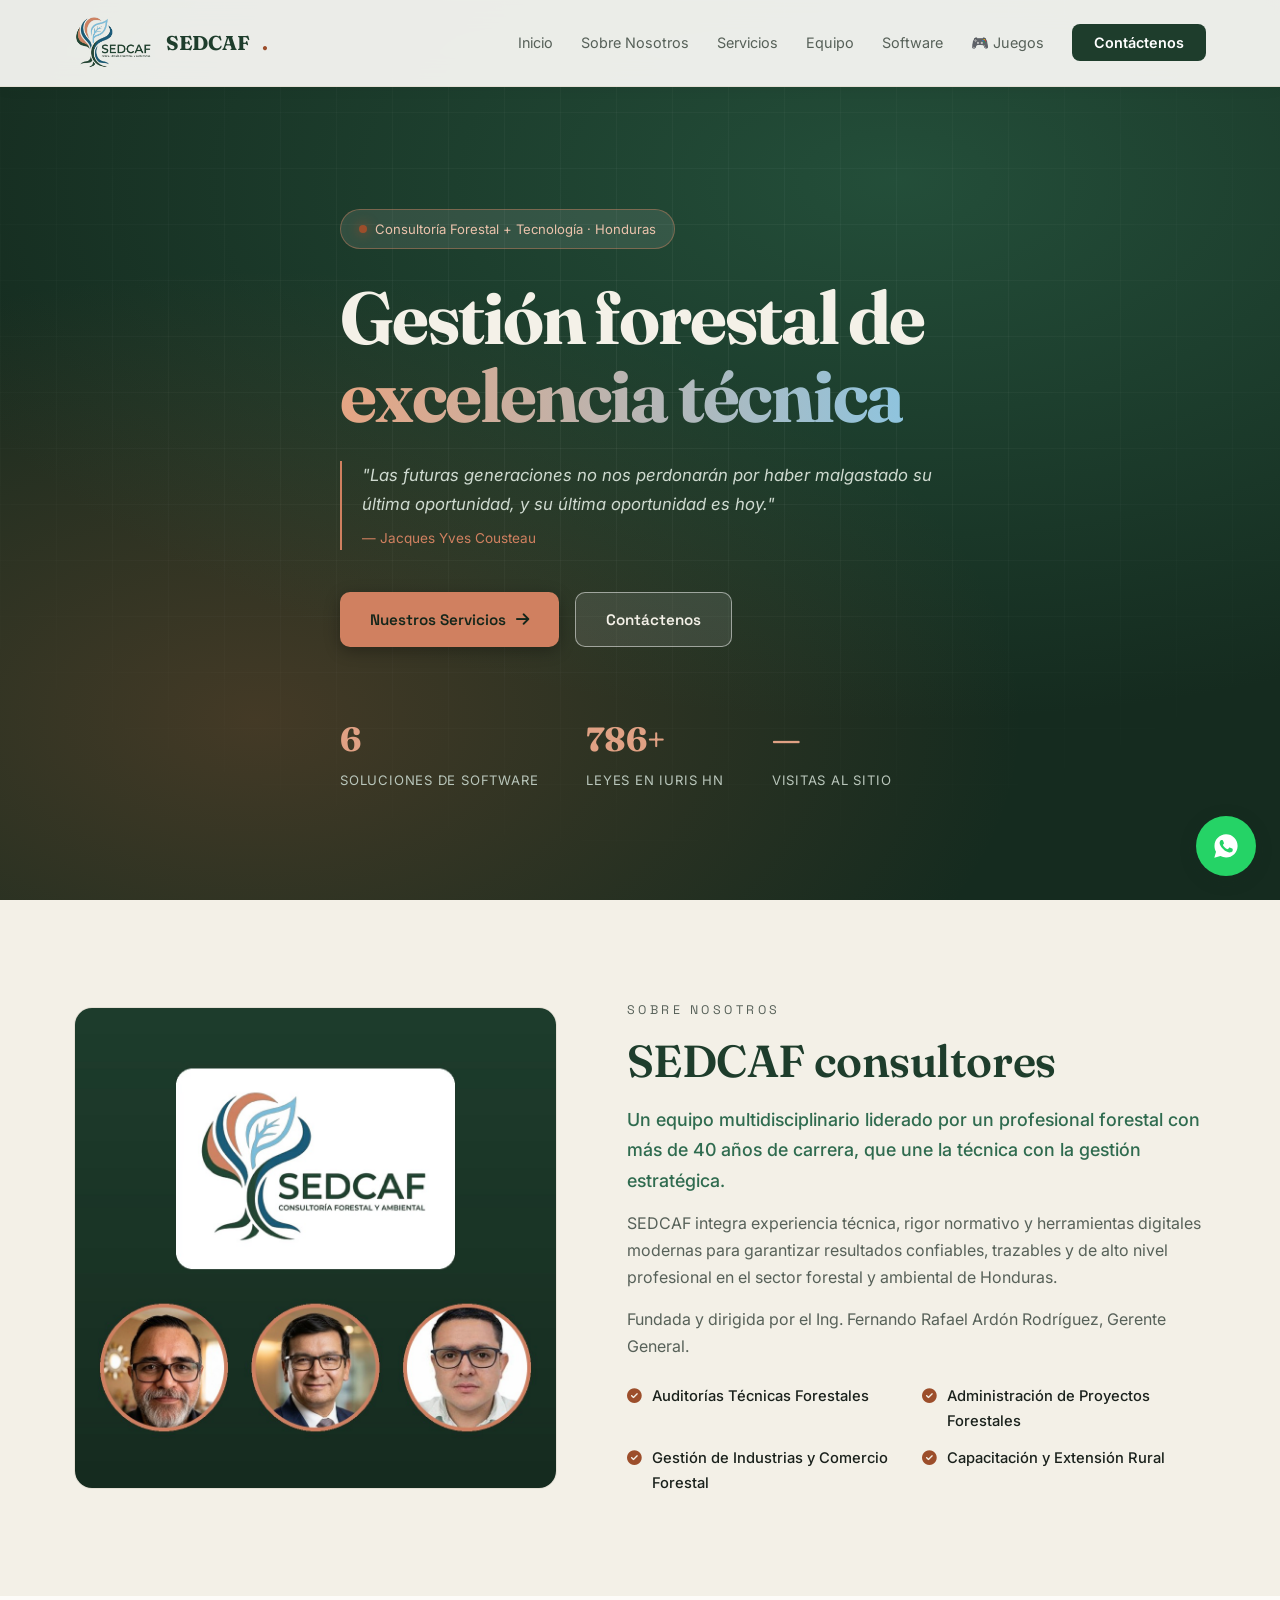
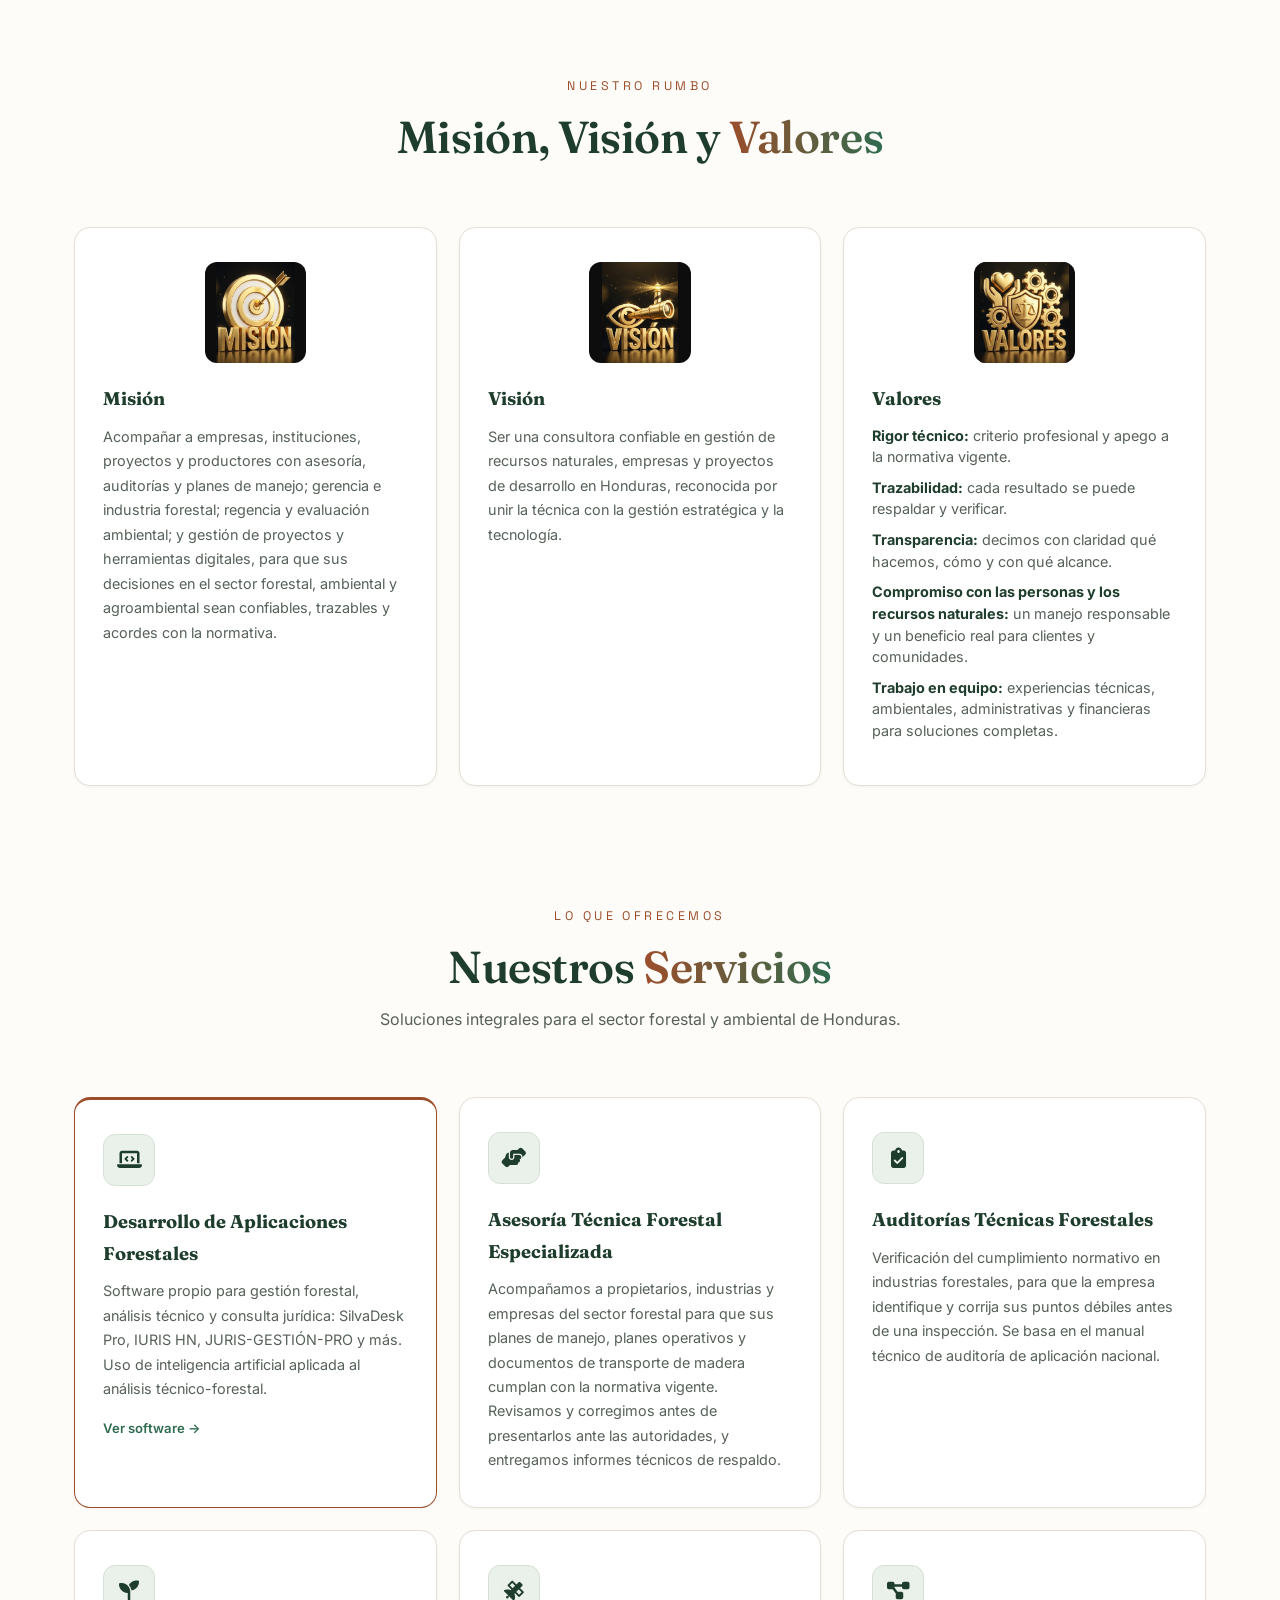
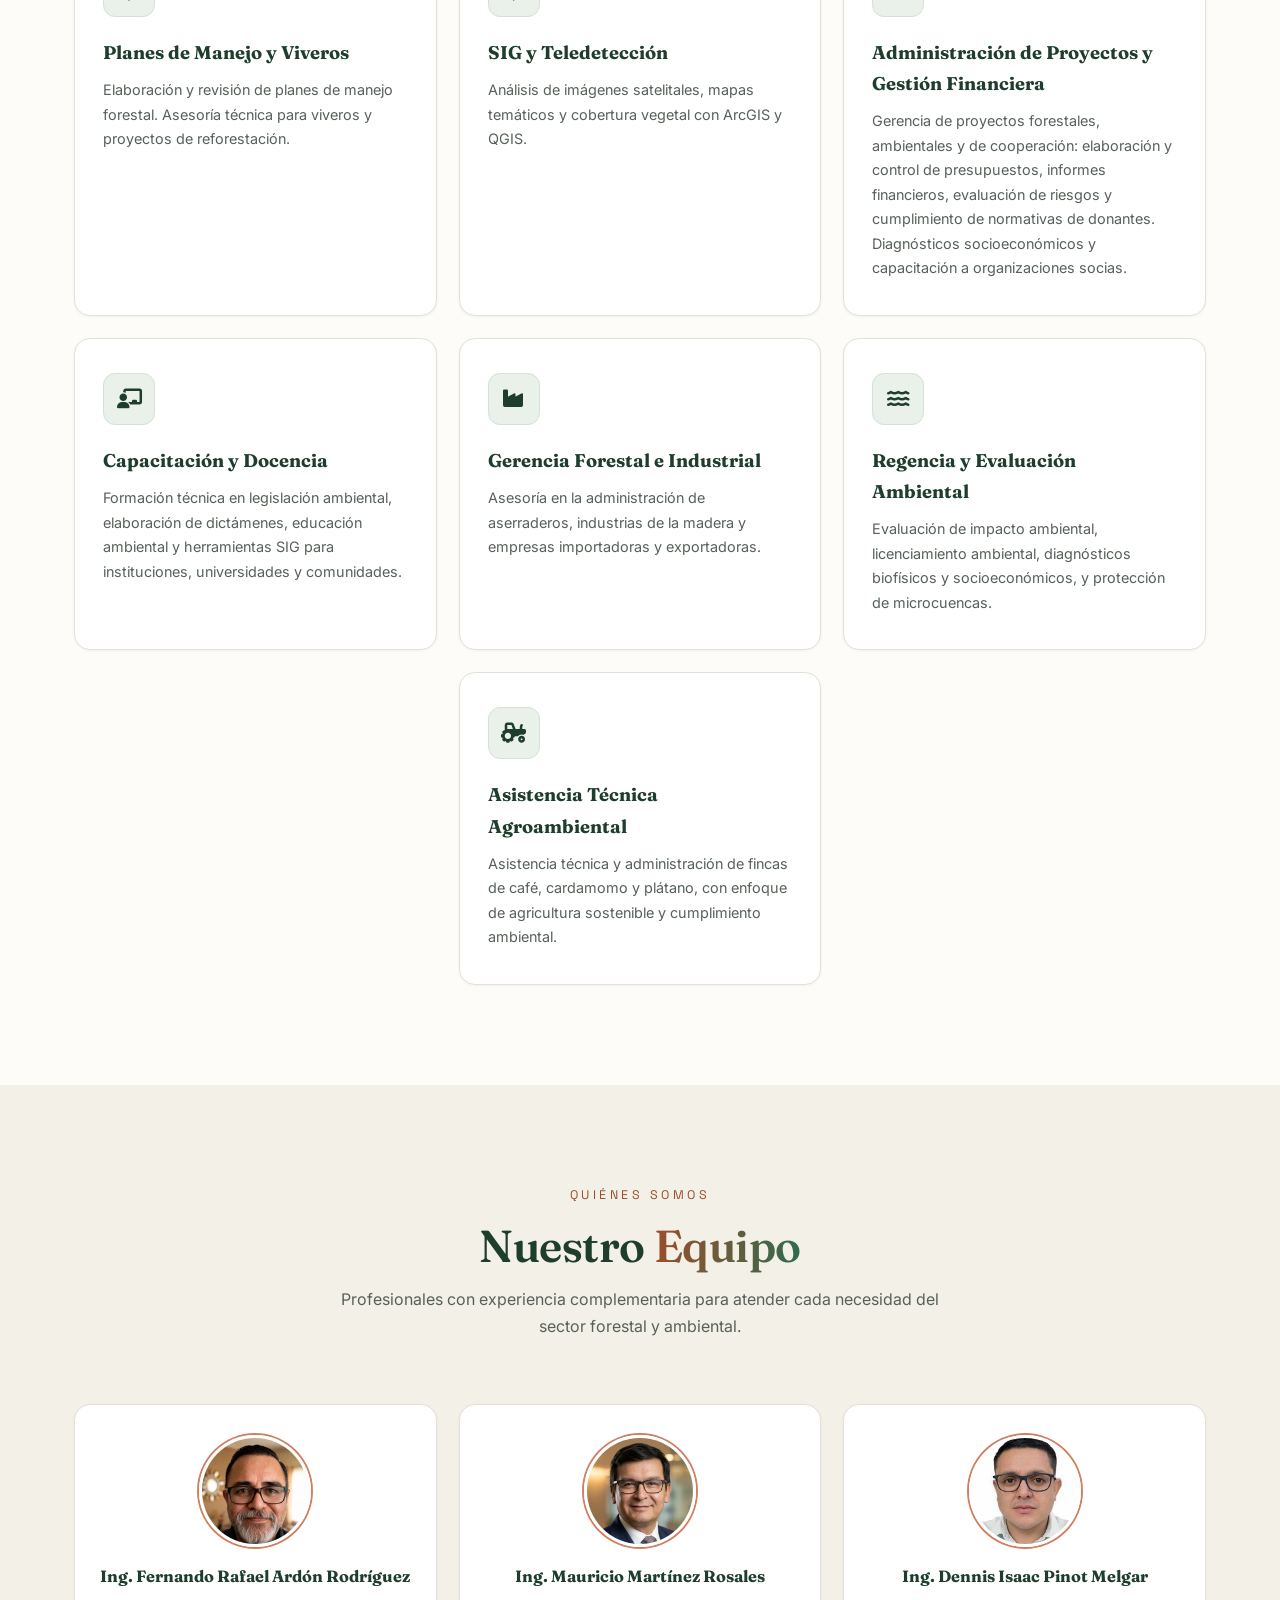
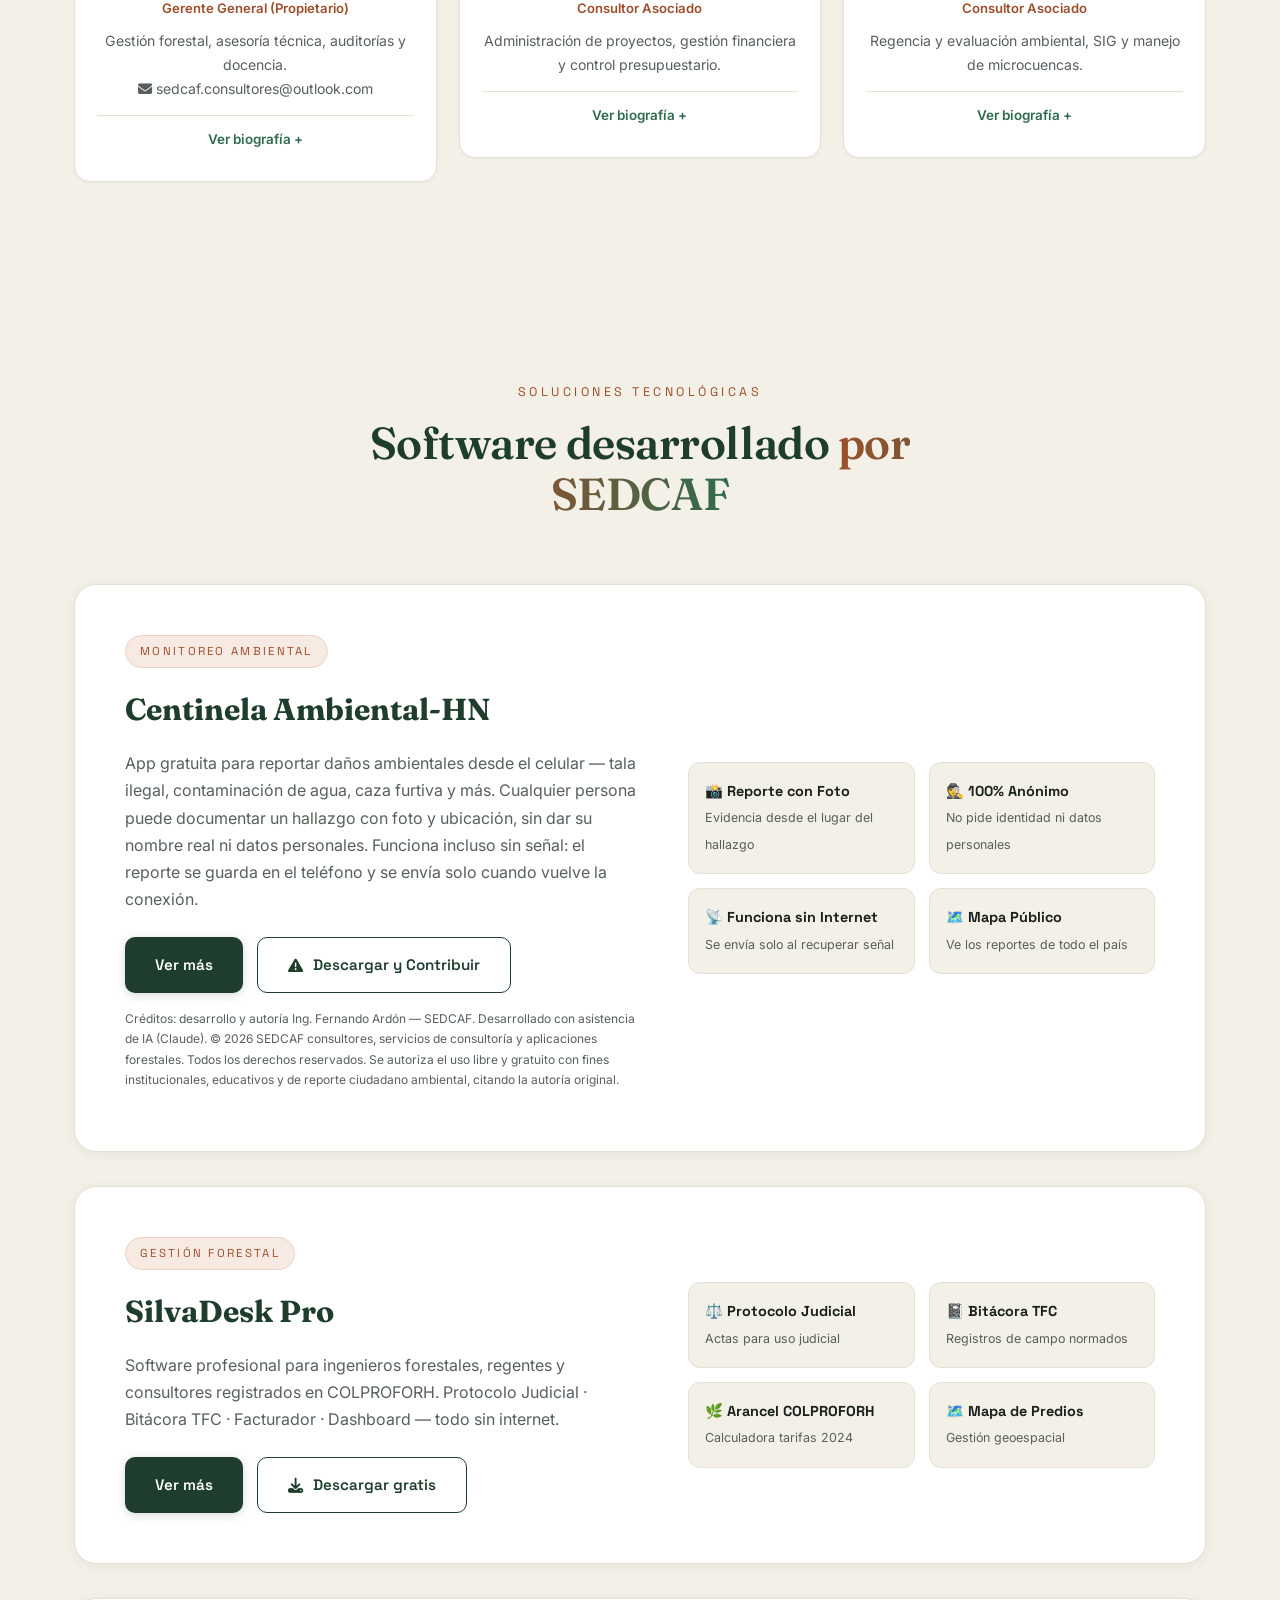
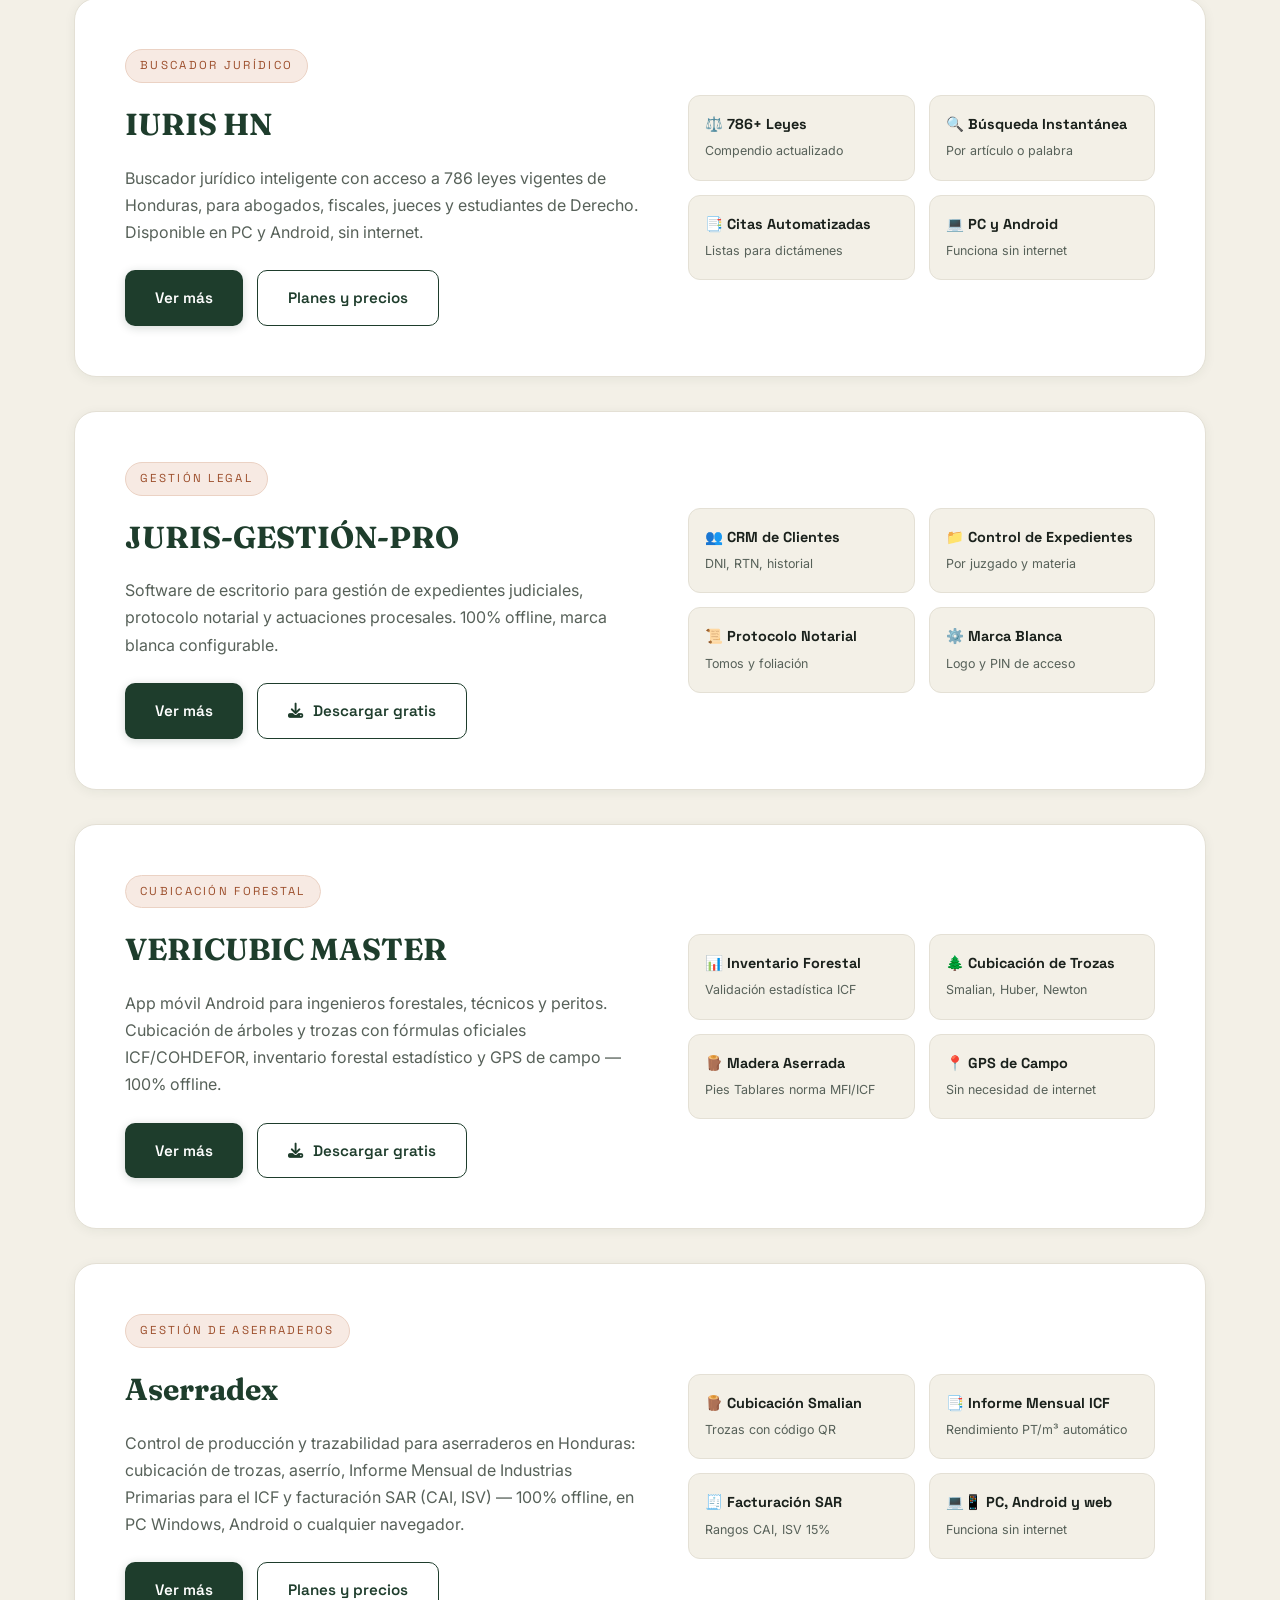
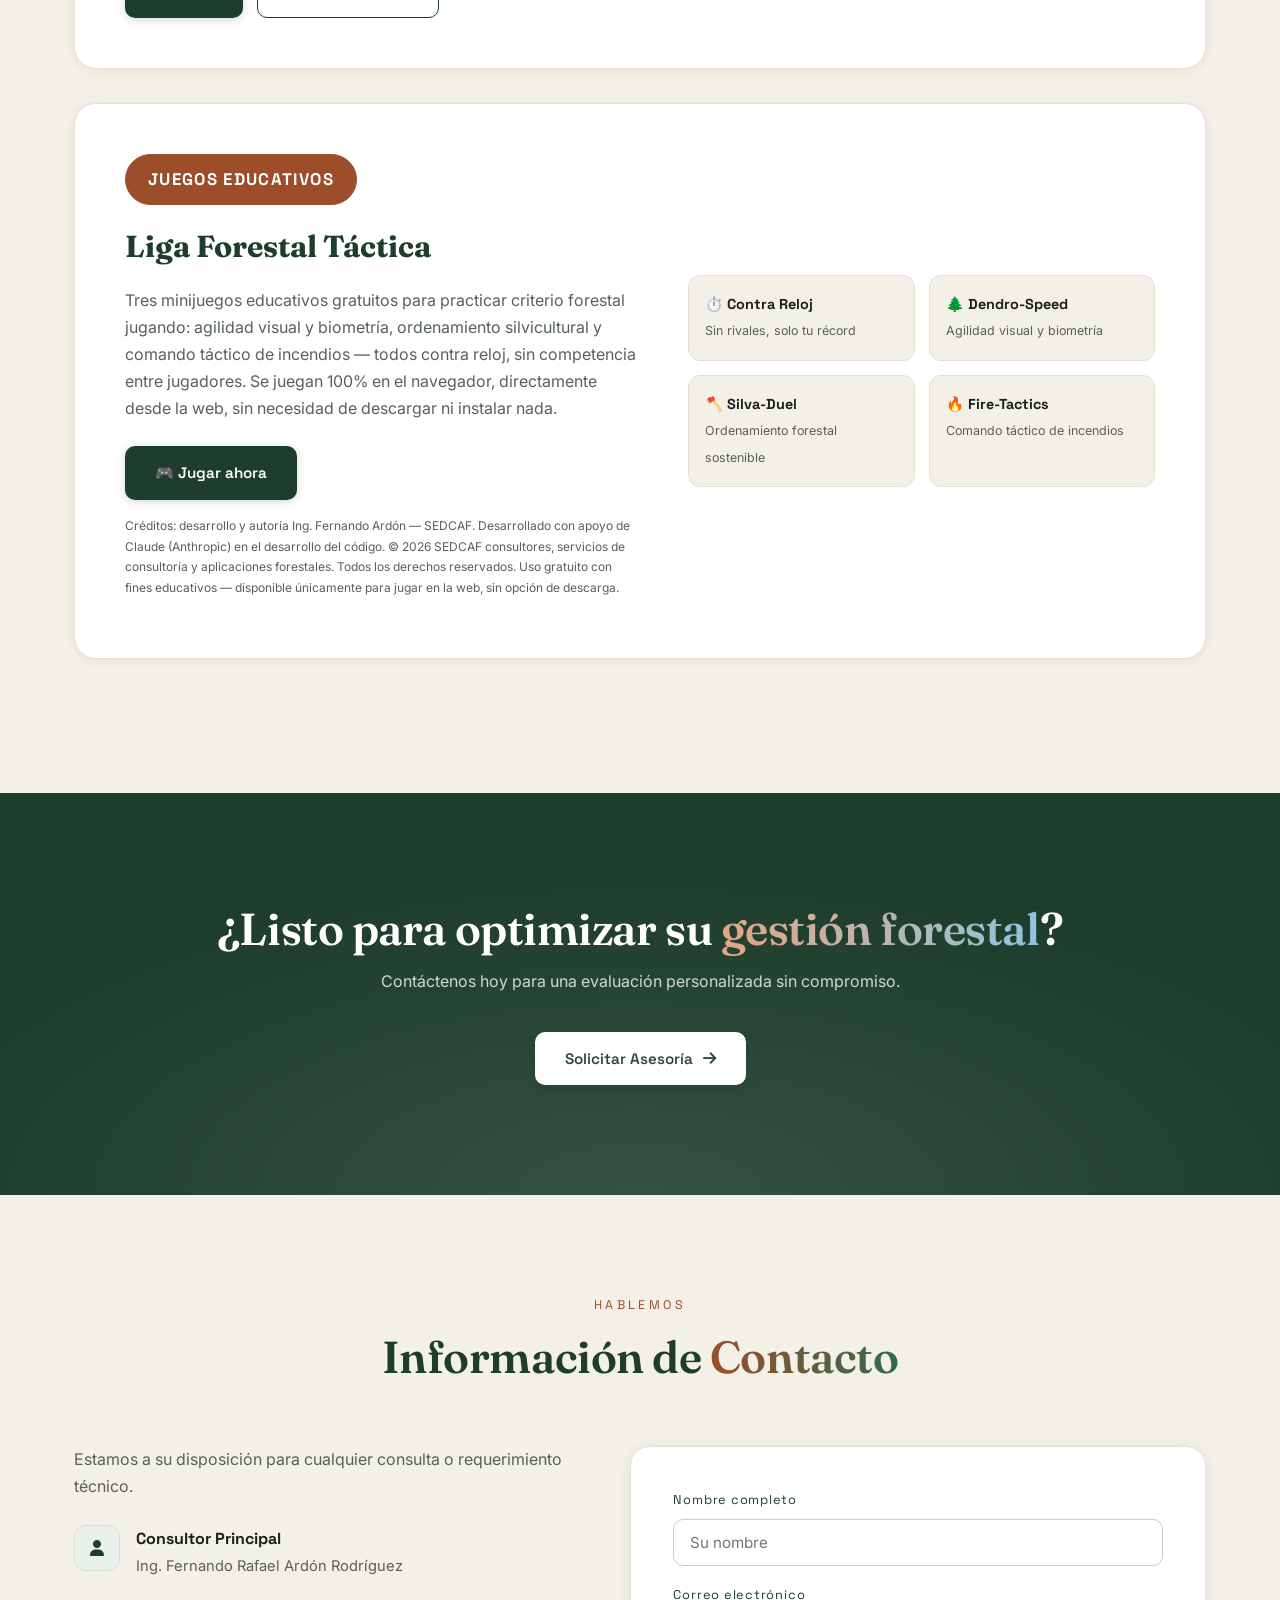
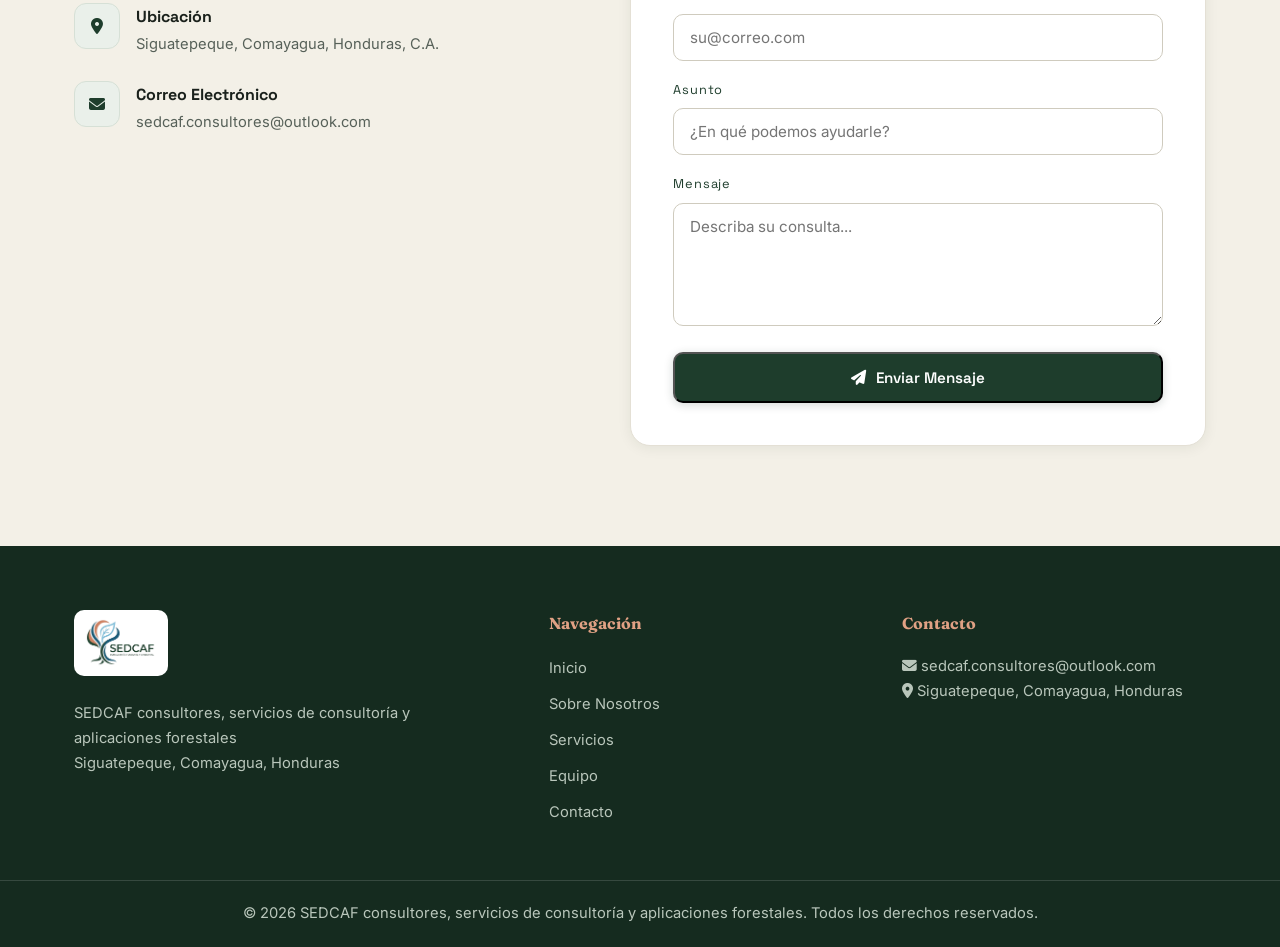
<file: index.html>
<!DOCTYPE html>
<html lang="es">
<head>
<meta charset="UTF-8">
<meta name="viewport" content="width=device-width, initial-scale=1.0">
<title>SEDCAF | Consultoría Forestal</title>
<meta name="description" content="SEDCAF consultores, servicios de consultoría y aplicaciones forestales. Experiencia en gestión forestal, auditorías y proyectos en Honduras.">
<link href="https://fonts.googleapis.com/css2?family=Fraunces:opsz,wght@9..144,400;9..144,600;9..144,700&family=Space+Grotesk:wght@500;600;700&family=Inter:wght@300;400;500;600&display=swap" rel="stylesheet">
<link rel="stylesheet" href="https://cdnjs.cloudflare.com/ajax/libs/font-awesome/6.4.0/css/all.min.css">

<!-- Google Analytics 4 -->
<script async src="https://www.googletagmanager.com/gtag/js?id=G-8VBDD5XT9V"></script>
<script>
  window.dataLayer = window.dataLayer || [];
  function gtag(){dataLayer.push(arguments);}
  gtag('js', new Date());
  gtag('config', 'G-8VBDD5XT9V');
</script>

<style>
:root{
  --bg:#FDFCF9; --bg-2:#F3F0E7; --panel:#FFFFFF; --borde:#E4E0D5;
  --verde:#1E3D2C; --verde-hondo:#152B1F; --verde-medio:#2F6B4F;
  --lima:#9C4E2B; --lima-suave:#D08060; --esmeralda:#1C5875;
  --texto:#1A211C; --gris:#576159;
  --display:'Space Grotesk',sans-serif; --serif:'Fraunces',Georgia,serif; --body:'Inter',sans-serif;
}
*{margin:0;padding:0;box-sizing:border-box}
html{scroll-behavior:smooth}
section[id]{scroll-margin-top:70px}
body{font-family:var(--body);background:var(--bg);color:var(--texto);line-height:1.7}
.container{max-width:1180px;margin:0 auto;padding:0 24px}
a{text-decoration:none;color:inherit}
.section{padding:100px 0}
h2{font-family:var(--serif);font-size:clamp(2rem,4vw,2.8rem);line-height:1.15;letter-spacing:-.01em;color:var(--verde);font-weight:600}
.hero h2,.cta h2,footer h2{color:inherit}
.grad-text{background:linear-gradient(90deg,var(--lima),var(--verde-medio));-webkit-background-clip:text;background-clip:text;color:transparent}
.hero .grad-text{background:linear-gradient(90deg,#E5A583,#8FC4DE);-webkit-background-clip:text;background-clip:text;color:transparent}
.section-label{font-family:var(--display);font-size:.78rem;letter-spacing:.28em;text-transform:uppercase;color:var(--lima);margin-bottom:14px}
.hero .section-label,footer .section-label{color:#E0A184}
.btn{display:inline-flex;align-items:center;gap:10px;padding:14px 30px;border-radius:10px;font-weight:600;font-size:.95rem;transition:.3s;font-family:var(--display)}
.btn-lima{background:var(--verde);color:#FFFFFF;box-shadow:0 2px 10px rgba(21,43,31,.18)}
.hero .btn-lima{background:var(--lima-suave);color:#14251A;box-shadow:0 4px 16px rgba(0,0,0,.3)}
.hero .btn-lima:hover{background:#E0956F}
.btn-lima:hover{background:var(--verde-medio);transform:translateY(-2px)}
.btn-claro{background:#FFFFFF;color:var(--verde);box-shadow:0 2px 12px rgba(0,0,0,.14)}
.btn-claro:hover{background:#F3F0E7;transform:translateY(-2px)}
.btn-ghost{border:1px solid var(--verde);color:var(--verde);background:transparent}
.hero .btn-ghost,.cta .btn-ghost{border-color:rgba(255,255,255,.5);color:#F4F1E8;background:rgba(255,255,255,.10)}
.btn-ghost:hover{background:var(--verde);color:#FFFFFF}
.hero .btn-ghost:hover,.cta .btn-ghost:hover{border-color:#fff;color:#fff;background:rgba(255,255,255,.2)}

/* NAV */
.navbar{position:fixed;top:0;width:100%;z-index:50;background:rgba(253,252,249,.92);backdrop-filter:blur(14px);border-bottom:1px solid var(--borde);box-shadow:0 1px 14px rgba(21,43,31,.06)}
.nav-inner{display:flex;align-items:center;justify-content:space-between;height:86px}
.logo{display:flex;align-items:center;gap:12px;font-family:var(--serif);font-weight:700;font-size:1.25rem}
.logo img{height:56px;width:auto;transition:.3s}
.logo:hover img{transform:scale(1.04)}
.logo{color:var(--verde)}
.logo .dot{color:var(--lima)}
.nav-links{display:flex;gap:28px;list-style:none;align-items:center}
.nav-links a{font-size:.9rem;color:var(--gris);transition:.3s}
.nav-links a:hover{color:var(--lima-suave)}
.nav-cta{background:var(--verde);color:#FFFFFF!important;padding:10px 22px;border-radius:8px;font-weight:600;transition:.3s}
.nav-cta:hover{background:var(--verde-medio)}

/* HERO */
.hero{min-height:100vh;display:flex;align-items:center;position:relative;overflow:hidden;
 background:radial-gradient(ellipse 80% 60% at 70% 20%,rgba(47,107,79,.55),transparent),
            radial-gradient(ellipse 60% 50% at 20% 80%,rgba(176,92,54,.30),transparent),var(--verde-hondo)}
.hero::before{content:"";position:absolute;inset:0;
 background-image:linear-gradient(rgba(255,255,255,.055) 1px,transparent 1px),linear-gradient(90deg,rgba(255,255,255,.055) 1px,transparent 1px);
 background-size:56px 56px;mask-image:radial-gradient(ellipse 70% 60% at 50% 40%,black,transparent)}
.hero-content{position:relative;color:#F4F1E8;max-width:820px;padding-top:100px}
.pill{display:inline-flex;align-items:center;gap:8px;background:rgba(255,255,255,.10);border:1px solid rgba(208,128,96,.45);border-radius:999px;padding:8px 18px;font-size:.82rem;color:#EBC3AC;margin-bottom:30px}
.pill .dot{width:8px;height:8px;border-radius:50%;background:var(--lima);box-shadow:0 0 12px var(--lima)}
.hero h1{font-family:var(--serif);font-size:clamp(2.8rem,6.5vw,4.6rem);line-height:1.06;letter-spacing:-.03em;margin-bottom:26px}
.hero-quote{color:#CFDAD0;max-width:600px;font-size:1.05rem;font-style:italic;border-left:2px solid var(--lima-suave);padding-left:20px;margin-bottom:42px}
.hero-quote cite{display:block;font-style:normal;color:var(--lima-suave);font-size:.85rem;margin-top:8px}
.hero-buttons{display:flex;gap:16px;flex-wrap:wrap}
.stats{display:flex;gap:48px;margin-top:64px;flex-wrap:wrap}
.stat b{font-family:var(--serif);font-size:2.1rem;color:#E0A184}
.stat span{display:block;font-size:.82rem;color:#B9C6BB;letter-spacing:.06em;text-transform:uppercase}

/* ABOUT */
.about{background:var(--bg-2)}
.about-grid{display:grid;grid-template-columns:1fr 1.2fr;gap:70px;align-items:center}
.about-photo-wrap{position:relative}
.about-photo{width:100%;aspect-ratio:1/1;object-fit:cover;object-position:50% 35%;display:block;border-radius:18px;border:1px solid var(--borde)}
.glow-frame{position:absolute;inset:-14px;border:1px solid var(--borde);border-radius:24px;background:var(--bg-2);z-index:-1}
.exp-chip{position:absolute;bottom:-20px;right:-14px;background:var(--verde);border:1px solid var(--verde-hondo);box-shadow:0 8px 24px rgba(21,43,31,.22);border-radius:14px;padding:16px 22px;text-align:center}
.exp-chip b{font-family:var(--serif);font-size:1.8rem;color:#E0A184;display:block;line-height:1.1}
.exp-chip span{font-size:.7rem;letter-spacing:.12em;text-transform:uppercase;color:#C3D0C4}
.about-text .lead{color:var(--verde-medio);font-size:1.12rem;font-weight:500;margin:18px 0 14px}
.about-text p{color:var(--gris);margin-bottom:14px}
.feature-list{list-style:none;margin-top:24px;display:grid;grid-template-columns:1fr 1fr;gap:12px}
.feature-list li{display:flex;gap:10px;font-size:.92rem;font-weight:500}
.feature-list i{color:var(--lima);margin-top:5px}

/* SERVICES */
.section-header{text-align:center;max-width:640px;margin:0 auto 64px}
.section-header .sub{color:var(--gris);margin-top:14px}
.services-grid{display:grid;grid-template-columns:repeat(3,1fr);gap:22px}
.svc{background:var(--panel);border:1px solid var(--borde);border-radius:16px;padding:34px 28px;transition:.35s;position:relative;overflow:hidden;box-shadow:0 1px 3px rgba(21,43,31,.05)}
.svc:last-child:nth-child(3n+1){grid-column:2}
a.svc{display:block;color:inherit;text-decoration:none}
.svc-destacada{border-color:var(--lima);border-top:3px solid var(--lima)}
.svc-destacada .icon{background:#F7EAE3;border-color:#EBD2C4;color:var(--lima)}
.svc::before{content:"";position:absolute;top:0;left:0;width:100%;height:2px;background:linear-gradient(90deg,var(--lima),transparent);opacity:0;transition:.35s}
.svc:hover{transform:translateY(-6px);border-color:var(--verde-medio);box-shadow:0 14px 34px rgba(21,43,31,.13)}
.svc:hover::before{opacity:1}
.svc .icon{width:52px;height:52px;border-radius:12px;background:#EAF0EA;border:1px solid #D6E0D6;color:var(--verde);display:flex;align-items:center;justify-content:center;font-size:1.25rem;margin-bottom:20px}
.svc h3{color:var(--verde);font-family:var(--serif);font-size:1.15rem;margin-bottom:10px}
.svc p{font-size:.9rem;color:var(--gris)}
.mvv{padding:80px 0 20px}
.mvv-grid{display:grid;grid-template-columns:repeat(3,1fr);gap:22px}
.mvv .svc:hover{transform:none}
.mvv-img{display:block;width:33.33%;min-width:96px;aspect-ratio:1/1;object-fit:contain;background:#0d0d0d;border-radius:12px;margin:0 auto 20px}
.mvv-list{list-style:none;padding:0;margin:0}
.mvv-list li{font-size:.9rem;color:var(--gris);margin-bottom:9px;line-height:1.5}
.mvv-list b{color:var(--verde)}
.svc .more{display:inline-block;margin-top:16px;font-size:.82rem;color:var(--verde-medio);font-weight:600}

/* PRODUCTS */
.products{background:var(--bg-2)}
.product-card{background:var(--panel);border:1px solid var(--borde);box-shadow:0 2px 12px rgba(21,43,31,.06);border-radius:22px;padding:50px;display:grid;grid-template-columns:1.1fr 1fr;gap:50px;align-items:center;margin-bottom:34px}
.product-card .tag{display:inline-block;background:#F7EAE3;border:1px solid #EBD2C4;color:var(--lima);font-size:.72rem;letter-spacing:.2em;text-transform:uppercase;padding:6px 14px;border-radius:999px;margin-bottom:16px;font-family:var(--display)}
.product-card .tag-lg{font-size:1.05rem;font-weight:800;letter-spacing:.08em;padding:10px 22px;background:var(--lima);color:#FFFFFF;border-color:var(--lima)}
.product-card h3{color:var(--verde);font-family:var(--serif);font-size:1.9rem;margin-bottom:14px}
.product-card p{color:var(--gris);margin-bottom:10px}
.product-actions{display:flex;gap:14px;margin-top:24px;flex-wrap:wrap}
.grid-chips{display:grid;grid-template-columns:1fr 1fr;gap:14px}
.gchip{background:var(--bg-2);border:1px solid var(--borde);border-radius:12px;padding:16px}
.gchip b{display:block;font-size:.9rem;font-family:var(--display)}
.gchip span{font-size:.78rem;color:var(--gris)}

/* CTA */
.cta{text-align:center;padding:110px 24px;position:relative;overflow:hidden;background:var(--verde);color:#F4F1E8}
.cta h2{color:#FFFFFF}
.cta .grad-text{background:linear-gradient(90deg,#E5A583,#8FC4DE);-webkit-background-clip:text;background-clip:text;color:transparent}
.cta::before{content:"";position:absolute;inset:0;background:radial-gradient(ellipse 60% 80% at 50% 100%,rgba(255,255,255,.10),transparent)}
.cta h2{margin-bottom:14px;position:relative}
.cta p{color:#CFDAD0;margin-bottom:36px;position:relative}

/* CONTACT */
.contact-wrap{display:grid;grid-template-columns:1fr 1.15fr;gap:56px}
.info-item{display:flex;gap:16px;margin-top:24px}
.info-icon{width:46px;height:46px;border-radius:12px;background:#EAF0EA;border:1px solid #D6E0D6;color:var(--verde);display:flex;align-items:center;justify-content:center;flex-shrink:0}
.info-item strong{display:block;font-family:var(--display)}
.info-item span{color:var(--gris);font-size:.92rem}
.form{background:var(--panel);border:1px solid var(--borde);box-shadow:0 2px 14px rgba(21,43,31,.07);border-radius:20px;padding:42px}
.fg{margin-bottom:18px}
.fg label{display:block;font-size:.8rem;color:var(--verde);margin-bottom:8px;font-family:var(--display);letter-spacing:.06em}
.fg input,.fg textarea{width:100%;padding:13px 16px;background:#FFFFFF;border:1px solid #CFCBBE;border-radius:10px;color:var(--texto);font-family:var(--body);font-size:.95rem}
.fg input:focus,.fg textarea:focus{outline:none;border-color:var(--verde-medio);box-shadow:0 0 0 3px rgba(47,107,79,.14)}

/* FOOTER */
footer{padding:64px 0 0;background:var(--verde-hondo);color:#C3D0C4}
.footer-grid{display:grid;grid-template-columns:1.4fr 1fr 1fr;gap:50px;padding-bottom:46px}
footer h4{font-family:var(--serif);color:#E0A184;margin-bottom:16px}
footer ul{list-style:none}
footer li{margin-bottom:9px}
footer p,footer a{color:#B9C6BB;font-size:.92rem}
footer a:hover{color:#E0A184}
.footer-logo{height:66px;width:auto;background:#FFFFFF;border-radius:10px;padding:8px 11px;margin-bottom:16px}
.footer-bottom{border-top:1px solid rgba(255,255,255,.14);padding:20px 0;text-align:center;font-size:.82rem;color:#9BAA9D}
.team{background:var(--bg-2)}
.team-grid{display:grid;grid-template-columns:repeat(auto-fit,minmax(240px,1fr));gap:22px;align-items:start}
.member{background:var(--panel);border:1px solid var(--borde);border-radius:16px;padding:30px 22px;text-align:center;box-shadow:0 1px 3px rgba(21,43,31,.05)}
.member .avatar{width:112px;height:112px;border-radius:50%;overflow:hidden;border:3px solid #fff;box-shadow:0 0 0 2px var(--lima-suave);margin:0 auto 16px}
.member .avatar img{width:100%;height:100%;object-fit:cover;display:block}
.member h3{color:var(--verde);font-family:var(--serif);font-size:1.02rem;margin-bottom:6px}
.member .role{color:var(--lima);font-weight:600;font-size:.82rem;margin-bottom:10px}
.member p{font-size:.88rem;color:var(--gris)}
.bio{margin-top:14px;border-top:1px solid var(--borde);padding-top:12px;text-align:left}
.bio summary{cursor:pointer;color:var(--verde-medio);font-weight:600;font-size:.84rem;text-align:center;list-style:none}
.bio summary::-webkit-details-marker{display:none}
.bio summary::after{content:" +"}
.bio[open] summary::after{content:" −"}
.bio p{margin-top:12px;font-size:.86rem;line-height:1.6}
@media(max-width:1000px){.team-grid{grid-template-columns:repeat(2,1fr)}}
@media(max-width:600px){.team-grid{grid-template-columns:1fr}}
@media(max-width:900px){
 .about-photo{aspect-ratio:1/1;object-position:50% 32%}
 .nav-inner{height:72px}
 .logo img{height:46px}
 .logo{font-size:1.1rem;gap:9px}
 .about-grid,.product-card,.contact-wrap{grid-template-columns:1fr}
 .services-grid,.mvv-grid{grid-template-columns:1fr}
 .svc:last-child:nth-child(3n+1){grid-column:auto}
 .footer-grid{grid-template-columns:1fr}
 .nav-links{display:none}
}

/* BOTON FLOTANTE WHATSAPP */
.wa-float-btn{position:fixed;bottom:24px;right:24px;width:60px;height:60px;background:#25D366;border-radius:50%;display:flex;align-items:center;justify-content:center;box-shadow:0 4px 16px rgba(21,43,31,.28);z-index:9999;text-decoration:none;transition:transform .2s ease,box-shadow .2s ease}
.wa-float-btn:hover{transform:scale(1.08);box-shadow:0 6px 24px rgba(37,211,102,.5)}
@media(max-width:600px){.footer-bottom{padding-bottom:84px}}
@media(max-width:600px){.wa-float-btn{width:52px;height:52px;bottom:16px;right:16px}.wa-float-btn svg{width:24px;height:24px}}
</style>
</head>
<body>

<nav class="navbar">
 <div class="container nav-inner">
  <a href="#" class="logo"><img src="assets/img/logo_sedcaf.png" alt="SEDCAF">SEDCAF<span class="dot">.</span></a>
  <ul class="nav-links">
   <li><a href="#inicio">Inicio</a></li>
   <li><a href="#about">Sobre Nosotros</a></li>
   <li><a href="#servicios">Servicios</a></li><li><a href="#equipo">Equipo</a></li>
   <li><a href="#productos">Software</a></li>
   <li><a href="juegos-forestales/">🎮 Juegos</a></li>
   <li><a href="#contacto" class="nav-cta">Contáctenos</a></li>
  </ul>
 </div>
</nav>

<header id="inicio" class="hero">
 <div class="container hero-content">
  <span class="pill"><span class="dot"></span> Consultoría Forestal + Tecnología · Honduras</span>
  <h1>Gestión forestal de<br><span class="grad-text">excelencia técnica</span></h1>
  <blockquote class="hero-quote">
   "Las futuras generaciones no nos perdonarán por haber malgastado su última oportunidad, y su última oportunidad es hoy."
   <cite>— Jacques Yves Cousteau</cite>
  </blockquote>
  <div class="hero-buttons">
   <a href="#servicios" class="btn btn-lima">Nuestros Servicios <i class="fa-solid fa-arrow-right"></i></a>
   <a href="#contacto" class="btn btn-ghost">Contáctenos</a>
  </div>
  <div class="stats">
   <div class="stat"><b>6</b><span>Soluciones de software</span></div>
   <div class="stat"><b>786+</b><span>Leyes en IURIS HN</span></div>
   <div class="stat"><b id="counter-visitas">—</b><span>Visitas al sitio</span></div>
  </div>
 </div>
</header>

<section id="about" class="section about">
 <div class="container about-grid">
  <div class="about-photo-wrap">
   <div class="glow-frame"></div>
   <img src="assets/img/equipo_sedcaf.jpg" alt="Equipo de SEDCAF consultores" class="about-photo">
  </div>
  <div class="about-text">
   <p class="section-label">Sobre Nosotros</p>
   <h2>SEDCAF consultores</h2>
   <p class="lead">Un equipo multidisciplinario liderado por un profesional forestal con más de 40 años de carrera, que une la técnica con la gestión estratégica.</p>
   <p>SEDCAF integra experiencia técnica, rigor normativo y herramientas digitales modernas para garantizar resultados confiables, trazables y de alto nivel profesional en el sector forestal y ambiental de Honduras.</p>
   <p>Fundada y dirigida por el Ing. Fernando Rafael Ardón Rodríguez, Gerente General.</p>
   <ul class="feature-list">
    <li><i class="fa-solid fa-circle-check"></i> Auditorías Técnicas Forestales</li>
    <li><i class="fa-solid fa-circle-check"></i> Administración de Proyectos Forestales</li>
    <li><i class="fa-solid fa-circle-check"></i> Gestión de Industrias y Comercio Forestal</li>
    <li><i class="fa-solid fa-circle-check"></i> Capacitación y Extensión Rural</li>
   </ul>
  </div>
 </div>
</section>

<section id="mision" class="section mvv">
 <div class="container">
  <div class="section-header">
   <p class="section-label">Nuestro Rumbo</p>
   <h2>Misión, Visión y <span class="grad-text">Valores</span></h2>
  </div>
  <div class="mvv-grid">
   <div class="svc"><img src="assets/img/mision.png" alt="Misión" class="mvv-img" loading="lazy"><h3>Misión</h3><p>Acompañar a empresas, instituciones, proyectos y productores con asesoría, auditorías y planes de manejo; gerencia e industria forestal; regencia y evaluación ambiental; y gestión de proyectos y herramientas digitales, para que sus decisiones en el sector forestal, ambiental y agroambiental sean confiables, trazables y acordes con la normativa.</p></div>
   <div class="svc"><img src="assets/img/vision.png" alt="Visión" class="mvv-img" loading="lazy"><h3>Visión</h3><p>Ser una consultora confiable en gestión de recursos naturales, empresas y proyectos de desarrollo en Honduras, reconocida por unir la técnica con la gestión estratégica y la tecnología.</p></div>
   <div class="svc"><img src="assets/img/valores.png" alt="Valores" class="mvv-img" loading="lazy"><h3>Valores</h3>
    <ul class="mvv-list">
     <li><b>Rigor técnico:</b> criterio profesional y apego a la normativa vigente.</li>
     <li><b>Trazabilidad:</b> cada resultado se puede respaldar y verificar.</li>
     <li><b>Transparencia:</b> decimos con claridad qué hacemos, cómo y con qué alcance.</li>
     <li><b>Compromiso con las personas y los recursos naturales:</b> un manejo responsable y un beneficio real para clientes y comunidades.</li>
     <li><b>Trabajo en equipo:</b> experiencias técnicas, ambientales, administrativas y financieras para soluciones completas.</li>
    </ul></div>
  </div>
 </div>
</section>

<section id="servicios" class="section">
 <div class="container">
  <div class="section-header">
   <p class="section-label">Lo Que Ofrecemos</p>
   <h2>Nuestros <span class="grad-text">Servicios</span></h2>
   <p class="sub">Soluciones integrales para el sector forestal y ambiental de Honduras.</p>
  </div>
  <div class="services-grid">
   <a href="#productos" class="svc svc-destacada"><div class="icon"><i class="fa-solid fa-laptop-code"></i></div><h3>Desarrollo de Aplicaciones Forestales</h3><p>Software propio para gestión forestal, análisis técnico y consulta jurídica: SilvaDesk Pro, IURIS HN, JURIS-GESTIÓN-PRO y más. Uso de inteligencia artificial aplicada al análisis técnico-forestal.</p><span class="more">Ver software →</span></a>
   <div class="svc"><div class="icon"><i class="fa-solid fa-handshake-angle"></i></div><h3>Asesoría Técnica Forestal Especializada</h3><p>Acompañamos a propietarios, industrias y empresas del sector forestal para que sus planes de manejo, planes operativos y documentos de transporte de madera cumplan con la normativa vigente. Revisamos y corregimos antes de presentarlos ante las autoridades, y entregamos informes técnicos de respaldo.</p></div>
   <div class="svc"><div class="icon"><i class="fa-solid fa-clipboard-check"></i></div><h3>Auditorías Técnicas Forestales</h3><p>Verificación del cumplimiento normativo en industrias forestales, para que la empresa identifique y corrija sus puntos débiles antes de una inspección. Se basa en el manual técnico de auditoría de aplicación nacional.</p></div>
   <div class="svc"><div class="icon"><i class="fa-solid fa-seedling"></i></div><h3>Planes de Manejo y Viveros</h3><p>Elaboración y revisión de planes de manejo forestal. Asesoría técnica para viveros y proyectos de reforestación.</p></div>
   <div class="svc"><div class="icon"><i class="fa-solid fa-satellite"></i></div><h3>SIG y Teledetección</h3><p>Análisis de imágenes satelitales, mapas temáticos y cobertura vegetal con ArcGIS y QGIS.</p></div>
   <div class="svc"><div class="icon"><i class="fa-solid fa-diagram-project"></i></div><h3>Administración de Proyectos y Gestión Financiera</h3><p>Gerencia de proyectos forestales, ambientales y de cooperación: elaboración y control de presupuestos, informes financieros, evaluación de riesgos y cumplimiento de normativas de donantes. Diagnósticos socioeconómicos y capacitación a organizaciones socias.</p></div>
   <div class="svc"><div class="icon"><i class="fa-solid fa-chalkboard-user"></i></div><h3>Capacitación y Docencia</h3><p>Formación técnica en legislación ambiental, elaboración de dictámenes, educación ambiental y herramientas SIG para instituciones, universidades y comunidades.</p></div>
   <div class="svc"><div class="icon"><i class="fa-solid fa-industry"></i></div><h3>Gerencia Forestal e Industrial</h3><p>Asesoría en la administración de aserraderos, industrias de la madera y empresas importadoras y exportadoras.</p></div>
   <div class="svc"><div class="icon"><i class="fa-solid fa-water"></i></div><h3>Regencia y Evaluación Ambiental</h3><p>Evaluación de impacto ambiental, licenciamiento ambiental, diagnósticos biofísicos y socioeconómicos, y protección de microcuencas.</p></div>
   <div class="svc"><div class="icon"><i class="fa-solid fa-tractor"></i></div><h3>Asistencia Técnica Agroambiental</h3><p>Asistencia técnica y administración de fincas de café, cardamomo y plátano, con enfoque de agricultura sostenible y cumplimiento ambiental.</p></div>
  </div>
 </div>
</section>

<section id="equipo" class="section team">
 <div class="container">
  <div class="section-header">
   <p class="section-label">Quiénes Somos</p>
   <h2>Nuestro <span class="grad-text">Equipo</span></h2>
   <p class="sub">Profesionales con experiencia complementaria para atender cada necesidad del sector forestal y ambiental.</p>
  </div>
  <div class="team-grid">
   <div class="member"><div class="avatar"><img src="assets/img/equipo/fernando.jpg" alt="Ing. Fernando Rafael Ardón Rodríguez" loading="lazy"></div><h3>Ing. Fernando Rafael Ardón Rodríguez</h3><p class="role">Gerente General (Propietario)</p><p>Gestión forestal, asesoría técnica, auditorías y docencia.</p><p><i class="fa-solid fa-envelope"></i> sedcaf.consultores@outlook.com</p><details class="bio"><summary>Ver biografía</summary><p>Ingeniero Forestal con orientación en Industrias Forestales y Dasónomo, con más de 40 años de trayectoria en el sector forestal de Honduras como consultor, gerente, asesor técnico, instructor y administrador. Realizó auditorías técnicas en industrias forestales para el ICF y elaboró un manual de auditoría de aplicación nacional. Hoy dirige SEDCAF, desarrolla aplicaciones forestales y comparte su experiencia en la docencia.</p></details></div>
   <div class="member"><div class="avatar"><img src="assets/img/equipo/mauricio.jpg" alt="Ing. Mauricio Martínez Rosales" loading="lazy"></div><h3>Ing. Mauricio Martínez Rosales</h3><p class="role">Consultor Asociado</p><p>Administración de proyectos, gestión financiera y control presupuestario.</p><details class="bio"><summary>Ver biografía</summary><p>Ingeniero en Computación con Maestría en Ingeniería Económica y Financiera, y más de 30 años de trayectoria en administración de proyectos, gestión financiera y control de proyectos en entornos internacionales y de cooperación. Tiene más de 15 años de trayectoria en el Instituto Nacional Demócrata (NDI), en Tegucigalpa, donde avanzó desde asistente de contabilidad hasta gerente y director administrativo y financiero, y fue Administrador de Subconvenios Sénior para la región de América Latina y el Caribe: revisó propuestas y presupuestos de organizaciones socias, evaluó riesgos, dio seguimiento a la ejecución presupuestaria y capacitó a socios locales en el cumplimiento de normativas de donantes. Desde octubre de 2025 es consultor en administración de subconvenios en el NDI. Antes dirigió oficinas de administración de proyectos en empresas de tecnología en México. En SEDCAF apoya la administración y el seguimiento de proyectos, el control de presupuestos y riesgos, y la documentación de metodologías y estándares.</p></details></div>
   <div class="member"><div class="avatar"><img src="assets/img/equipo/dennis.jpg" alt="Ing. Dennis Isaac Pinot Melgar" loading="lazy"></div><h3>Ing. Dennis Isaac Pinot Melgar</h3><p class="role">Consultor Asociado</p><p>Regencia y evaluación ambiental, SIG y manejo de microcuencas.</p><details class="bio"><summary>Ver biografía</summary><p>Ingeniero en Recursos Naturales y Ambiente, regente y evaluador ambiental y Prestador de Servicios Ambientales. Fue Perito Técnico de investigación en delitos ambientales en la Fiscalía Especial de Medio Ambiente (2023–2026). Ha elaborado estudios de impacto ambiental, diagnósticos biofísicos y socioeconómicos, declaratorias de microcuencas en Olancho y mapas de riesgo, con manejo avanzado de SIG. Cuenta con 12 años de experiencia en su área, incluida la administración y la asistencia técnica en fincas de café, cardamomo y plátano. Cursa la Licenciatura en Derecho.</p></details></div>
  </div>
 </div>
</section>

<section id="productos" class="section products">
 <div class="container">
  <div class="section-header">
   <p class="section-label">Soluciones Tecnológicas</p>
   <h2>Software desarrollado <span class="grad-text">por SEDCAF</span></h2>
  </div>

  <div class="product-card">
   <div>
    <span class="tag">Monitoreo Ambiental</span>
    <h3>Centinela Ambiental-HN</h3>
    <p>App gratuita para reportar daños ambientales desde el celular — tala ilegal, contaminación de agua, caza furtiva y más. Cualquier persona puede documentar un hallazgo con foto y ubicación, sin dar su nombre real ni datos personales. Funciona incluso sin señal: el reporte se guarda en el teléfono y se envía solo cuando vuelve la conexión.</p>
    <div class="product-actions">
     <a href="https://ferardon.github.io/sedcaf/centinela/" class="btn btn-lima">Ver más</a>
     <a href="https://ferardon.github.io/centinela-ambiental-hn/" class="btn btn-ghost" onclick="gtag('event','download_click',{product:'CentinelaAmbiental'})"><i class="fa-solid fa-triangle-exclamation"></i> Descargar y Contribuir</a>
    </div>
    <p style="font-size:.75rem; color:var(--gris); margin-top:16px;">Créditos: desarrollo y autoría Ing. Fernando Ardón — SEDCAF. Desarrollado con asistencia de IA (Claude). © 2026 SEDCAF consultores, servicios de consultoría y aplicaciones forestales. Todos los derechos reservados. Se autoriza el uso libre y gratuito con fines institucionales, educativos y de reporte ciudadano ambiental, citando la autoría original.</p>
   </div>
   <div class="grid-chips">
    <div class="gchip"><b>📸 Reporte con Foto</b><span>Evidencia desde el lugar del hallazgo</span></div>
    <div class="gchip"><b>🕵️ 100% Anónimo</b><span>No pide identidad ni datos personales</span></div>
    <div class="gchip"><b>📡 Funciona sin Internet</b><span>Se envía solo al recuperar señal</span></div>
    <div class="gchip"><b>🗺️ Mapa Público</b><span>Ve los reportes de todo el país</span></div>
   </div>
  </div>

  <div class="product-card">
   <div>
    <span class="tag">Gestión Forestal</span>
    <h3>SilvaDesk Pro</h3>
    <p>Software profesional para ingenieros forestales, regentes y consultores registrados en COLPROFORH. Protocolo Judicial · Bitácora TFC · Facturador · Dashboard — todo sin internet.</p>
    <div class="product-actions">
     <a href="https://ferardon.github.io/SilvaDeskPro/" class="btn btn-lima">Ver más</a>
     <a href="https://github.com/FerArdon/SilvaDeskPro/releases/latest" class="btn btn-ghost" onclick="gtag('event','download_click',{product:'SilvaDeskPro'})"><i class="fa-solid fa-download"></i> Descargar gratis</a>
    </div>
   </div>
   <div class="grid-chips">
    <div class="gchip"><b>⚖️ Protocolo Judicial</b><span>Actas para uso judicial</span></div>
    <div class="gchip"><b>📓 Bitácora TFC</b><span>Registros de campo normados</span></div>
    <div class="gchip"><b>🌿 Arancel COLPROFORH</b><span>Calculadora tarifas 2024</span></div>
    <div class="gchip"><b>🗺️ Mapa de Predios</b><span>Gestión geoespacial</span></div>
   </div>
  </div>

  <div class="product-card">
   <div>
    <span class="tag">Buscador Jurídico</span>
    <h3>IURIS HN</h3>
    <p>Buscador jurídico inteligente con acceso a 786 leyes vigentes de Honduras, para abogados, fiscales, jueces y estudiantes de Derecho. Disponible en PC y Android, sin internet.</p>
    <div class="product-actions">
     <a href="https://ferardon.github.io/sedcaf/iurishn/" class="btn btn-lima">Ver más</a>
     <a href="https://ferardon.github.io/sedcaf/iurishn/#precios" class="btn btn-ghost">Planes y precios</a>
    </div>
   </div>
   <div class="grid-chips">
    <div class="gchip"><b>⚖️ 786+ Leyes</b><span>Compendio actualizado</span></div>
    <div class="gchip"><b>🔍 Búsqueda Instantánea</b><span>Por artículo o palabra</span></div>
    <div class="gchip"><b>📑 Citas Automatizadas</b><span>Listas para dictámenes</span></div>
    <div class="gchip"><b>💻 PC y Android</b><span>Funciona sin internet</span></div>
   </div>
  </div>

  <div class="product-card">
   <div>
    <span class="tag">Gestión Legal</span>
    <h3>JURIS-GESTIÓN-PRO</h3>
    <p>Software de escritorio para gestión de expedientes judiciales, protocolo notarial y actuaciones procesales. 100% offline, marca blanca configurable.</p>
    <div class="product-actions">
     <a href="https://ferardon.github.io/JURIS-GESTION-PRO/" class="btn btn-lima">Ver más</a>
     <a href="https://github.com/FerArdon/JURIS-GESTION-PRO/releases/latest" class="btn btn-ghost" onclick="gtag('event','download_click',{product:'JURIS-GESTION-PRO'})"><i class="fa-solid fa-download"></i> Descargar gratis</a>
    </div>
   </div>
   <div class="grid-chips">
    <div class="gchip"><b>👥 CRM de Clientes</b><span>DNI, RTN, historial</span></div>
    <div class="gchip"><b>📁 Control de Expedientes</b><span>Por juzgado y materia</span></div>
    <div class="gchip"><b>📜 Protocolo Notarial</b><span>Tomos y foliación</span></div>
    <div class="gchip"><b>⚙️ Marca Blanca</b><span>Logo y PIN de acceso</span></div>
   </div>
  </div>

  <div class="product-card">
   <div>
    <span class="tag">Cubicación Forestal</span>
    <h3>VERICUBIC MASTER</h3>
    <p>App móvil Android para ingenieros forestales, técnicos y peritos. Cubicación de árboles y trozas con fórmulas oficiales ICF/COHDEFOR, inventario forestal estadístico y GPS de campo — 100% offline.</p>
    <div class="product-actions">
     <a href="https://ferardon.github.io/VericubicMaster/" class="btn btn-lima">Ver más</a>
     <a href="https://github.com/FerArdon/VericubicMaster/releases/latest" class="btn btn-ghost" onclick="gtag('event','download_click',{product:'VericubicMaster'})"><i class="fa-solid fa-download"></i> Descargar gratis</a>
    </div>
   </div>
   <div class="grid-chips">
    <div class="gchip"><b>📊 Inventario Forestal</b><span>Validación estadística ICF</span></div>
    <div class="gchip"><b>🌲 Cubicación de Trozas</b><span>Smalian, Huber, Newton</span></div>
    <div class="gchip"><b>🪵 Madera Aserrada</b><span>Pies Tablares norma MFI/ICF</span></div>
    <div class="gchip"><b>📍 GPS de Campo</b><span>Sin necesidad de internet</span></div>
   </div>
  </div>

  <div class="product-card">
   <div>
    <span class="tag">Gestión de Aserraderos</span>
    <h3>Aserradex</h3>
    <p>Control de producción y trazabilidad para aserraderos en Honduras: cubicación de trozas, aserrío, Informe Mensual de Industrias Primarias para el ICF y facturación SAR (CAI, ISV) — 100% offline, en PC Windows, Android o cualquier navegador.</p>
    <div class="product-actions">
     <a href="https://ferardon.github.io/sedcaf/aserradex/" class="btn btn-lima">Ver más</a>
     <a href="https://ferardon.github.io/ASERRADEX_APP/#precios" class="btn btn-ghost">Planes y precios</a>
    </div>
   </div>
   <div class="grid-chips">
    <div class="gchip"><b>🪵 Cubicación Smalian</b><span>Trozas con código QR</span></div>
    <div class="gchip"><b>📑 Informe Mensual ICF</b><span>Rendimiento PT/m³ automático</span></div>
    <div class="gchip"><b>🧾 Facturación SAR</b><span>Rangos CAI, ISV 15%</span></div>
    <div class="gchip"><b>💻📱 PC, Android y web</b><span>Funciona sin internet</span></div>
   </div>
  </div>

  <div class="product-card">
   <div>
    <span class="tag tag-lg">Juegos Educativos</span>
    <h3>Liga Forestal Táctica</h3>
    <p>Tres minijuegos educativos gratuitos para practicar criterio forestal jugando: agilidad visual y biometría, ordenamiento silvicultural y comando táctico de incendios — todos contra reloj, sin competencia entre jugadores. Se juegan 100% en el navegador, directamente desde la web, sin necesidad de descargar ni instalar nada.</p>
    <div class="product-actions">
     <a href="https://ferardon.github.io/sedcaf/juegos-forestales/" class="btn btn-lima">🎮 Jugar ahora</a>
    </div>
    <p style="font-size:.75rem; color:var(--gris); margin-top:16px;">Créditos: desarrollo y autoría Ing. Fernando Ardón — SEDCAF. Desarrollado con apoyo de Claude (Anthropic) en el desarrollo del código. © 2026 SEDCAF consultores, servicios de consultoría y aplicaciones forestales. Todos los derechos reservados. Uso gratuito con fines educativos — disponible únicamente para jugar en la web, sin opción de descarga.</p>
   </div>
   <div class="grid-chips">
    <div class="gchip"><b>⏱️ Contra Reloj</b><span>Sin rivales, solo tu récord</span></div>
    <div class="gchip"><b>🌲 Dendro-Speed</b><span>Agilidad visual y biometría</span></div>
    <div class="gchip"><b>🪓 Silva-Duel</b><span>Ordenamiento forestal sostenible</span></div>
    <div class="gchip"><b>🔥 Fire-Tactics</b><span>Comando táctico de incendios</span></div>
   </div>
  </div>
 </div>
</section>

<section class="cta">
 <h2>¿Listo para optimizar su <span class="grad-text">gestión forestal</span>?</h2>
 <p>Contáctenos hoy para una evaluación personalizada sin compromiso.</p>
 <a href="#contacto" class="btn btn-claro">Solicitar Asesoría <i class="fa-solid fa-arrow-right"></i></a>
</section>

<section id="contacto" class="section about">
 <div class="container">
  <div class="section-header">
   <p class="section-label">Hablemos</p>
   <h2>Información de <span class="grad-text">Contacto</span></h2>
  </div>
  <div class="contact-wrap">
   <div>
    <p style="color:var(--gris)">Estamos a su disposición para cualquier consulta o requerimiento técnico.</p>
    <div class="info-item"><div class="info-icon"><i class="fa-solid fa-user"></i></div><div><strong>Consultor Principal</strong><span>Ing. Fernando Rafael Ardón Rodríguez</span></div></div>
    <div class="info-item"><div class="info-icon"><i class="fa-solid fa-location-dot"></i></div><div><strong>Ubicación</strong><span>Siguatepeque, Comayagua, Honduras, C.A.</span></div></div>
    <div class="info-item"><div class="info-icon"><i class="fa-solid fa-envelope"></i></div><div><strong>Correo Electrónico</strong><span>sedcaf.consultores@outlook.com</span></div></div>
   </div>
   <form class="form">
    <div class="fg"><label>Nombre completo</label><input type="text" placeholder="Su nombre"></div>
    <div class="fg"><label>Correo electrónico</label><input type="email" placeholder="su@correo.com"></div>
    <div class="fg"><label>Asunto</label><input type="text" placeholder="¿En qué podemos ayudarle?"></div>
    <div class="fg"><label>Mensaje</label><textarea rows="5" placeholder="Describa su consulta..."></textarea></div>
    <button type="submit" class="btn btn-lima" style="width:100%;justify-content:center"><i class="fa-solid fa-paper-plane"></i> Enviar Mensaje</button>
    <p id="form-aviso" style="color:var(--gris);font-size:.85rem;margin-top:10px;display:none">Se abrirá su programa de correo con el mensaje listo para enviar. Si no se abre, escríbanos a sedcaf.consultores@outlook.com</p>
   </form>
  </div>
 </div>
</section>

<footer>
 <div class="container footer-grid">
  <div>
   <img src="assets/img/logo_sedcaf.png" alt="SEDCAF" class="footer-logo">
   <p>SEDCAF consultores, servicios de consultoría y aplicaciones forestales<br>Siguatepeque, Comayagua, Honduras</p>
  </div>
  <div>
   <h4>Navegación</h4>
   <ul><li><a href="#inicio">Inicio</a></li><li><a href="#about">Sobre Nosotros</a></li><li><a href="#servicios">Servicios</a></li><li><a href="#equipo">Equipo</a></li><li><a href="#contacto">Contacto</a></li></ul>
  </div>
  <div>
   <h4>Contacto</h4>
   <p><i class="fa-solid fa-envelope"></i> sedcaf.consultores@outlook.com</p>
   <p><i class="fa-solid fa-location-dot"></i> Siguatepeque, Comayagua, Honduras</p>
  </div>
 </div>
 <div class="footer-bottom">
  <p>© 2026 SEDCAF consultores, servicios de consultoría y aplicaciones forestales. Todos los derechos reservados.</p>
 </div>
</footer>

<script>
  // Contador de visitas gratuito (abacus)
  fetch('https://abacus.jasoncameron.dev/hit/ferardon.github.io-sedcaf/visits')
    .then(r => r.json())
    .then(data => {
      var el = document.getElementById('counter-visitas');
      if (el) el.textContent = data.value ? data.value.toLocaleString('es-HN') : '1';
    })
    .catch(() => {
      var el = document.getElementById('counter-visitas');
      if (el) el.textContent = '—';
    });
</script>

<script>
  // Formulario de contacto: arma un correo a SEDCAF con los datos escritos
  (function(){
    var f = document.querySelector('#contacto form.form');
    if (!f) return;
    f.addEventListener('submit', function(e){
      e.preventDefault();
      var v = f.querySelectorAll('input, textarea');
      var nombre = v[0].value.trim(), correo = v[1].value.trim(), asunto = v[2].value.trim(), msg = v[3].value.trim();
      if (!nombre || !correo || !msg) { alert('Escriba su nombre, correo y mensaje.'); return; }
      var cuerpo = msg + '\n\nNombre: ' + nombre + '\nCorreo: ' + correo;
      location.href = 'mailto:sedcaf.consultores@outlook.com?subject=' + encodeURIComponent(asunto || 'Consulta desde el sitio web') + '&body=' + encodeURIComponent(cuerpo);
      document.getElementById('form-aviso').style.display = 'block';
    });
  })();
</script>

<a href="javascript:void(0)" id="waFloatBtn" class="wa-float-btn" target="_blank" rel="noopener" aria-label="Escríbenos por WhatsApp">
    <svg viewBox="0 0 24 24" width="28" height="28" fill="#fff" aria-hidden="true"><path d="M12.04 2C6.58 2 2.13 6.45 2.13 11.91c0 1.75.46 3.48 1.32 5L2 22l5.25-1.38c1.45.79 3.08 1.21 4.79 1.21h.01c5.46 0 9.91-4.45 9.91-9.91 0-2.65-1.03-5.14-2.9-7.01A9.816 9.816 0 0012.04 2zm5.85 14.06c-.24.68-1.4 1.32-1.93 1.4-.5.08-1.11.11-1.79-.11-.41-.13-.94-.31-1.62-.6-2.85-1.23-4.71-4.1-4.85-4.29-.14-.19-1.16-1.55-1.16-2.95 0-1.4.73-2.09 1-2.37.24-.26.53-.32.7-.32.18 0 .35 0 .5.01.16.01.38-.06.6.46.24.55.79 1.9.86 2.04.07.14.11.3.02.49-.09.19-.14.3-.27.46-.14.16-.29.36-.41.48-.14.14-.28.29-.12.57.16.28.71 1.17 1.53 1.9 1.05.94 1.94 1.23 2.22 1.37.28.14.45.12.61-.07.16-.19.7-.81.89-1.09.19-.28.38-.23.63-.14.26.09 1.63.77 1.91.91.28.14.47.21.53.33.07.12.07.68-.17 1.36z"/></svg>
</a>

<script>
    // Boton flotante de WhatsApp (numero ofuscado)
    (function(){
        var c = [53,48,52,51,51,53,50,55,52,52,52];
        var n = String.fromCharCode.apply(null, c);
        var msg = encodeURIComponent('Hola, quiero información sobre los servicios de SEDCAF');
        var b = document.getElementById('waFloatBtn');
        if (b) b.href = 'https://wa.me/' + n + '?text=' + msg;
    })();
</script>
</body>
</html>
</file>
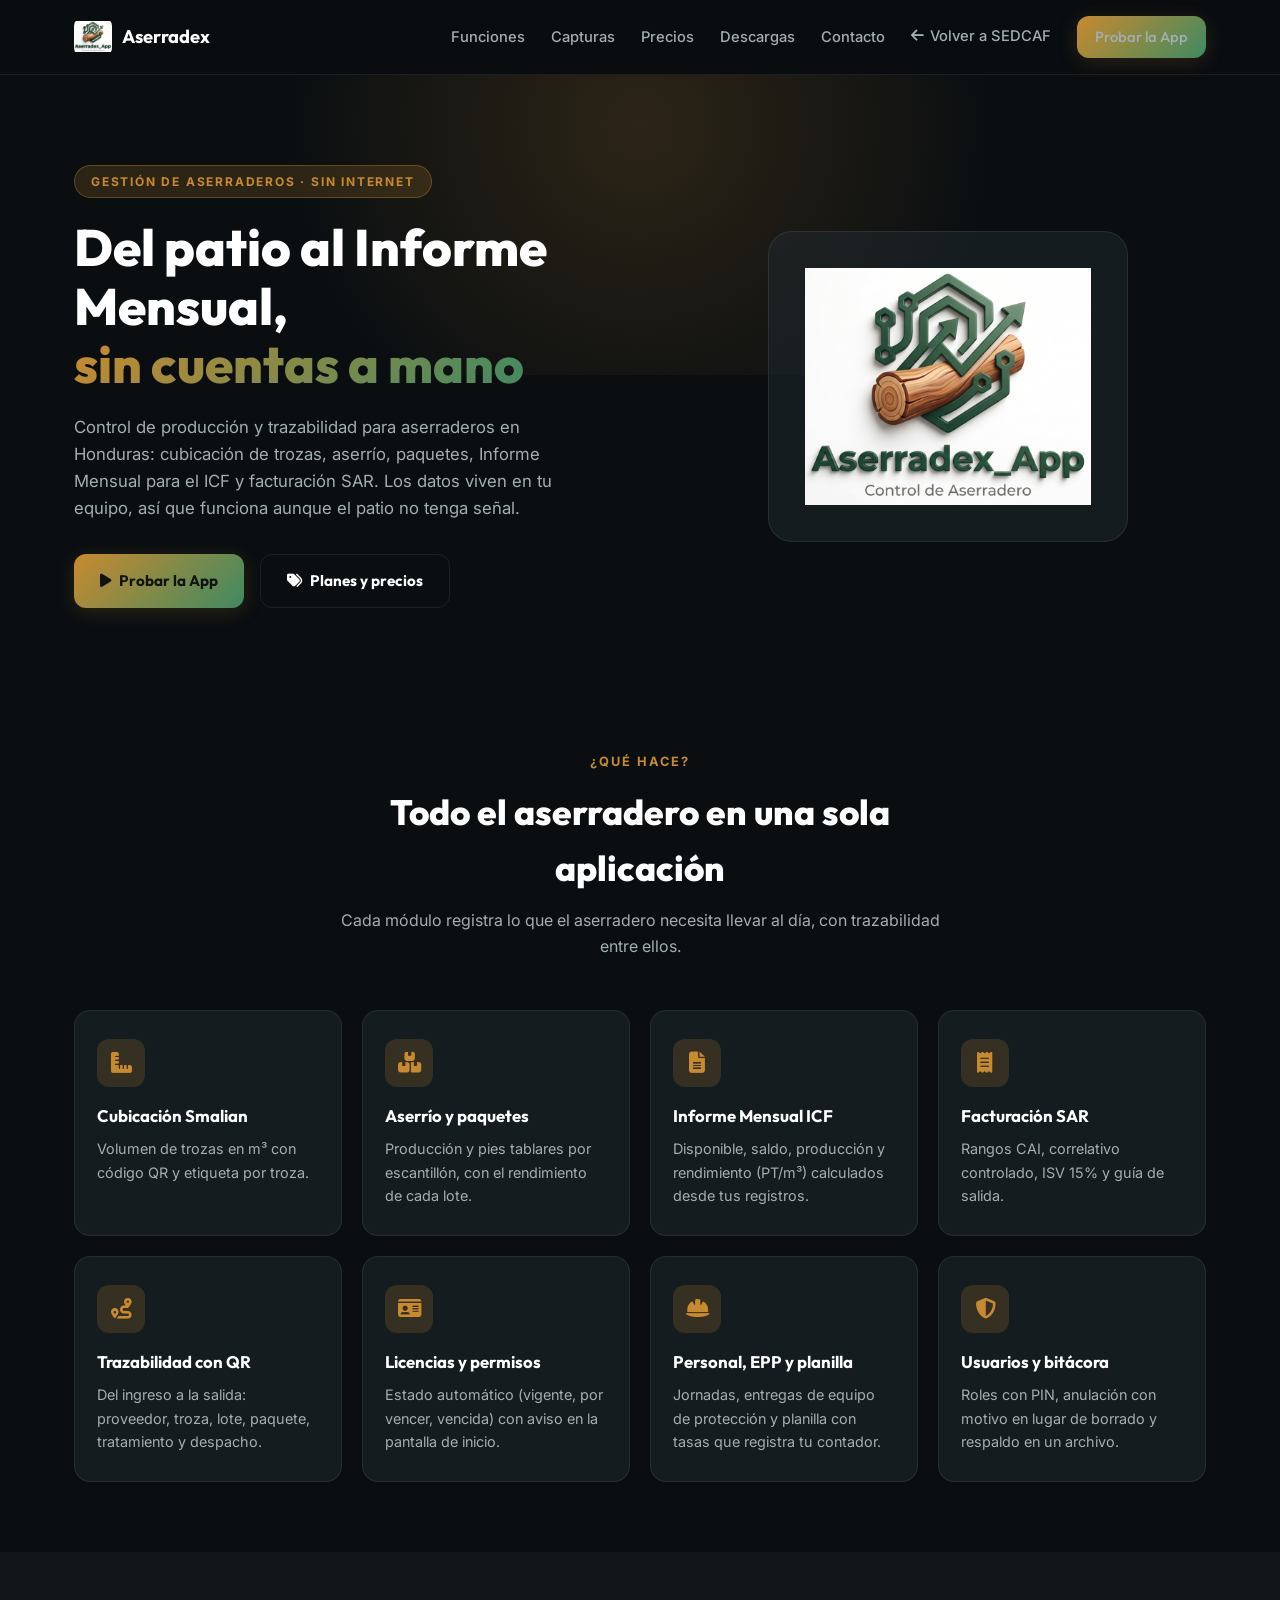
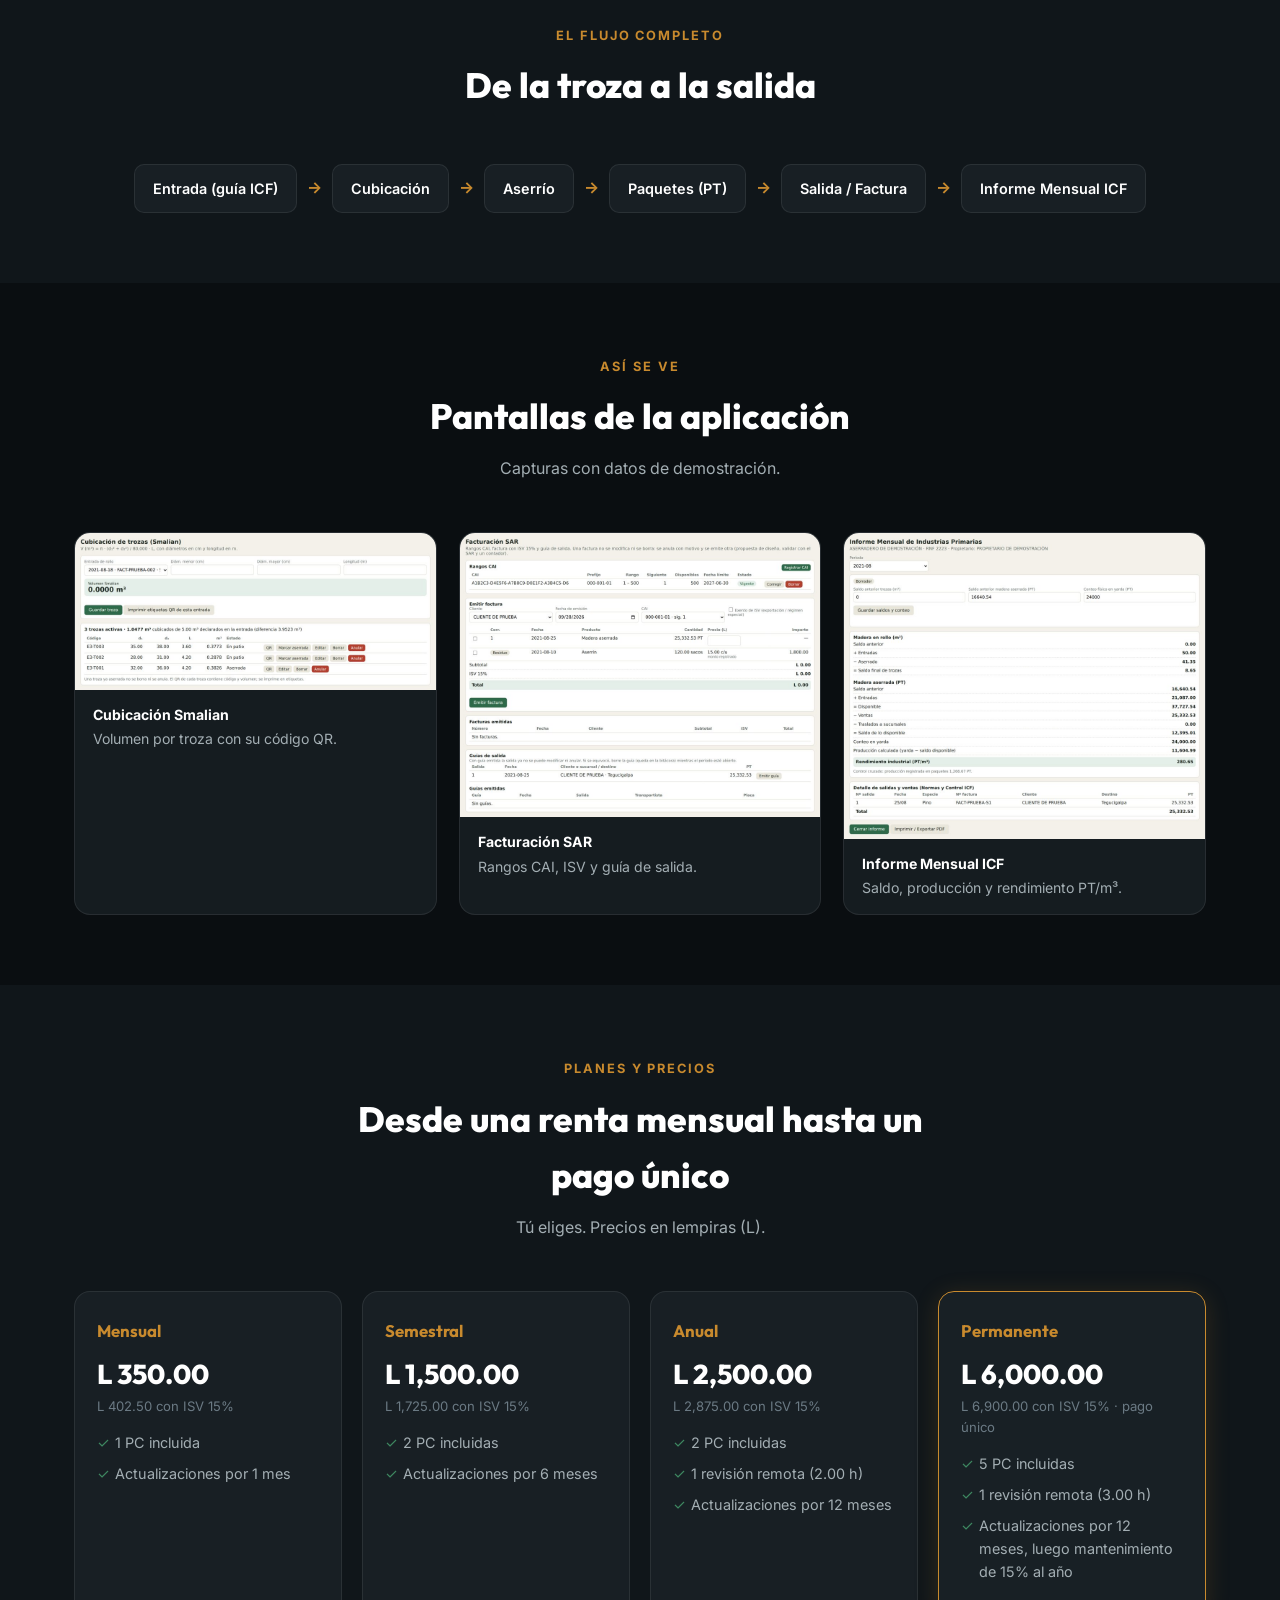
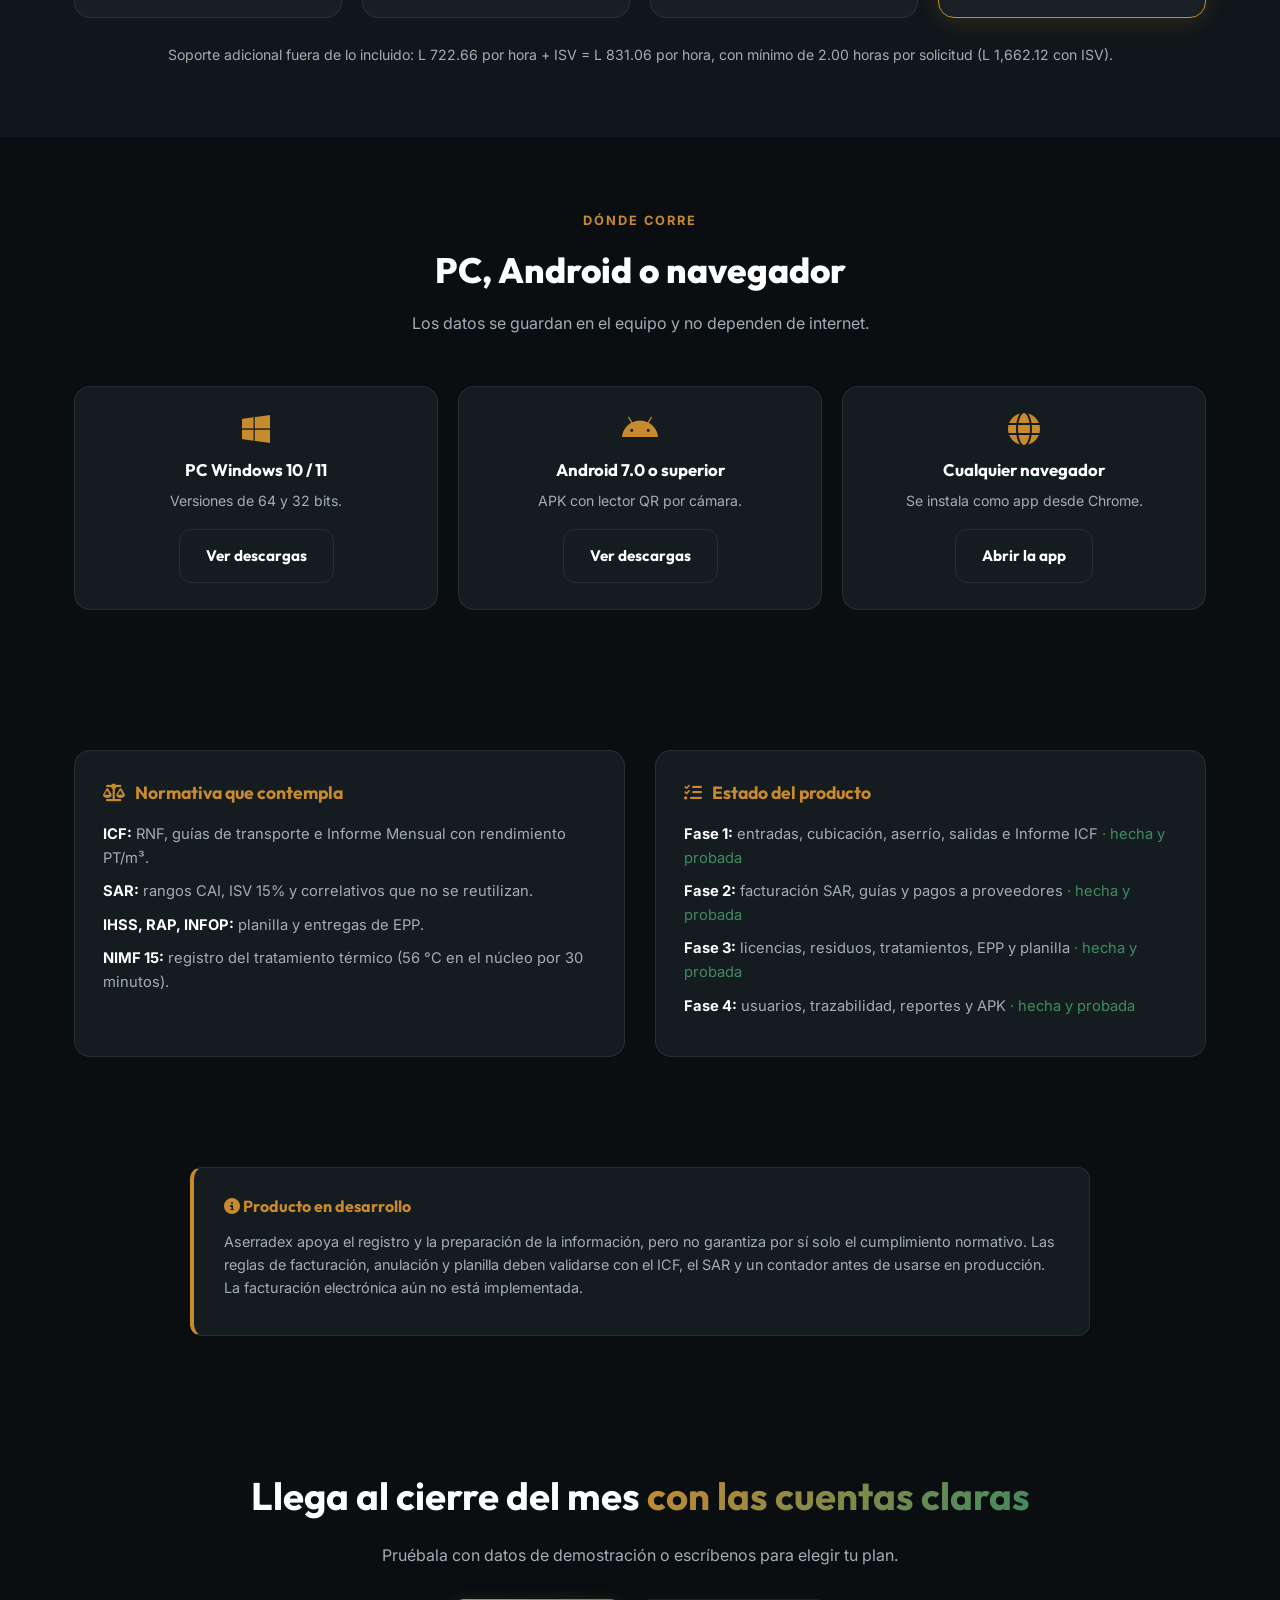
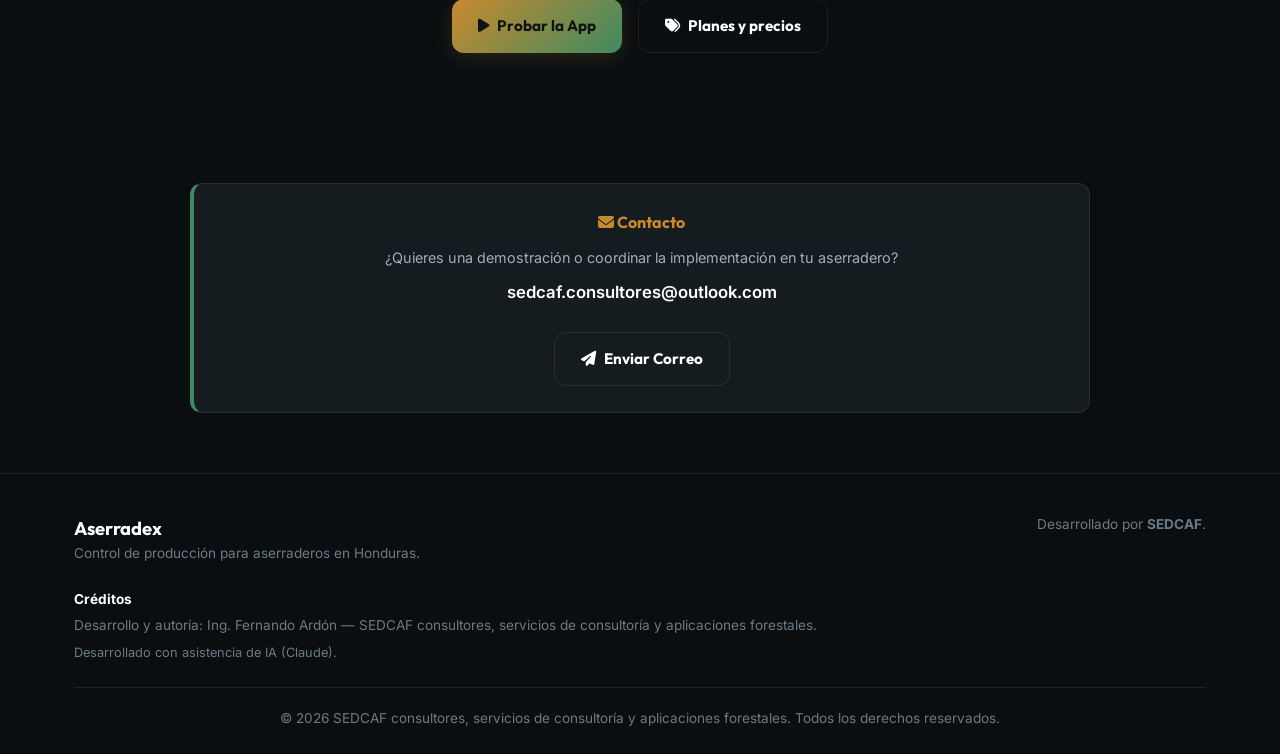
<file: aserradex/index.html>
<!DOCTYPE html>
<html lang="es">
<head>
<meta charset="UTF-8">
<meta name="viewport" content="width=device-width, initial-scale=1.0">
<title>Aserradex — Control de Producción para Aserraderos en Honduras</title>
<meta name="description" content="Control de producción y trazabilidad para aserraderos en Honduras: cubicación de trozas, aserrío, Informe Mensual ICF y facturación SAR. Funciona sin internet en PC Windows, Android o navegador.">

<meta property="og:title" content="Aserradex — Control de Producción para Aserraderos">
<meta property="og:description" content="Cubicación, aserrío, Informe Mensual ICF y facturación SAR en una sola aplicación que funciona sin internet.">
<meta property="og:url" content="https://ferardon.github.io/sedcaf/aserradex/">

<link rel="preconnect" href="https://fonts.googleapis.com">
<link rel="preconnect" href="https://fonts.gstatic.com" crossorigin>
<link href="https://fonts.googleapis.com/css2?family=Inter:wght@300;400;500;600;700&family=Outfit:wght@300;400;500;600;700;800&display=swap" rel="stylesheet">
<link rel="stylesheet" href="https://cdnjs.cloudflare.com/ajax/libs/font-awesome/6.4.0/css/all.min.css">

<style>
:root {
  --bg-primary: #0a0e11;
  --bg-secondary: #10161a;
  --bg-card: rgba(31, 41, 46, 0.55);
  --accent: #c88a2e;
  --accent-hover: #dfa34a;
  --accent-glow: rgba(200, 138, 46, 0.18);
  --accent-verde: #3f8a62;
  --text-primary: #ffffff;
  --text-secondary: #a3aeb3;
  --text-muted: #6b7a84;
  --border-soft: rgba(255,255,255,0.08);
  --font-title: 'Outfit', sans-serif;
  --font-body: 'Inter', sans-serif;
  --container-width: 1180px;
}
* { box-sizing: border-box; margin: 0; padding: 0; }
body { background: var(--bg-primary); color: var(--text-primary); font-family: var(--font-body); line-height: 1.6; overflow-x: hidden; }
.container { max-width: var(--container-width); margin: 0 auto; padding: 0 24px; }
h1, h2, h3, h4 { font-family: var(--font-title); }
a { text-decoration: none; color: inherit; }
img { max-width: 100%; display: block; }

.btn {
  display: inline-flex; align-items: center; gap: 8px;
  padding: 14px 26px; border-radius: 12px; font-weight: 700;
  font-family: var(--font-title); font-size: 0.95rem;
  transition: all 0.25s ease; border: none; cursor: pointer;
}
.btn-primary { background: linear-gradient(135deg, var(--accent) 0%, var(--accent-verde) 100%); color: #10140f; box-shadow: 0 4px 20px var(--accent-glow); }
.btn-primary:hover { transform: translateY(-2px); box-shadow: 0 8px 28px var(--accent-glow); }
.btn-outline { border: 1.5px solid var(--border-soft); color: var(--text-primary); }
.btn-outline:hover { border-color: var(--accent); color: var(--accent); }

/* Navbar */
.navbar { position: sticky; top: 0; z-index: 100; background: rgba(10,14,17,0.85); backdrop-filter: blur(10px); border-bottom: 1px solid var(--border-soft); }
.nav-container { display: flex; align-items: center; justify-content: space-between; padding: 16px 24px; }
.logo-wrap { display: flex; align-items: center; gap: 10px; }
.logo-img { width: 38px; height: 38px; border-radius: 8px; object-fit: contain; }
.logo-text { font-family: var(--font-title); font-weight: 700; font-size: 1.15rem; }
.accent { color: var(--accent); }
.nav-links { display: flex; align-items: center; gap: 26px; list-style: none; }
.nav-links a { color: var(--text-secondary); font-size: 0.92rem; font-weight: 500; }
.nav-links a:hover { color: var(--accent); }
.back-to-sedcaf { display: flex; align-items: center; gap: 6px; }
@media (max-width: 860px) { .nav-links { display: none; } }

/* Hero */
.hero-section { padding: 90px 0 70px; position: relative; overflow: hidden; }
.hero-bg-glow { position: absolute; top: -200px; left: 50%; transform: translateX(-50%); width: 100%; max-width: 900px; height: 500px; background: radial-gradient(circle, var(--accent-glow) 0%, transparent 70%); pointer-events: none; }
.hero-grid { display: grid; grid-template-columns: 1.1fr 1fr; gap: 50px; align-items: center; position: relative; z-index: 1; }
@media (max-width: 900px) { .hero-grid { grid-template-columns: 1fr; text-align: center; } }
.tag-pill { display: inline-block; background: var(--accent-glow); border: 1px solid rgba(200,138,46,0.35); color: var(--accent); font-size: 0.75rem; letter-spacing: 0.15em; text-transform: uppercase; padding: 6px 16px; border-radius: 999px; margin-bottom: 20px; font-weight: 700; }
.hero-title { font-size: clamp(2.1rem, 4vw, 3.2rem); font-weight: 800; line-height: 1.15; margin-bottom: 20px; }
.gradient-text { background: linear-gradient(135deg, var(--accent), var(--accent-verde)); -webkit-background-clip: text; background-clip: text; color: transparent; }
.hero-subtitle { color: var(--text-secondary); font-size: 1.05rem; max-width: 520px; margin-bottom: 32px; }
@media (max-width: 900px) { .hero-subtitle { margin: 0 auto 32px; } }
.hero-actions { display: flex; gap: 16px; flex-wrap: wrap; }
@media (max-width: 900px) { .hero-actions { justify-content: center; } }
.hero-logo { background: var(--bg-card); border: 1px solid var(--border-soft); border-radius: 24px; padding: 36px; max-width: 360px; margin: 0 auto; }

/* Secciones */
.section { padding: 70px 0; }
.section.alt { background: var(--bg-secondary); }
.section-header { text-align: center; max-width: 640px; margin: 0 auto 50px; }
.sub-label { color: var(--accent); font-size: 0.8rem; letter-spacing: 0.15em; text-transform: uppercase; font-weight: 700; }
.section-title { font-size: clamp(1.6rem, 3vw, 2.2rem); font-weight: 800; margin: 10px 0 12px; }
.section-desc { color: var(--text-secondary); }

.features-grid { display: grid; grid-template-columns: repeat(4, 1fr); gap: 20px; }
@media (max-width: 950px) { .features-grid { grid-template-columns: repeat(2, 1fr); } }
@media (max-width: 560px) { .features-grid { grid-template-columns: 1fr; } }
.feature-card { background: var(--bg-card); border: 1px solid var(--border-soft); border-radius: 16px; padding: 28px 22px; }
.feature-icon { width: 48px; height: 48px; border-radius: 12px; background: var(--accent-glow); display: flex; align-items: center; justify-content: center; font-size: 1.3rem; color: var(--accent); margin-bottom: 16px; }
.feature-card h3 { font-size: 1.05rem; margin-bottom: 8px; }
.feature-card p { color: var(--text-secondary); font-size: 0.9rem; }

/* Flujo */
.flow { display: flex; flex-wrap: wrap; gap: 10px; justify-content: center; align-items: center; }
.flow .step { background: var(--bg-card); border: 1px solid var(--border-soft); padding: 12px 18px; border-radius: 10px; font-size: 0.9rem; font-weight: 600; }
.flow .arrow { color: var(--accent); font-weight: 700; }

/* Capturas */
.shots-grid { display: grid; grid-template-columns: repeat(3, 1fr); gap: 22px; }
@media (max-width: 900px) { .shots-grid { grid-template-columns: 1fr; max-width: 520px; margin: 0 auto; } }
.shot { background: var(--bg-card); border: 1px solid var(--border-soft); border-radius: 16px; overflow: hidden; }
.shot img { width: 100%; height: auto; background: #f3f1ea; }
.shot figcaption { padding: 14px 18px; color: var(--text-secondary); font-size: 0.88rem; }
.shot figcaption b { color: var(--text-primary); display: block; margin-bottom: 2px; }

/* Precios */
.price-grid { display: grid; grid-template-columns: repeat(4, 1fr); gap: 20px; }
@media (max-width: 950px) { .price-grid { grid-template-columns: repeat(2, 1fr); } }
@media (max-width: 560px) { .price-grid { grid-template-columns: 1fr; } }
.price-card { background: var(--bg-card); border: 1px solid var(--border-soft); border-radius: 16px; padding: 26px 22px; }
.price-card.destacado { border-color: var(--accent); box-shadow: 0 4px 24px var(--accent-glow); }
.price-card h3 { font-size: 1.05rem; color: var(--accent); margin-bottom: 8px; }
.price-card .price { font-family: var(--font-title); font-size: 1.7rem; font-weight: 800; }
.price-card .price-tot { color: var(--text-muted); font-size: 0.82rem; margin-bottom: 14px; }
.price-card ul { list-style: none; color: var(--text-secondary); font-size: 0.9rem; }
.price-card li { margin-bottom: 8px; padding-left: 18px; position: relative; }
.price-card li::before { content: "✓"; color: var(--accent-verde); position: absolute; left: 0; }
.price-nota { text-align: center; color: var(--text-secondary); font-size: 0.88rem; margin-top: 26px; }

/* Cumplimiento y estado */
.two-col { display: grid; grid-template-columns: 1fr 1fr; gap: 30px; }
@media (max-width: 800px) { .two-col { grid-template-columns: 1fr; } }
.info-card { background: var(--bg-card); border: 1px solid var(--border-soft); border-radius: 16px; padding: 28px; }
.info-card h3 { color: var(--accent); margin-bottom: 16px; font-size: 1.1rem; display: flex; align-items: center; gap: 10px; }
.info-card ul { list-style: none; color: var(--text-secondary); font-size: 0.92rem; }
.info-card li { margin-bottom: 10px; overflow-wrap: anywhere; }
.info-card li b { color: var(--text-primary); }
.info-card .ok { color: var(--accent-verde); }

/* Descargas */
.dl-grid { display: grid; grid-template-columns: repeat(3, 1fr); gap: 20px; }
@media (max-width: 800px) { .dl-grid { grid-template-columns: 1fr; } }
.dl-card { background: var(--bg-card); border: 1px solid var(--border-soft); border-radius: 16px; padding: 26px; text-align: center; }
.dl-card i { font-size: 2rem; color: var(--accent); margin-bottom: 12px; }
.dl-card h3 { font-size: 1.05rem; margin-bottom: 6px; }
.dl-card p { color: var(--text-secondary); font-size: 0.88rem; }

/* Notas y contacto */
.legal-section { padding: 40px 0 60px; }
.legal-card { background: var(--bg-card); border: 1px solid var(--border-soft); border-left: 4px solid var(--accent); border-radius: 12px; padding: 26px 30px; max-width: 900px; margin: 0 auto; }
.legal-card h4 { color: var(--accent); margin-bottom: 10px; font-size: 1rem; }
.legal-card p { color: var(--text-secondary); font-size: 0.9rem; margin-bottom: 10px; overflow-wrap: anywhere; }

.cta-final { text-align: center; padding: 70px 0 90px; }
.cta-final h2 { font-size: clamp(1.6rem, 3.5vw, 2.4rem); margin-bottom: 16px; }
.cta-final p { color: var(--text-secondary); margin: 0 auto 30px; max-width: 520px; }
.cta-actions { display: flex; gap: 16px; justify-content: center; flex-wrap: wrap; }

.footer { border-top: 1px solid var(--border-soft); padding: 40px 0 24px; }
.footer-grid { display: flex; justify-content: space-between; flex-wrap: wrap; gap: 24px; margin-bottom: 24px; }
.footer p { color: var(--text-muted); font-size: 0.85rem; }
.footer-bottom { text-align: center; color: var(--text-muted); font-size: 0.8rem; border-top: 1px solid var(--border-soft); padding-top: 20px; }
</style>
</head>
<body>

<nav class="navbar">
  <div class="container nav-container">
    <a href="#" class="logo-wrap">
      <img src="assets/logo_aserradex.png" class="logo-img" alt="Aserradex">
      <span class="logo-text">Aserradex</span>
    </a>
    <ul class="nav-links">
      <li><a href="#funciones">Funciones</a></li>
      <li><a href="#capturas">Capturas</a></li>
      <li><a href="#precios">Precios</a></li>
      <li><a href="#descargas">Descargas</a></li>
      <li><a href="#contacto">Contacto</a></li>
      <li><a href="../" class="back-to-sedcaf"><i class="fa-solid fa-arrow-left"></i> Volver a SEDCAF</a></li>
      <li><a href="https://ferardon.github.io/ASERRADEX_APP/app/" class="btn btn-primary" style="padding:9px 18px;">Probar la App</a></li>
    </ul>
  </div>
</nav>

<header class="hero-section">
  <div class="hero-bg-glow"></div>
  <div class="container hero-grid">
    <div>
      <span class="tag-pill">Gestión de Aserraderos · Sin internet</span>
      <h1 class="hero-title">Del patio al Informe Mensual,<br><span class="gradient-text">sin cuentas a mano</span></h1>
      <p class="hero-subtitle">
        Control de producción y trazabilidad para aserraderos en Honduras: cubicación de trozas, aserrío, paquetes, Informe Mensual para el ICF y facturación SAR. Los datos viven en tu equipo, así que funciona aunque el patio no tenga señal.
      </p>
      <div class="hero-actions">
        <a href="https://ferardon.github.io/ASERRADEX_APP/app/" class="btn btn-primary"><i class="fa-solid fa-play"></i> Probar la App</a>
        <a href="#precios" class="btn btn-outline"><i class="fa-solid fa-tags"></i> Planes y precios</a>
      </div>
    </div>
    <div class="hero-logo">
      <img src="assets/logo_aserradex.png" alt="Logo de Aserradex">
    </div>
  </div>
</header>

<section id="funciones" class="section">
  <div class="container">
    <div class="section-header">
      <span class="sub-label">¿Qué hace?</span>
      <h2 class="section-title">Todo el aserradero en una sola aplicación</h2>
      <p class="section-desc">Cada módulo registra lo que el aserradero necesita llevar al día, con trazabilidad entre ellos.</p>
    </div>

    <div class="features-grid">
      <div class="feature-card">
        <div class="feature-icon"><i class="fa-solid fa-ruler-combined"></i></div>
        <h3>Cubicación Smalian</h3>
        <p>Volumen de trozas en m³ con código QR y etiqueta por troza.</p>
      </div>
      <div class="feature-card">
        <div class="feature-icon"><i class="fa-solid fa-boxes-stacked"></i></div>
        <h3>Aserrío y paquetes</h3>
        <p>Producción y pies tablares por escantillón, con el rendimiento de cada lote.</p>
      </div>
      <div class="feature-card">
        <div class="feature-icon"><i class="fa-solid fa-file-lines"></i></div>
        <h3>Informe Mensual ICF</h3>
        <p>Disponible, saldo, producción y rendimiento (PT/m³) calculados desde tus registros.</p>
      </div>
      <div class="feature-card">
        <div class="feature-icon"><i class="fa-solid fa-receipt"></i></div>
        <h3>Facturación SAR</h3>
        <p>Rangos CAI, correlativo controlado, ISV 15% y guía de salida.</p>
      </div>
      <div class="feature-card">
        <div class="feature-icon"><i class="fa-solid fa-route"></i></div>
        <h3>Trazabilidad con QR</h3>
        <p>Del ingreso a la salida: proveedor, troza, lote, paquete, tratamiento y despacho.</p>
      </div>
      <div class="feature-card">
        <div class="feature-icon"><i class="fa-solid fa-id-card"></i></div>
        <h3>Licencias y permisos</h3>
        <p>Estado automático (vigente, por vencer, vencida) con aviso en la pantalla de inicio.</p>
      </div>
      <div class="feature-card">
        <div class="feature-icon"><i class="fa-solid fa-helmet-safety"></i></div>
        <h3>Personal, EPP y planilla</h3>
        <p>Jornadas, entregas de equipo de protección y planilla con tasas que registra tu contador.</p>
      </div>
      <div class="feature-card">
        <div class="feature-icon"><i class="fa-solid fa-shield-halved"></i></div>
        <h3>Usuarios y bitácora</h3>
        <p>Roles con PIN, anulación con motivo en lugar de borrado y respaldo en un archivo.</p>
      </div>
    </div>
  </div>
</section>

<section class="section alt">
  <div class="container">
    <div class="section-header">
      <span class="sub-label">El flujo completo</span>
      <h2 class="section-title">De la troza a la salida</h2>
    </div>
    <div class="flow">
      <span class="step">Entrada (guía ICF)</span><span class="arrow">→</span>
      <span class="step">Cubicación</span><span class="arrow">→</span>
      <span class="step">Aserrío</span><span class="arrow">→</span>
      <span class="step">Paquetes (PT)</span><span class="arrow">→</span>
      <span class="step">Salida / Factura</span><span class="arrow">→</span>
      <span class="step">Informe Mensual ICF</span>
    </div>
  </div>
</section>

<section id="capturas" class="section">
  <div class="container">
    <div class="section-header">
      <span class="sub-label">Así se ve</span>
      <h2 class="section-title">Pantallas de la aplicación</h2>
      <p class="section-desc">Capturas con datos de demostración.</p>
    </div>
    <div class="shots-grid">
      <figure class="shot">
        <img src="assets/captura_cubicacion.jpg" alt="Pantalla de cubicación Smalian" loading="lazy">
        <figcaption><b>Cubicación Smalian</b>Volumen por troza con su código QR.</figcaption>
      </figure>
      <figure class="shot">
        <img src="assets/captura_facturacion.jpg" alt="Pantalla de facturación SAR" loading="lazy">
        <figcaption><b>Facturación SAR</b>Rangos CAI, ISV y guía de salida.</figcaption>
      </figure>
      <figure class="shot">
        <img src="assets/captura_informe_icf.jpg" alt="Pantalla del Informe Mensual ICF" loading="lazy">
        <figcaption><b>Informe Mensual ICF</b>Saldo, producción y rendimiento PT/m³.</figcaption>
      </figure>
    </div>
  </div>
</section>

<section id="precios" class="section alt">
  <div class="container">
    <div class="section-header">
      <span class="sub-label">Planes y precios</span>
      <h2 class="section-title">Desde una renta mensual hasta un pago único</h2>
      <p class="section-desc">Tú eliges. Precios en lempiras (L).</p>
    </div>
    <div class="price-grid">
      <div class="price-card">
        <h3>Mensual</h3>
        <div class="price">L 350.00</div>
        <p class="price-tot">L 402.50 con ISV 15%</p>
        <ul><li>1 PC incluida</li><li>Actualizaciones por 1 mes</li></ul>
      </div>
      <div class="price-card">
        <h3>Semestral</h3>
        <div class="price">L 1,500.00</div>
        <p class="price-tot">L 1,725.00 con ISV 15%</p>
        <ul><li>2 PC incluidas</li><li>Actualizaciones por 6 meses</li></ul>
      </div>
      <div class="price-card">
        <h3>Anual</h3>
        <div class="price">L 2,500.00</div>
        <p class="price-tot">L 2,875.00 con ISV 15%</p>
        <ul><li>2 PC incluidas</li><li>1 revisión remota (2.00 h)</li><li>Actualizaciones por 12 meses</li></ul>
      </div>
      <div class="price-card destacado">
        <h3>Permanente</h3>
        <div class="price">L 6,000.00</div>
        <p class="price-tot">L 6,900.00 con ISV 15% · pago único</p>
        <ul><li>5 PC incluidas</li><li>1 revisión remota (3.00 h)</li><li>Actualizaciones por 12 meses, luego mantenimiento de 15% al año</li></ul>
      </div>
    </div>
    <p class="price-nota">Soporte adicional fuera de lo incluido: L 722.66 por hora + ISV = L 831.06 por hora, con mínimo de 2.00 horas por solicitud (L 1,662.12 con ISV).</p>
  </div>
</section>

<section id="descargas" class="section">
  <div class="container">
    <div class="section-header">
      <span class="sub-label">Dónde corre</span>
      <h2 class="section-title">PC, Android o navegador</h2>
      <p class="section-desc">Los datos se guardan en el equipo y no dependen de internet.</p>
    </div>
    <div class="dl-grid">
      <div class="dl-card">
        <i class="fa-brands fa-windows"></i>
        <h3>PC Windows 10 / 11</h3>
        <p style="margin-bottom:16px;">Versiones de 64 y 32 bits.</p>
        <a href="https://github.com/FerArdon/ASERRADEX-releases/releases/latest" class="btn btn-outline">Ver descargas</a>
      </div>
      <div class="dl-card">
        <i class="fa-brands fa-android"></i>
        <h3>Android 7.0 o superior</h3>
        <p style="margin-bottom:16px;">APK con lector QR por cámara.</p>
        <a href="https://github.com/FerArdon/ASERRADEX-releases/releases/latest" class="btn btn-outline">Ver descargas</a>
      </div>
      <div class="dl-card">
        <i class="fa-solid fa-globe"></i>
        <h3>Cualquier navegador</h3>
        <p style="margin-bottom:16px;">Se instala como app desde Chrome.</p>
        <a href="https://ferardon.github.io/ASERRADEX_APP/app/" class="btn btn-outline">Abrir la app</a>
      </div>
    </div>
  </div>
</section>

<section class="section">
  <div class="container">
    <div class="two-col">
      <div class="info-card">
        <h3><i class="fa-solid fa-scale-balanced"></i> Normativa que contempla</h3>
        <ul>
          <li><b>ICF:</b> RNF, guías de transporte e Informe Mensual con rendimiento PT/m³.</li>
          <li><b>SAR:</b> rangos CAI, ISV 15% y correlativos que no se reutilizan.</li>
          <li><b>IHSS, RAP, INFOP:</b> planilla y entregas de EPP.</li>
          <li><b>NIMF 15:</b> registro del tratamiento térmico (56 °C en el núcleo por 30 minutos).</li>
        </ul>
      </div>
      <div class="info-card">
        <h3><i class="fa-solid fa-list-check"></i> Estado del producto</h3>
        <ul>
          <li><b>Fase 1:</b> entradas, cubicación, aserrío, salidas e Informe ICF <span class="ok">· hecha y probada</span></li>
          <li><b>Fase 2:</b> facturación SAR, guías y pagos a proveedores <span class="ok">· hecha y probada</span></li>
          <li><b>Fase 3:</b> licencias, residuos, tratamientos, EPP y planilla <span class="ok">· hecha y probada</span></li>
          <li><b>Fase 4:</b> usuarios, trazabilidad, reportes y APK <span class="ok">· hecha y probada</span></li>
        </ul>
      </div>
    </div>
  </div>
</section>

<section class="legal-section">
  <div class="container">
    <div class="legal-card">
      <h4><i class="fa-solid fa-circle-info"></i> Producto en desarrollo</h4>
      <p>Aserradex apoya el registro y la preparación de la información, pero no garantiza por sí solo el cumplimiento normativo. Las reglas de facturación, anulación y planilla deben validarse con el ICF, el SAR y un contador antes de usarse en producción. La facturación electrónica aún no está implementada.</p>
    </div>
  </div>
</section>

<section class="cta-final">
  <div class="container">
    <h2>Llega al cierre del mes <span class="gradient-text">con las cuentas claras</span></h2>
    <p>Pruébala con datos de demostración o escríbenos para elegir tu plan.</p>
    <div class="cta-actions">
      <a href="https://ferardon.github.io/ASERRADEX_APP/app/" class="btn btn-primary"><i class="fa-solid fa-play"></i> Probar la App</a>
      <a href="#precios" class="btn btn-outline"><i class="fa-solid fa-tags"></i> Planes y precios</a>
    </div>
  </div>
</section>

<section id="contacto" class="legal-section">
  <div class="container">
    <div class="legal-card" style="text-align:center; border-left-color:var(--accent-verde);">
      <h4><i class="fa-solid fa-envelope"></i> Contacto</h4>
      <p>¿Quieres una demostración o coordinar la implementación en tu aserradero?</p>
      <p style="font-size:1.05rem; color:var(--text-primary); font-weight:600; margin-top:10px;">sedcaf.consultores@outlook.com</p>
      <a href="mailto:sedcaf.consultores@outlook.com?subject=Consulta%20sobre%20Aserradex" class="btn btn-outline" style="margin-top:16px;"><i class="fa-solid fa-paper-plane"></i> Enviar Correo</a>
    </div>
  </div>
</section>

<footer class="footer">
  <div class="container">
    <div class="footer-grid">
      <div>
        <div class="logo-wrap"><span class="logo-text">Aserradex</span></div>
        <p>Control de producción para aserraderos en Honduras.</p>
      </div>
      <div>
        <p>Desarrollado por <strong>SEDCAF</strong>.</p>
      </div>
      <div>
        <p style="font-weight:700; color:var(--text-primary); margin-bottom:4px;">Créditos</p>
        <p>Desarrollo y autoría: Ing. Fernando Ardón — SEDCAF consultores, servicios de consultoría y aplicaciones forestales.</p>
        <p style="font-size:0.8rem; margin-top:6px;">Desarrollado con asistencia de IA (Claude).</p>
      </div>
    </div>
    <div class="footer-bottom">
      <p>&copy; 2026 SEDCAF consultores, servicios de consultoría y aplicaciones forestales. Todos los derechos reservados.</p>
    </div>
  </div>
</footer>

</body>
</html>
</file>
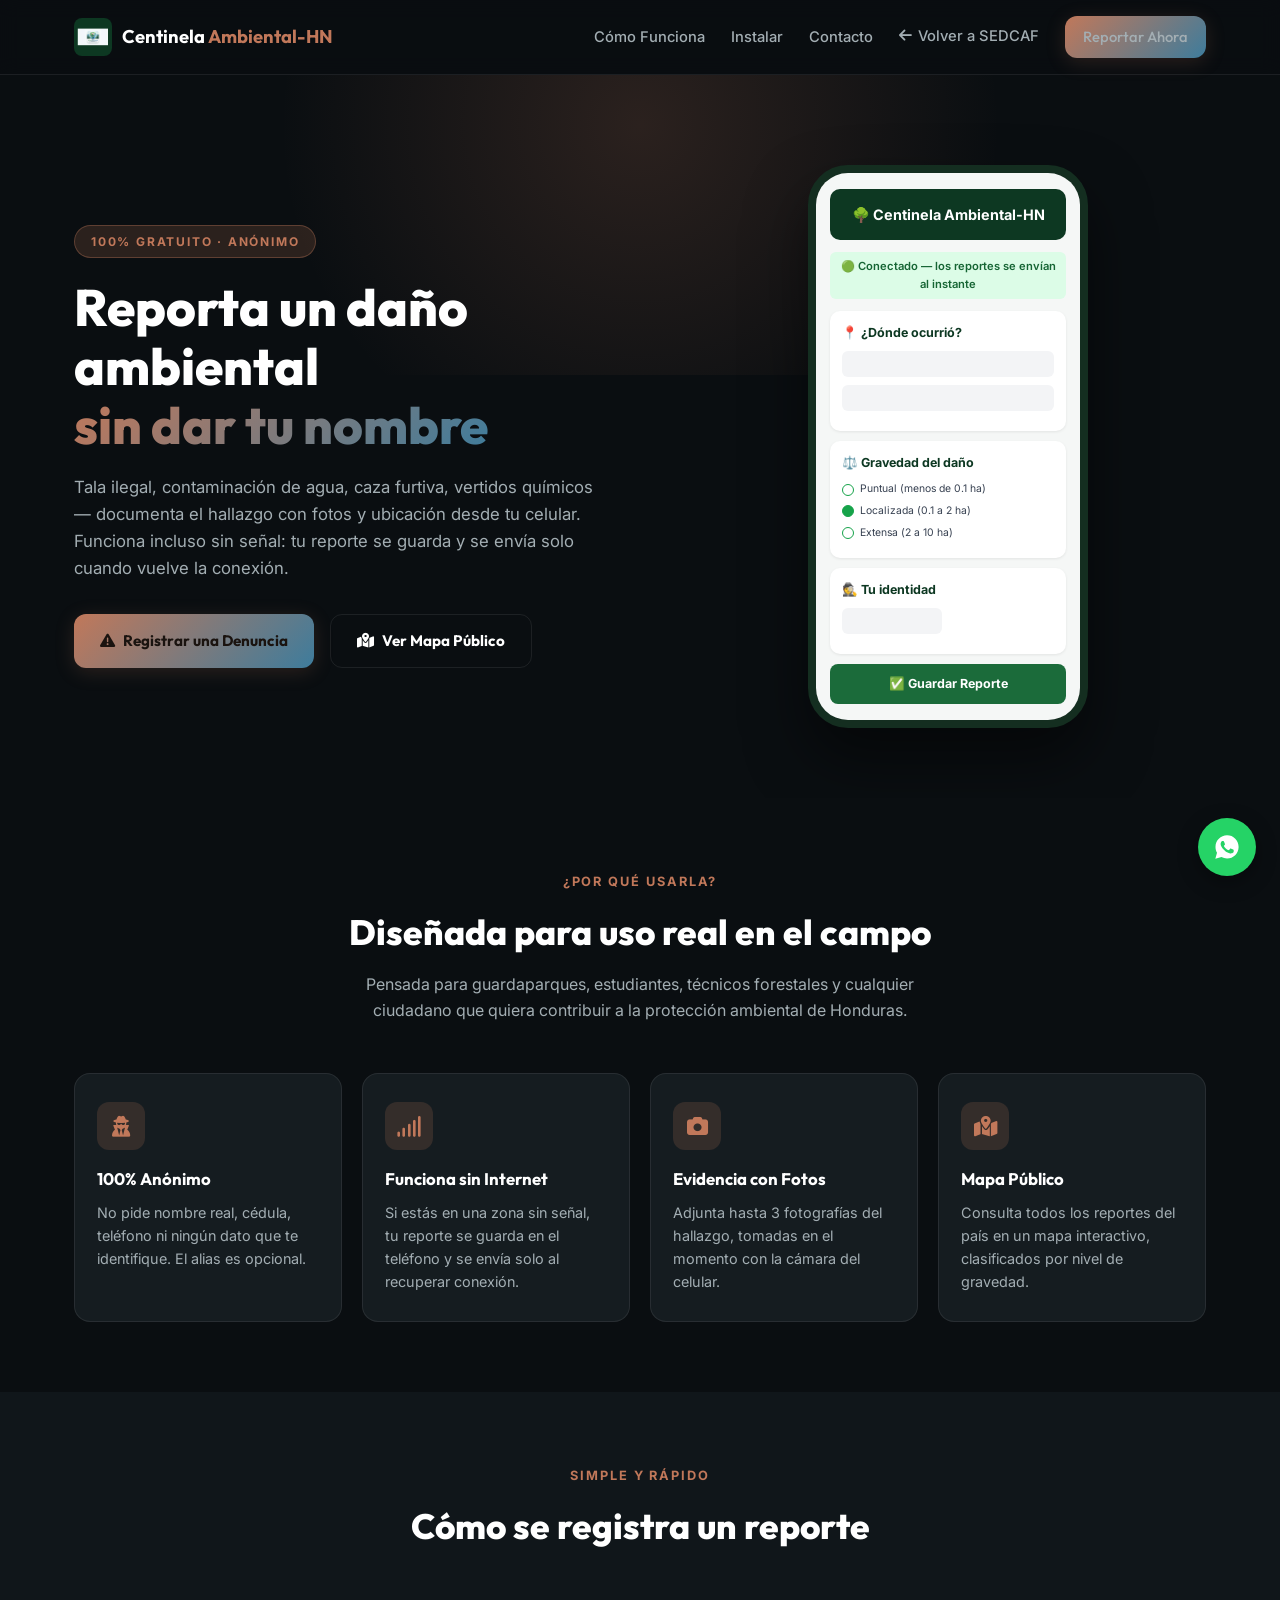
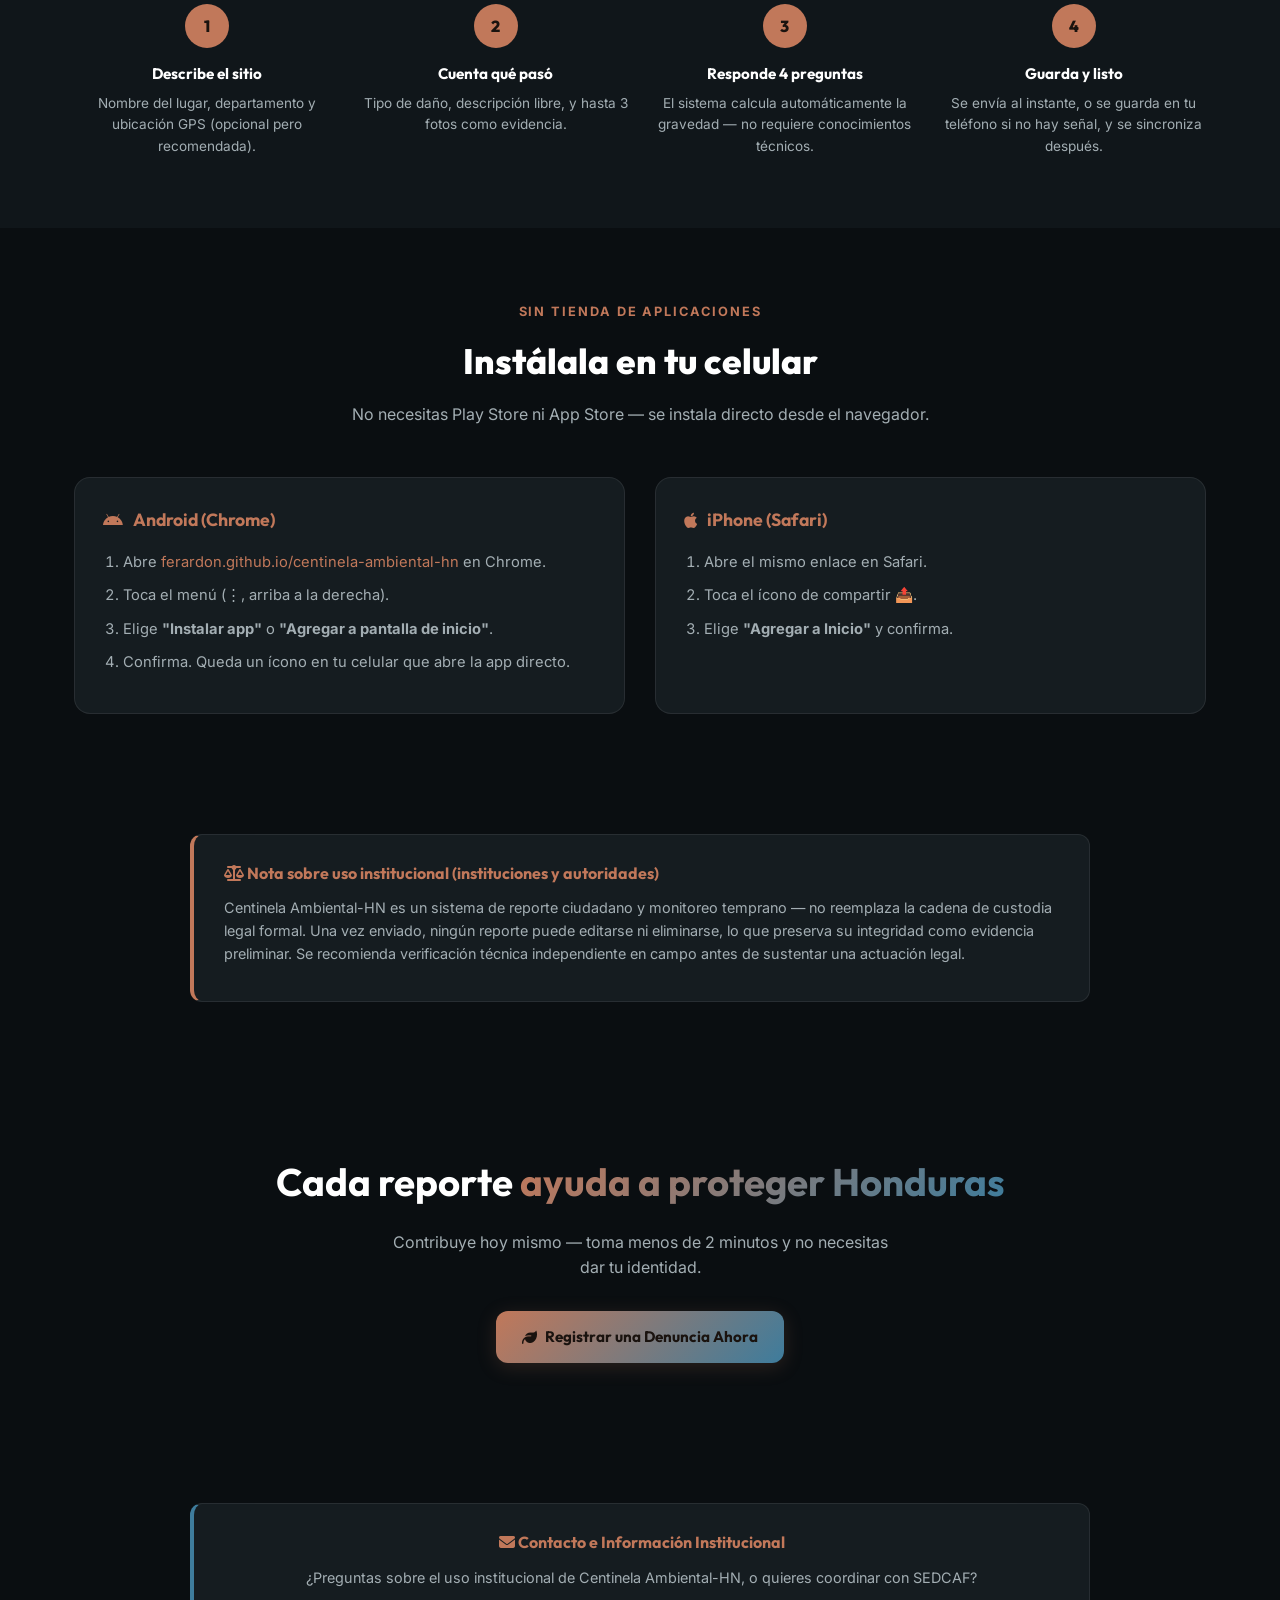
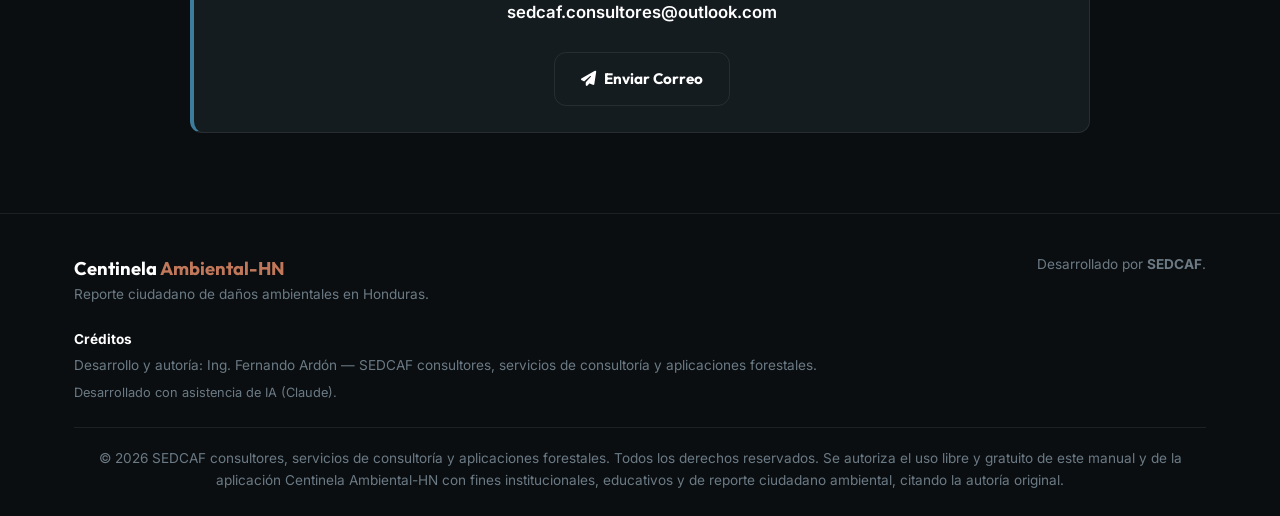
<file: centinela/index.html>
<!DOCTYPE html>
<html lang="es">
<head>
<meta charset="UTF-8">
<meta name="viewport" content="width=device-width, initial-scale=1.0">
<title>Centinela Ambiental-HN — Reporta Daños Ambientales en Honduras</title>
<meta name="description" content="App gratuita para reportar daños ambientales en Honduras de forma anónima, con fotos y ubicación, incluso sin conexión a internet.">

<meta property="og:title" content="Centinela Ambiental-HN — Reporta Daños Ambientales">
<meta property="og:description" content="App gratuita y anónima para denunciar daños ambientales en Honduras, funciona sin internet.">
<meta property="og:url" content="https://ferardon.github.io/sedcaf/centinela/">

<link rel="preconnect" href="https://fonts.googleapis.com">
<link rel="preconnect" href="https://fonts.gstatic.com" crossorigin>
<link href="https://fonts.googleapis.com/css2?family=Inter:wght@300;400;500;600;700&family=Outfit:wght@300;400;500;600;700;800&display=swap" rel="stylesheet">
<link rel="stylesheet" href="https://cdnjs.cloudflare.com/ajax/libs/font-awesome/6.4.0/css/all.min.css">

<style>
:root {
  --bg-primary: #0a0e11;
  --bg-secondary: #10161a;
  --bg-card: rgba(31, 41, 46, 0.55);
  --accent-verde: #c1785a;
  --accent-verde-hover: #d99b7d;
  --accent-verde-glow: rgba(193, 120, 90, 0.18);
  --accent-azul: #3e7c9c;
  --text-primary: #ffffff;
  --text-secondary: #a3aeb3;
  --text-muted: #6b7a84;
  --border-soft: rgba(255,255,255,0.08);
  --font-title: 'Outfit', sans-serif;
  --font-body: 'Inter', sans-serif;
  --container-width: 1180px;
}
* { box-sizing: border-box; margin: 0; padding: 0; }
body { background: var(--bg-primary); color: var(--text-primary); font-family: var(--font-body); line-height: 1.6; }
.container { max-width: var(--container-width); margin: 0 auto; padding: 0 24px; }
h1, h2, h3, h4 { font-family: var(--font-title); }
a { text-decoration: none; color: inherit; }
img { max-width: 100%; display: block; }

.btn {
  display: inline-flex; align-items: center; gap: 8px;
  padding: 14px 26px; border-radius: 12px; font-weight: 700;
  font-family: var(--font-title); font-size: 0.95rem;
  transition: all 0.25s ease; border: none; cursor: pointer;
}
.btn-primary { background: linear-gradient(135deg, var(--accent-verde) 0%, var(--accent-azul) 100%); color: #1a130f; box-shadow: 0 4px 20px var(--accent-verde-glow); }
.btn-primary:hover { transform: translateY(-2px); box-shadow: 0 8px 28px var(--accent-verde-glow); }
.btn-outline { border: 1.5px solid var(--border-soft); color: var(--text-primary); }
.btn-outline:hover { border-color: var(--accent-verde); color: var(--accent-verde); }

/* Navbar */
.navbar { position: sticky; top: 0; z-index: 100; background: rgba(10,14,17,0.85); backdrop-filter: blur(10px); border-bottom: 1px solid var(--border-soft); }
.nav-container { display: flex; align-items: center; justify-content: space-between; padding: 16px 24px; }
.logo-wrap { display: flex; align-items: center; gap: 10px; }
.logo-img { width: 38px; height: 38px; border-radius: 8px; }
.logo-text { font-family: var(--font-title); font-weight: 700; font-size: 1.15rem; }
.accent-verde { color: var(--accent-verde); }
.nav-links { display: flex; align-items: center; gap: 26px; list-style: none; }
.nav-links a { color: var(--text-secondary); font-size: 0.92rem; font-weight: 500; }
.nav-links a:hover { color: var(--accent-verde); }
.back-to-sedcaf { display: flex; align-items: center; gap: 6px; }
@media (max-width: 860px) { .nav-links { display: none; } }

/* Hero */
.hero-section { padding: 90px 0 70px; position: relative; overflow: hidden; }
.hero-bg-glow { position: absolute; top: -200px; left: 50%; transform: translateX(-50%); width: 900px; height: 500px; background: radial-gradient(circle, var(--accent-verde-glow) 0%, transparent 70%); pointer-events: none; }
.hero-grid { display: grid; grid-template-columns: 1.1fr 1fr; gap: 50px; align-items: center; position: relative; z-index: 1; }
@media (max-width: 900px) { .hero-grid { grid-template-columns: 1fr; text-align: center; } }
.tag-pill { display: inline-block; background: var(--accent-verde-glow); border: 1px solid rgba(193,120,90,0.35); color: var(--accent-verde); font-size: 0.75rem; letter-spacing: 0.15em; text-transform: uppercase; padding: 6px 16px; border-radius: 999px; margin-bottom: 20px; font-weight: 700; }
.hero-title { font-size: clamp(2.1rem, 4vw, 3.2rem); font-weight: 800; line-height: 1.15; margin-bottom: 20px; }
.gradient-text { background: linear-gradient(135deg, var(--accent-verde), var(--accent-azul)); -webkit-background-clip: text; background-clip: text; color: transparent; }
.hero-subtitle { color: var(--text-secondary); font-size: 1.05rem; max-width: 520px; margin-bottom: 32px; }
@media (max-width: 900px) { .hero-subtitle { margin: 0 auto 32px; } }
.hero-actions { display: flex; gap: 16px; flex-wrap: wrap; }
@media (max-width: 900px) { .hero-actions { justify-content: center; } }

.phone-mockup { width: 280px; margin: 0 auto; background: #0a1f14; border: 8px solid #142e20; border-radius: 40px; box-shadow: 0 30px 60px rgba(0,0,0,0.5); overflow: hidden; }
.phone-screen { background: #f5f7f6; padding: 16px 14px; min-height: 480px; }
.mock-header { background: #0d3822; color: white; padding: 14px; border-radius: 10px; text-align: center; font-weight: 700; margin-bottom: 12px; font-size: 0.9rem; }
.mock-status { background: #dcfce7; color: #166534; font-size: 0.7rem; text-align: center; padding: 6px; border-radius: 6px; margin-bottom: 12px; font-weight: 600; }
.mock-card { background: white; border-radius: 10px; padding: 12px; margin-bottom: 10px; box-shadow: 0 1px 3px rgba(0,0,0,0.08); }
.mock-card h5 { font-size: 0.78rem; color: #0d3822; margin-bottom: 8px; }
.mock-field { background: #f3f4f6; border-radius: 6px; height: 26px; margin-bottom: 8px; }
.mock-radio { display: flex; align-items: center; gap: 6px; font-size: 0.65rem; color: #374151; margin-bottom: 5px; }
.mock-radio span { width: 12px; height: 12px; border-radius: 50%; border: 1.5px solid #16a34a; }
.mock-btn { background: #1B6B3A; color: white; text-align: center; padding: 10px; border-radius: 8px; font-size: 0.78rem; font-weight: 700; }

/* Features */
.features-section { padding: 70px 0; }
.section-header { text-align: center; max-width: 620px; margin: 0 auto 50px; }
.sub-label { color: var(--accent-verde); font-size: 0.8rem; letter-spacing: 0.15em; text-transform: uppercase; font-weight: 700; }
.section-title { font-size: clamp(1.6rem, 3vw, 2.2rem); font-weight: 800; margin: 10px 0 12px; }
.section-desc { color: var(--text-secondary); }
.features-grid { display: grid; grid-template-columns: repeat(4, 1fr); gap: 20px; }
@media (max-width: 950px) { .features-grid { grid-template-columns: repeat(2, 1fr); } }
@media (max-width: 560px) { .features-grid { grid-template-columns: 1fr; } }
.feature-card { background: var(--bg-card); border: 1px solid var(--border-soft); border-radius: 16px; padding: 28px 22px; }
.feature-icon { width: 48px; height: 48px; border-radius: 12px; background: var(--accent-verde-glow); display: flex; align-items: center; justify-content: center; font-size: 1.3rem; color: var(--accent-verde); margin-bottom: 16px; }
.feature-card h3 { font-size: 1.05rem; margin-bottom: 8px; }
.feature-card p { color: var(--text-secondary); font-size: 0.9rem; }

/* Pasos */
.steps-section { padding: 70px 0; background: var(--bg-secondary); }
.steps-grid { display: grid; grid-template-columns: repeat(4, 1fr); gap: 24px; margin-top: 40px; }
@media (max-width: 950px) { .steps-grid { grid-template-columns: repeat(2, 1fr); } }
@media (max-width: 560px) { .steps-grid { grid-template-columns: 1fr; } }
.step-card { text-align: center; }
.step-num { width: 44px; height: 44px; border-radius: 50%; background: var(--accent-verde); color: #1a130f; font-weight: 800; font-family: var(--font-title); display: flex; align-items: center; justify-content: center; margin: 0 auto 14px; }
.step-card h4 { font-size: 0.95rem; margin-bottom: 6px; }
.step-card p { color: var(--text-secondary); font-size: 0.85rem; }

/* Instalar */
.instalar-section { padding: 70px 0; }
.instalar-grid { display: grid; grid-template-columns: 1fr 1fr; gap: 30px; }
@media (max-width: 800px) { .instalar-grid { grid-template-columns: 1fr; } }
.instalar-card { background: var(--bg-card); border: 1px solid var(--border-soft); border-radius: 16px; padding: 28px; }
.instalar-card h3 { color: var(--accent-verde); margin-bottom: 16px; font-size: 1.1rem; display: flex; align-items: center; gap: 10px; }
.instalar-card ol { padding-left: 20px; color: var(--text-secondary); font-size: 0.92rem; }
.instalar-card li { margin-bottom: 10px; }

/* Legal note */
.legal-section { padding: 50px 0 80px; }
.legal-card { background: var(--bg-card); border: 1px solid var(--border-soft); border-left: 4px solid var(--accent-verde); border-radius: 12px; padding: 26px 30px; max-width: 900px; margin: 0 auto; }
.legal-card h4 { color: var(--accent-verde); margin-bottom: 10px; font-size: 1rem; }
.legal-card p { color: var(--text-secondary); font-size: 0.9rem; margin-bottom: 10px; overflow-wrap: anywhere; }

/* CTA final */
.cta-final { text-align: center; padding: 70px 0 90px; }
.cta-final h2 { font-size: clamp(1.6rem, 3.5vw, 2.4rem); margin-bottom: 16px; }
.cta-final p { color: var(--text-secondary); margin-bottom: 30px; max-width: 500px; margin-left: auto; margin-right: auto; }

/* Footer */
.footer { border-top: 1px solid var(--border-soft); padding: 40px 0 24px; }
.footer-grid { display: flex; justify-content: space-between; flex-wrap: wrap; gap: 24px; margin-bottom: 24px; }
.footer p { color: var(--text-muted); font-size: 0.85rem; }
.footer-bottom { text-align: center; color: var(--text-muted); font-size: 0.8rem; border-top: 1px solid var(--border-soft); padding-top: 20px; }
</style>
</head>
<body>

<nav class="navbar">
  <div class="container nav-container">
    <a href="#" class="logo-wrap">
      <img src="assets/logo_centinela.png" class="logo-img" alt="Centinela Ambiental-HN">
      <span class="logo-text">Centinela <span class="accent-verde">Ambiental-HN</span></span>
    </a>
    <ul class="nav-links">
      <li><a href="#como-funciona">Cómo Funciona</a></li>
      <li><a href="#instalar">Instalar</a></li>
      <li><a href="#contacto">Contacto</a></li>
      <li><a href="../" class="back-to-sedcaf"><i class="fa-solid fa-arrow-left"></i> Volver a SEDCAF</a></li>
      <li><a href="https://ferardon.github.io/centinela-ambiental-hn/" class="btn btn-primary" style="padding:9px 18px;">Reportar Ahora</a></li>
    </ul>
  </div>
</nav>

<header class="hero-section">
  <div class="hero-bg-glow"></div>
  <div class="container hero-grid">
    <div>
      <span class="tag-pill">100% Gratuito · Anónimo</span>
      <h1 class="hero-title">Reporta un daño ambiental<br><span class="gradient-text">sin dar tu nombre</span></h1>
      <p class="hero-subtitle">
        Tala ilegal, contaminación de agua, caza furtiva, vertidos químicos — documenta el hallazgo con fotos y ubicación desde tu celular. Funciona incluso sin señal: tu reporte se guarda y se envía solo cuando vuelve la conexión.
      </p>
      <div class="hero-actions">
        <a href="https://ferardon.github.io/centinela-ambiental-hn/" class="btn btn-primary"><i class="fa-solid fa-triangle-exclamation"></i> Registrar una Denuncia</a>
        <a href="https://ferardon.github.io/centinela-ambiental-hn/#mapa" class="btn btn-outline"><i class="fa-solid fa-map-location-dot"></i> Ver Mapa Público</a>
      </div>
    </div>

    <div class="phone-mockup">
      <div class="phone-screen">
        <div class="mock-header">🌳 Centinela Ambiental-HN</div>
        <div class="mock-status">🟢 Conectado — los reportes se envían al instante</div>
        <div class="mock-card">
          <h5>📍 ¿Dónde ocurrió?</h5>
          <div class="mock-field"></div>
          <div class="mock-field" style="margin-top:6px;"></div>
        </div>
        <div class="mock-card">
          <h5>⚖️ Gravedad del daño</h5>
          <div class="mock-radio"><span></span> Puntual (menos de 0.1 ha)</div>
          <div class="mock-radio"><span style="background:#16a34a;border-color:#16a34a;"></span> Localizada (0.1 a 2 ha)</div>
          <div class="mock-radio"><span></span> Extensa (2 a 10 ha)</div>
        </div>
        <div class="mock-card">
          <h5>🕵️ Tu identidad</h5>
          <div class="mock-field" style="max-width:100px;"></div>
        </div>
        <div class="mock-btn">✅ Guardar Reporte</div>
      </div>
    </div>
  </div>
</header>

<section id="como-funciona" class="features-section">
  <div class="container">
    <div class="section-header">
      <span class="sub-label">¿Por qué usarla?</span>
      <h2 class="section-title">Diseñada para uso real en el campo</h2>
      <p class="section-desc">Pensada para guardaparques, estudiantes, técnicos forestales y cualquier ciudadano que quiera contribuir a la protección ambiental de Honduras.</p>
    </div>

    <div class="features-grid">
      <div class="feature-card">
        <div class="feature-icon"><i class="fa-solid fa-user-secret"></i></div>
        <h3>100% Anónimo</h3>
        <p>No pide nombre real, cédula, teléfono ni ningún dato que te identifique. El alias es opcional.</p>
      </div>
      <div class="feature-card">
        <div class="feature-icon"><i class="fa-solid fa-signal"></i></div>
        <h3>Funciona sin Internet</h3>
        <p>Si estás en una zona sin señal, tu reporte se guarda en el teléfono y se envía solo al recuperar conexión.</p>
      </div>
      <div class="feature-card">
        <div class="feature-icon"><i class="fa-solid fa-camera"></i></div>
        <h3>Evidencia con Fotos</h3>
        <p>Adjunta hasta 3 fotografías del hallazgo, tomadas en el momento con la cámara del celular.</p>
      </div>
      <div class="feature-card">
        <div class="feature-icon"><i class="fa-solid fa-map-location-dot"></i></div>
        <h3>Mapa Público</h3>
        <p>Consulta todos los reportes del país en un mapa interactivo, clasificados por nivel de gravedad.</p>
      </div>
    </div>
  </div>
</section>

<section class="steps-section">
  <div class="container">
    <div class="section-header">
      <span class="sub-label">Simple y rápido</span>
      <h2 class="section-title">Cómo se registra un reporte</h2>
    </div>
    <div class="steps-grid">
      <div class="step-card">
        <div class="step-num">1</div>
        <h4>Describe el sitio</h4>
        <p>Nombre del lugar, departamento y ubicación GPS (opcional pero recomendada).</p>
      </div>
      <div class="step-card">
        <div class="step-num">2</div>
        <h4>Cuenta qué pasó</h4>
        <p>Tipo de daño, descripción libre, y hasta 3 fotos como evidencia.</p>
      </div>
      <div class="step-card">
        <div class="step-num">3</div>
        <h4>Responde 4 preguntas</h4>
        <p>El sistema calcula automáticamente la gravedad — no requiere conocimientos técnicos.</p>
      </div>
      <div class="step-card">
        <div class="step-num">4</div>
        <h4>Guarda y listo</h4>
        <p>Se envía al instante, o se guarda en tu teléfono si no hay señal, y se sincroniza después.</p>
      </div>
    </div>
  </div>
</section>

<section id="instalar" class="instalar-section">
  <div class="container">
    <div class="section-header">
      <span class="sub-label">Sin tienda de aplicaciones</span>
      <h2 class="section-title">Instálala en tu celular</h2>
      <p class="section-desc">No necesitas Play Store ni App Store — se instala directo desde el navegador.</p>
    </div>

    <div class="instalar-grid">
      <div class="instalar-card">
        <h3><i class="fa-brands fa-android"></i> Android (Chrome)</h3>
        <ol>
          <li>Abre <a href="https://ferardon.github.io/centinela-ambiental-hn/" style="color:var(--accent-verde);">ferardon.github.io/centinela-ambiental-hn</a> en Chrome.</li>
          <li>Toca el menú (⋮, arriba a la derecha).</li>
          <li>Elige <b>"Instalar app"</b> o <b>"Agregar a pantalla de inicio"</b>.</li>
          <li>Confirma. Queda un ícono en tu celular que abre la app directo.</li>
        </ol>
      </div>
      <div class="instalar-card">
        <h3><i class="fa-brands fa-apple"></i> iPhone (Safari)</h3>
        <ol>
          <li>Abre el mismo enlace en Safari.</li>
          <li>Toca el ícono de compartir 📤.</li>
          <li>Elige <b>"Agregar a Inicio"</b> y confirma.</li>
        </ol>
      </div>
    </div>
  </div>
</section>

<section class="legal-section">
  <div class="container">
    <div class="legal-card">
      <h4><i class="fa-solid fa-scale-balanced"></i> Nota sobre uso institucional (instituciones y autoridades)</h4>
      <p>Centinela Ambiental-HN es un sistema de reporte ciudadano y monitoreo temprano — no reemplaza la cadena de custodia legal formal. Una vez enviado, ningún reporte puede editarse ni eliminarse, lo que preserva su integridad como evidencia preliminar. Se recomienda verificación técnica independiente en campo antes de sustentar una actuación legal.</p>
    </div>
  </div>
</section>

<section class="cta-final">
  <div class="container">
    <h2>Cada reporte <span class="gradient-text">ayuda a proteger Honduras</span></h2>
    <p>Contribuye hoy mismo — toma menos de 2 minutos y no necesitas dar tu identidad.</p>
    <a href="https://ferardon.github.io/centinela-ambiental-hn/" class="btn btn-primary"><i class="fa-solid fa-leaf"></i> Registrar una Denuncia Ahora</a>
  </div>
</section>

<section id="contacto" class="legal-section">
  <div class="container">
    <div class="legal-card" style="text-align:center; border-left-color:var(--accent-azul);">
      <h4 style="color:var(--accent-verde);"><i class="fa-solid fa-envelope"></i> Contacto e Información Institucional</h4>
      <p>¿Preguntas sobre el uso institucional de Centinela Ambiental-HN, o quieres coordinar con SEDCAF?</p>
      <p style="font-size:1.05rem; color:var(--text-primary); font-weight:600; margin-top:10px;">sedcaf.consultores@outlook.com</p>
      <a href="mailto:sedcaf.consultores@outlook.com?subject=Consulta%20sobre%20Centinela%20Ambiental-HN" class="btn btn-outline" style="margin-top:16px;"><i class="fa-solid fa-paper-plane"></i> Enviar Correo</a>
    </div>
  </div>
</section>

<footer class="footer">
  <div class="container">
    <div class="footer-grid">
      <div>
        <div class="logo-wrap"><span class="logo-text">Centinela <span class="accent-verde">Ambiental-HN</span></span></div>
        <p>Reporte ciudadano de daños ambientales en Honduras.</p>
      </div>
      <div>
        <p>Desarrollado por <strong>SEDCAF</strong>.</p>
      </div>
      <div>
        <p style="font-weight:700; color:var(--text-primary); margin-bottom:4px;">Créditos</p>
        <p>Desarrollo y autoría: Ing. Fernando Ardón — SEDCAF consultores, servicios de consultoría y aplicaciones forestales.</p>
        <p style="font-size:0.8rem; margin-top:6px;">Desarrollado con asistencia de IA (Claude).</p>
      </div>
    </div>
    <div class="footer-bottom">
      <p>&copy; 2026 SEDCAF consultores, servicios de consultoría y aplicaciones forestales. Todos los derechos reservados. Se autoriza el uso libre y gratuito de este manual y de la aplicación Centinela Ambiental-HN con fines institucionales, educativos y de reporte ciudadano ambiental, citando la autoría original.</p>
    </div>
  </div>
</footer>

<a href="#" id="waFloatBtn" class="wa-float-btn" target="_blank" rel="noopener" aria-label="Escríbenos por WhatsApp"
   style="position:fixed; bottom:24px; right:24px; width:58px; height:58px; border-radius:50%; background:#25D366; display:flex; align-items:center; justify-content:center; box-shadow:0 6px 20px rgba(0,0,0,0.35); z-index:200;">
  <svg viewBox="0 0 24 24" width="28" height="28" fill="#fff" aria-hidden="true"><path d="M12.04 2C6.58 2 2.13 6.45 2.13 11.91c0 1.75.46 3.48 1.32 5L2 22l5.25-1.38c1.45.79 3.08 1.21 4.79 1.21h.01c5.46 0 9.91-4.45 9.91-9.91 0-2.65-1.03-5.14-2.9-7.01A9.816 9.816 0 0012.04 2zm5.85 14.06c-.24.68-1.4 1.32-1.93 1.4-.5.08-1.11.11-1.79-.11-.41-.13-.94-.31-1.62-.6-2.85-1.23-4.71-4.1-4.85-4.29-.14-.19-1.16-1.55-1.16-2.95 0-1.4.73-2.09 1-2.37.24-.26.53-.32.7-.32.18 0 .35 0 .5.01.16.01.38-.06.6.46.24.55.79 1.9.86 2.04.07.14.11.3.02.49-.09.19-.14.3-.27.46-.14.16-.29.36-.41.48-.14.14-.28.29-.12.57.16.28.71 1.17 1.53 1.9 1.05.94 1.94 1.23 2.22 1.37.28.14.45.12.61-.07.16-.19.7-.81.89-1.09.19-.28.38-.23.63-.14.26.09 1.63.77 1.91.91.28.14.47.21.53.33.07.12.07.68-.17 1.36z"/></svg>
</a>
<script>
  (function(){
    var c = [53,48,52,51,51,53,50,55,52,52,52];
    var n = String.fromCharCode.apply(null, c);
    var msg = encodeURIComponent('Hola, quiero información sobre Centinela Ambiental-HN');
    var b = document.getElementById('waFloatBtn');
    if (b) b.href = 'https://wa.me/' + n + '?text=' + msg;
  })();
</script>

</body>
</html>
</file>
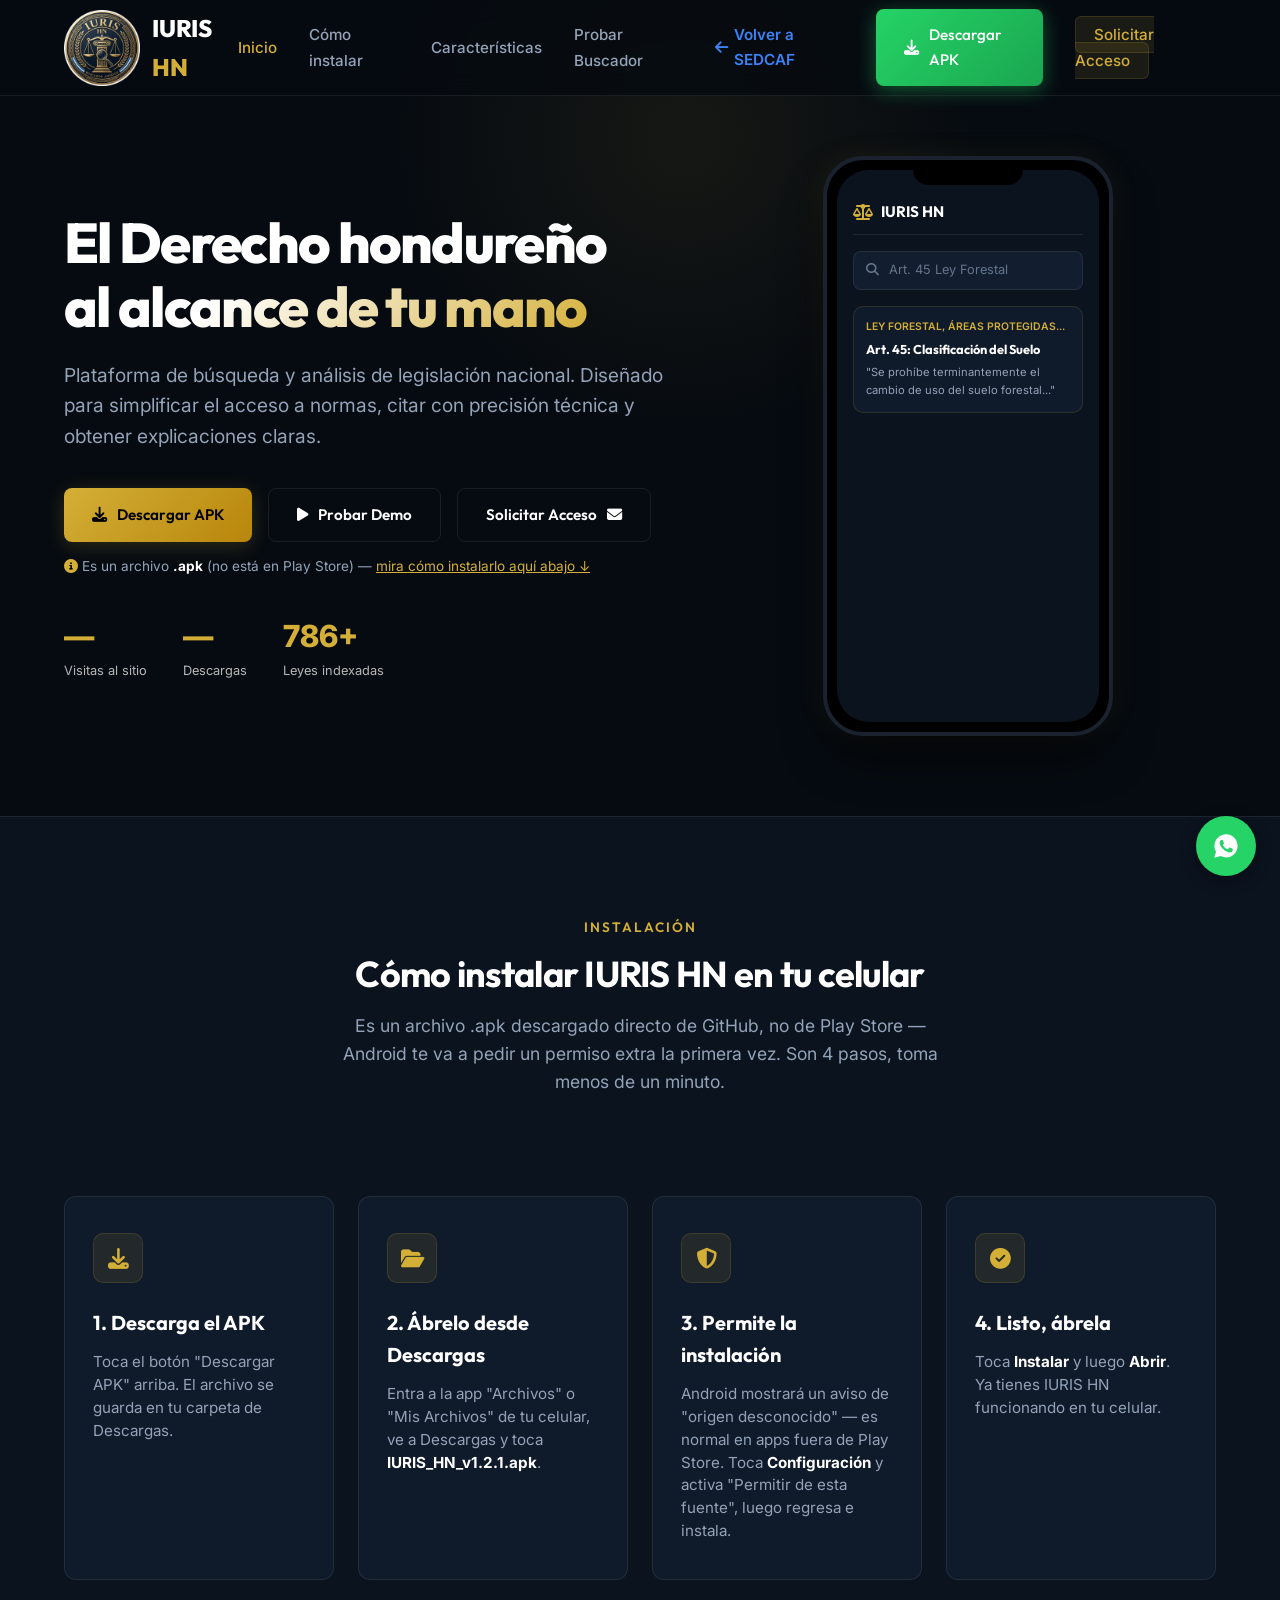
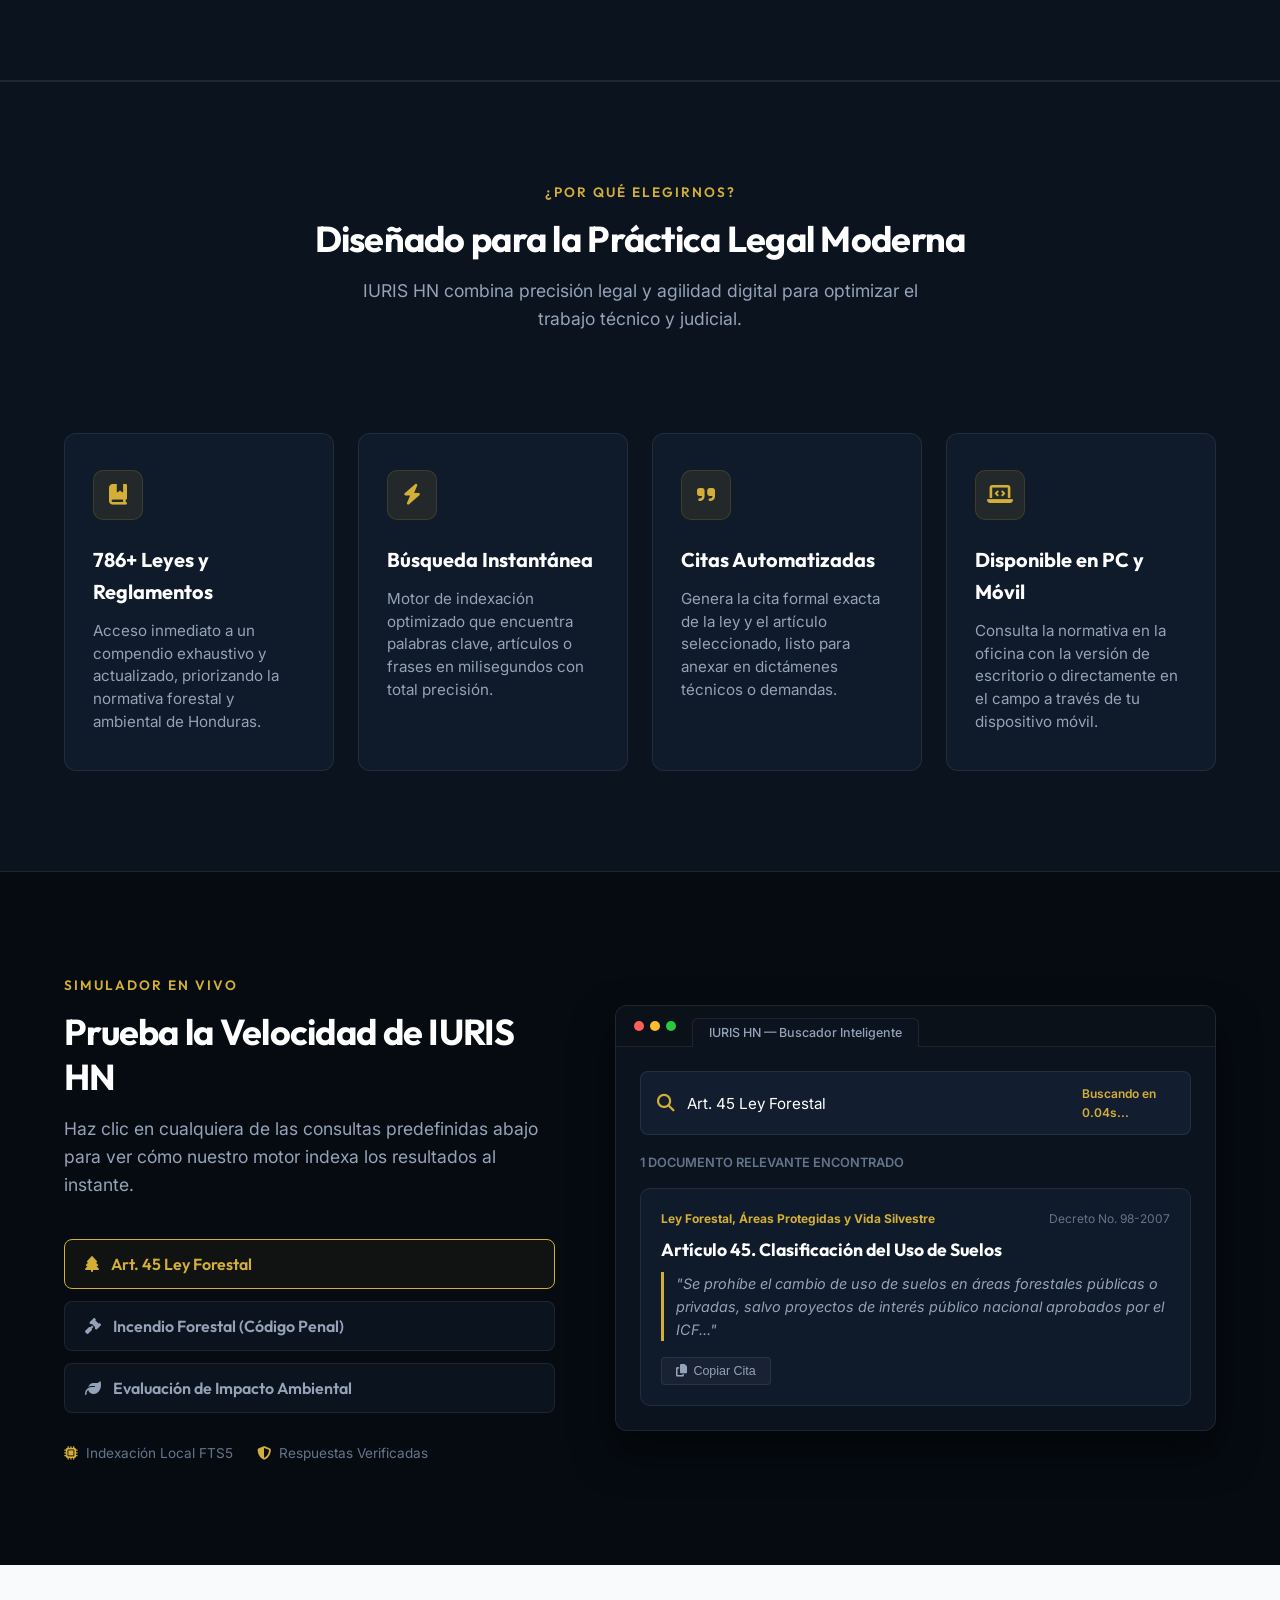
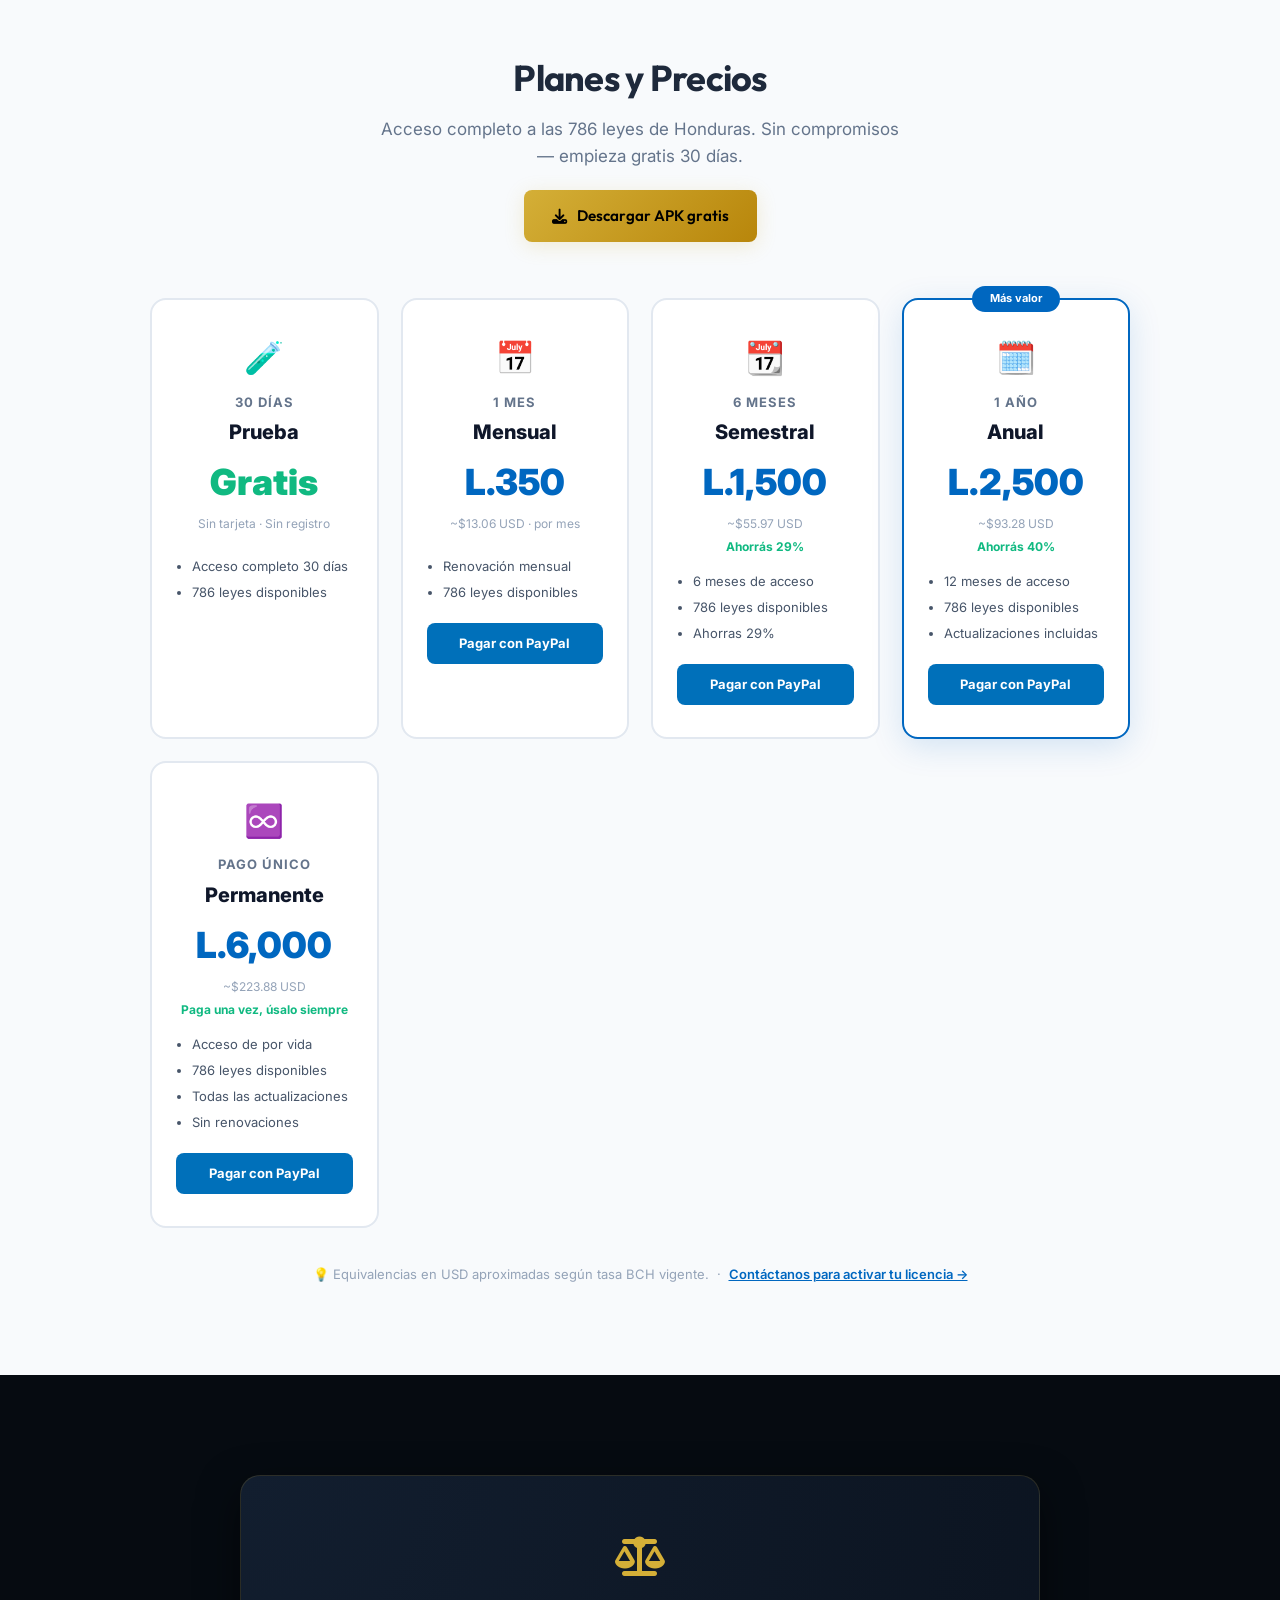
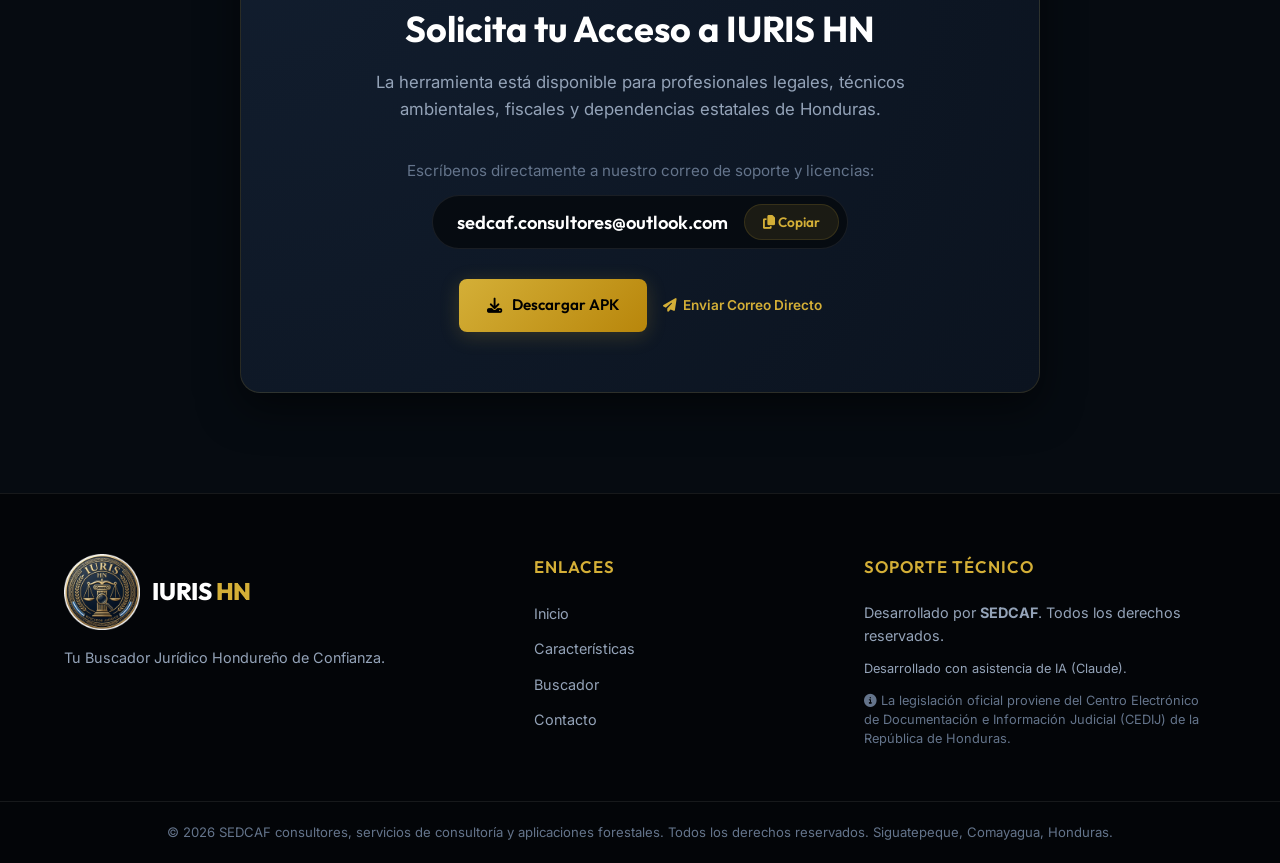
<file: iurishn/index.html>
<!DOCTYPE html>
<html lang="es">
<head>
    <meta charset="UTF-8">
    <meta name="viewport" content="width=device-width, initial-scale=1.0">
    <title>IURIS HN — Tu Buscador Jurídico Hondureño</title>
    <meta name="description" content="IURIS HN: El compendio legal y ambiental inteligente de Honduras. Realiza búsquedas instantáneas, citas automáticas de artículos y análisis claro y accesible.">
    
    <!-- Open Graph Meta Tags (SEO) -->
    <meta property="og:title" content="IURIS HN — Tu Buscador Jurídico Hondureño">
    <meta property="og:description" content="Acceso a más de 786 leyes y reglamentos indexados con búsquedas rápidas y citas automatizadas.">
    <meta property="og:image" content="assets/volante_iuris_hn.png">
    <meta property="og:url" content="https://ferardon.github.io/sedcaf/iurishn/">
    
    <!-- Google Fonts: Outfit (títulos) e Inter (cuerpo) -->
    <link rel="preconnect" href="https://fonts.googleapis.com">
    <link rel="preconnect" href="https://fonts.gstatic.com" crossorigin>
    <link href="https://fonts.googleapis.com/css2?family=Inter:wght@300;400;500;600;700&family=Outfit:wght@300;400;500;600;700;800&display=swap" rel="stylesheet">
    
    <!-- FontAwesome para iconos -->
    <link rel="stylesheet" href="https://cdnjs.cloudflare.com/ajax/libs/font-awesome/6.4.0/css/all.min.css">
    
    <!-- Estilos de IURIS HN -->
    <link rel="stylesheet" href="style.css">

    <!-- Google Analytics 4 -->
    <script async src="https://www.googletagmanager.com/gtag/js?id=G-PVRCYJ4LL7"></script>
    <script>
      window.dataLayer = window.dataLayer || [];
      function gtag(){dataLayer.push(arguments);}
      gtag('js', new Date());
      gtag('config', 'G-PVRCYJ4LL7');
    </script>
</head>
<body>

    <!-- ===== NAVEGACIÓN ===== -->
    <nav class="navbar" id="navbar">
        <div class="container nav-container">
            <a href="#" class="logo-wrap" id="logoLink">
                <img src="assets/IURIS_HN_LOGO.png" alt="Logo IURIS HN" class="logo-img" height="76">
                <span class="logo-text">IURIS <span class="accent-gold">HN</span></span>
            </a>
            
            <ul class="nav-links" id="navLinks">
                <li><a href="#inicio" class="active">Inicio</a></li>
                <li><a href="#instalar">Cómo instalar</a></li>
                <li><a href="#caracteristicas">Características</a></li>
                <li><a href="#simulador">Probar Buscador</a></li>
                <li><a href="../" class="back-to-sedcaf"><i class="fa-solid fa-arrow-left"></i> Volver a SEDCAF</a></li>
                <li><a href="https://github.com/FerArdon/IURIS-HN-releases/releases/download/v1.2.1/IURIS_HN_v1.2.1.apk" target="_blank" rel="noopener" class="btn btn-secondary" download onclick="gtag('event','download_click',{product:'IURIS_HN', location:'nav'})"><i class="fa-solid fa-download"></i> Descargar APK</a></li>
                <li><a href="#contacto" class="btn-nav" id="ctaNav">Solicitar Acceso</a></li>
            </ul>
            
            <button class="hamburger" id="hamburgerBtn" aria-label="Abrir menú de navegación">
                <span class="bar"></span>
                <span class="bar"></span>
                <span class="bar"></span>
            </button>
        </div>
    </nav>

    <!-- ===== SECCIÓN HERO ===== -->
    <header id="inicio" class="hero-section">
        <div class="hero-bg-glow"></div>
        <div class="container hero-grid">
            <div class="hero-content">
                <h1 class="hero-title">El Derecho hondureño<br><span class="gradient-text">al alcance de tu mano</span></h1>
                <p class="hero-subtitle">
                    Plataforma de búsqueda y análisis de legislación nacional. Diseñado para simplificar el acceso a normas, citar con precisión técnica y obtener explicaciones claras.
                </p>
                <div class="hero-actions">
                    <a href="https://github.com/FerArdon/IURIS-HN-releases/releases/download/v1.2.1/IURIS_HN_v1.2.1.apk" class="btn btn-primary" id="btnHeroDownload" download onclick="gtag('event','download_click',{product:'IURIS_HN', location:'hero'})"><i class="fa-solid fa-download"></i> Descargar APK</a>
                    <a href="#simulador" class="btn btn-outline" id="btnHeroSimulate"><i class="fa-solid fa-play"></i> Probar Demo</a>
                    <a href="#contacto" class="btn btn-outline" id="btnHeroContact">Solicitar Acceso <i class="fa-solid fa-envelope"></i></a>
                </div>

                <p style="margin-top:14px; font-size:.85rem; color:var(--text-secondary);">
                    <i class="fa-solid fa-circle-info" style="color:var(--accent-gold);"></i>
                    Es un archivo <strong style="color:var(--text-primary);">.apk</strong> (no está en Play Store) —
                    <a href="#instalar" style="color:var(--accent-gold); text-decoration:underline;">mira cómo instalarlo aquí abajo ↓</a>
                </p>

                <div style="display:flex; gap:36px; margin-top:34px; flex-wrap:wrap;">
                    <div>
                        <div style="font-size:1.9rem; font-weight:800; color:var(--accent-gold);" id="counter-visitas">—</div>
                        <div style="font-size:.8rem; opacity:.7;">Visitas al sitio</div>
                    </div>
                    <div>
                        <div style="font-size:1.9rem; font-weight:800; color:var(--accent-gold);" id="counter-descargas">—</div>
                        <div style="font-size:.8rem; opacity:.7;">Descargas</div>
                    </div>
                    <div>
                        <div style="font-size:1.9rem; font-weight:800; color:var(--accent-gold);">786+</div>
                        <div style="font-size:.8rem; opacity:.7;">Leyes indexadas</div>
                    </div>
                </div>
            </div>
            
            <div class="hero-visual">
                <!-- Mockup de Pantalla Premium en CSS -->
                <div class="phone-mockup">
                    <div class="phone-notch"></div>
                    <div class="phone-screen">
                        <div class="mock-header">
                            <i class="fa-solid fa-scale-balanced mock-icon"></i>
                            <div class="mock-title">IURIS HN</div>
                        </div>
                        <div class="mock-search-bar">
                            <i class="fa-solid fa-search"></i>
                            <span>Art. 45 Ley Forestal</span>
                        </div>
                        <div class="mock-result-card">
                            <div class="mock-tag">Ley Forestal, Áreas Protegidas...</div>
                            <div class="mock-art">Art. 45: Clasificación del Suelo</div>
                            <p class="mock-snippet">"Se prohíbe terminantemente el cambio de uso del suelo forestal..."</p>
                        </div>
                    </div>
                </div>
            </div>
        </div>
    </header>

    <!-- ===== CÓMO INSTALAR (APK Android) ===== -->
    <section id="instalar" class="features-section">
        <div class="container">
            <div class="section-header">
                <span class="sub-label">Instalación</span>
                <h2 class="section-title">Cómo instalar IURIS HN en tu celular</h2>
                <p class="section-desc">Es un archivo .apk descargado directo de GitHub, no de Play Store — Android te va a pedir un permiso extra la primera vez. Son 4 pasos, toma menos de un minuto.</p>
            </div>

            <div class="features-grid">
                <div class="feature-card">
                    <div class="feature-icon"><i class="fa-solid fa-download"></i></div>
                    <h3>1. Descarga el APK</h3>
                    <p>Toca el botón "Descargar APK" arriba. El archivo se guarda en tu carpeta de Descargas.</p>
                </div>
                <div class="feature-card">
                    <div class="feature-icon"><i class="fa-solid fa-folder-open"></i></div>
                    <h3>2. Ábrelo desde Descargas</h3>
                    <p>Entra a la app "Archivos" o "Mis Archivos" de tu celular, ve a Descargas y toca <strong style="color:var(--text-primary);">IURIS_HN_v1.2.1.apk</strong>.</p>
                </div>
                <div class="feature-card">
                    <div class="feature-icon"><i class="fa-solid fa-shield-halved"></i></div>
                    <h3>3. Permite la instalación</h3>
                    <p>Android mostrará un aviso de "origen desconocido" — es normal en apps fuera de Play Store. Toca <strong style="color:var(--text-primary);">Configuración</strong> y activa "Permitir de esta fuente", luego regresa e instala.</p>
                </div>
                <div class="feature-card">
                    <div class="feature-icon"><i class="fa-solid fa-circle-check"></i></div>
                    <h3>4. Listo, ábrela</h3>
                    <p>Toca <strong style="color:var(--text-primary);">Instalar</strong> y luego <strong style="color:var(--text-primary);">Abrir</strong>. Ya tienes IURIS HN funcionando en tu celular.</p>
                </div>
            </div>
        </div>
    </section>

    <!-- ===== SECCIÓN DE CARACTERÍSTICAS ===== -->
    <section id="caracteristicas" class="features-section">
        <div class="container">
            <div class="section-header">
                <span class="sub-label">¿Por qué elegirnos?</span>
                <h2 class="section-title">Diseñado para la Práctica Legal Moderna</h2>
                <p class="section-desc">IURIS HN combina precisión legal y agilidad digital para optimizar el trabajo técnico y judicial.</p>
            </div>
            
            <div class="features-grid">
                <!-- Tarjeta 1 -->
                <div class="feature-card" id="featIndexed">
                    <div class="feature-icon"><i class="fa-solid fa-book-bookmark"></i></div>
                    <h3>786+ Leyes y Reglamentos</h3>
                    <p>Acceso inmediato a un compendio exhaustivo y actualizado, priorizando la normativa forestal y ambiental de Honduras.</p>
                </div>
                <!-- Tarjeta 2 -->
                <div class="feature-card" id="featInstant">
                    <div class="feature-icon"><i class="fa-solid fa-bolt"></i></div>
                    <h3>Búsqueda Instantánea</h3>
                    <p>Motor de indexación optimizado que encuentra palabras clave, artículos o frases en milisegundos con total precisión.</p>
                </div>
                <!-- Tarjeta 3 -->
                <div class="feature-card" id="featCitation">
                    <div class="feature-icon"><i class="fa-solid fa-quote-right"></i></div>
                    <h3>Citas Automatizadas</h3>
                    <p>Genera la cita formal exacta de la ley y el artículo seleccionado, listo para anexar en dictámenes técnicos o demandas.</p>
                </div>
                <!-- Tarjeta 4 -->
                <div class="feature-card" id="featMulti">
                    <div class="feature-icon"><i class="fa-solid fa-laptop-code"></i></div>
                    <h3>Disponible en PC y Móvil</h3>
                    <p>Consulta la normativa en la oficina con la versión de escritorio o directamente en el campo a través de tu dispositivo móvil.</p>
                </div>
            </div>
        </div>
    </section>

    <!-- ===== SIMULADOR INTERACTIVO (DEMO) ===== -->
    <section id="simulador" class="simulator-section">
        <div class="container">
            <div class="simulator-layout">
                <div class="simulator-info">
                    <span class="sub-label">Simulador en Vivo</span>
                    <h2 class="section-title">Prueba la Velocidad de IURIS HN</h2>
                    <p class="section-desc">
                        Haz clic en cualquiera de las consultas predefinidas abajo para ver cómo nuestro motor indexa los resultados al instante.
                    </p>
                    
                    <div class="query-options">
                        <button class="query-btn active" data-query="forestal" id="queryBtnForestal">
                            <i class="fa-solid fa-tree"></i> Art. 45 Ley Forestal
                        </button>
                        <button class="query-btn" data-query="penal" id="queryBtnPenal">
                            <i class="fa-solid fa-gavel"></i> Incendio Forestal (Código Penal)
                        </button>
                        <button class="query-btn" data-query="ambiente" id="queryBtnAmbiente">
                            <i class="fa-solid fa-leaf"></i> Evaluación de Impacto Ambiental
                        </button>
                    </div>
                    
                    <div class="device-specs">
                        <div class="spec-item"><i class="fa-solid fa-microchip"></i> <span>Indexación Local FTS5</span></div>
                        <div class="spec-item"><i class="fa-solid fa-shield-halved"></i> <span>Respuestas Verificadas</span></div>
                    </div>
                </div>

                <div class="simulator-preview">
                    <!-- Marco de Buscador de Escritorio Premium -->
                    <div class="browser-mockup">
                        <div class="browser-header">
                            <div class="browser-dots">
                                <span></span>
                                <span></span>
                                <span></span>
                            </div>
                            <div class="browser-tab">IURIS HN — Buscador Inteligente</div>
                        </div>
                        <div class="browser-body">
                            <!-- Barra de búsqueda del simulador -->
                            <div class="sim-search-container">
                                <i class="fa-solid fa-magnifying-glass search-icon"></i>
                                <input type="text" id="simSearchInput" readonly value="Art. 45 Ley Forestal">
                                <span class="search-speed" id="simSearchSpeed">Buscando en 0.04s...</span>
                            </div>

                            <!-- Resultados de la búsqueda -->
                            <div class="sim-results" id="simResultsContainer">
                                <div class="result-header-text">1 Documento Relevante Encontrado</div>
                                
                                <div class="sim-result-card">
                                    <div class="result-meta">
                                        <span class="law-title" id="resLawTitle">Ley Forestal, Áreas Protegidas y Vida Silvestre</span>
                                        <span class="law-decreto" id="resLawDecreto">Decreto No. 98-2007</span>
                                    </div>
                                    <h4 class="result-article" id="resArticleTitle">Artículo 45. Clasificación del Uso de Suelos</h4>
                                    <blockquote class="result-text" id="resTextSnippet">
                                        "Se prohíbe el cambio de uso de suelos en áreas forestales públicas o privadas, salvo proyectos de interés público nacional aprobados por el ICF..."
                                    </blockquote>
                                    
                                    <!-- Botón de Citado -->
                                    <div class="result-actions">
                                        <button class="action-btn" id="btnCopyCitation">
                                            <i class="fa-solid fa-copy"></i> Copiar Cita
                                        </button>
                                        <span class="citation-toast" id="citationToast">Cita copiada</span>
                                    </div>
                                </div>

                            </div>
                        </div>
                    </div>
                </div>
            </div>
        </div>
    </section>

    <!-- ===== SECCIÓN DE PRECIOS ===== -->
    <section id="precios" style="padding: 90px 24px; background: #f8fafc;">
        <div class="container">
            <div style="text-align:center; margin-bottom:56px;">
                <h2 class="section-title" style="color:#1e293b;">Planes y Precios</h2>
                <p style="color:#64748b; font-size:17px; max-width:520px; margin:0 auto;">
                    Acceso completo a las 786 leyes de Honduras. Sin compromisos — empieza gratis 30 días.
                </p>
                <a href="https://github.com/FerArdon/IURIS-HN-releases/releases/download/v1.2.1/IURIS_HN_v1.2.1.apk" target="_blank" rel="noopener" class="btn btn-primary" download style="display:inline-flex; margin-top:20px;" onclick="gtag('event','download_click',{product:'IURIS_HN', location:'precios'})">
                    <i class="fa-solid fa-download"></i> Descargar APK gratis
                </a>
            </div>

            <div style="display:grid; grid-template-columns:repeat(auto-fit, minmax(220px, 1fr)); gap:22px; max-width:980px; margin:0 auto;">

                <!-- Prueba -->
                <div style="background:white; border:2px solid #e2e8f0; border-radius:16px; padding:32px 24px; text-align:center;">
                    <div style="font-size:2rem; margin-bottom:8px;">🧪</div>
                    <div style="font-size:13px; font-weight:700; color:#64748b; letter-spacing:1px; text-transform:uppercase; margin-bottom:4px;">30 días</div>
                    <div style="font-size:20px; font-weight:800; color:#0f172a; margin-bottom:6px;">Prueba</div>
                    <div style="font-size:36px; font-weight:900; color:#10b981; margin-bottom:2px;">Gratis</div>
                    <div style="font-size:12px; color:#94a3b8; margin-bottom:20px;">Sin tarjeta · Sin registro</div>
                    <ul style="text-align:left; padding-left:16px; font-size:13px; color:#475569; line-height:2;">
                        <li>Acceso completo 30 días</li>
                        <li>786 leyes disponibles</li>
                    </ul>
                </div>

                <!-- Mensual -->
                <div style="background:white; border:2px solid #e2e8f0; border-radius:16px; padding:32px 24px; text-align:center;">
                    <div style="font-size:2rem; margin-bottom:8px;">📅</div>
                    <div style="font-size:13px; font-weight:700; color:#64748b; letter-spacing:1px; text-transform:uppercase; margin-bottom:4px;">1 mes</div>
                    <div style="font-size:20px; font-weight:800; color:#0f172a; margin-bottom:6px;">Mensual</div>
                    <div style="font-size:36px; font-weight:900; color:#0067c0; margin-bottom:2px;">L.350</div>
                    <div style="font-size:12px; color:#94a3b8; margin-bottom:20px;">~$13.06 USD · por mes</div>
                    <ul style="text-align:left; padding-left:16px; font-size:13px; color:#475569; line-height:2;">
                        <li>Renovación mensual</li>
                        <li>786 leyes disponibles</li>
                    </ul>
                    <a href="https://www.paypal.com/ncp/payment/F52N5RHXUEJGE" target="_blank" rel="noopener" style="display:block; margin-top:18px; padding:10px 20px; background:#0070ba; color:#fff; border-radius:8px; font-size:13px; font-weight:700; text-decoration:none;">Pagar con PayPal</a>
                </div>

                <!-- Semestral -->
                <div style="background:white; border:2px solid #e2e8f0; border-radius:16px; padding:32px 24px; text-align:center;">
                    <div style="font-size:2rem; margin-bottom:8px;">📆</div>
                    <div style="font-size:13px; font-weight:700; color:#64748b; letter-spacing:1px; text-transform:uppercase; margin-bottom:4px;">6 meses</div>
                    <div style="font-size:20px; font-weight:800; color:#0f172a; margin-bottom:6px;">Semestral</div>
                    <div style="font-size:36px; font-weight:900; color:#0067c0; margin-bottom:2px;">L.1,500</div>
                    <div style="font-size:12px; color:#94a3b8; margin-bottom:4px;">~$55.97 USD</div>
                    <div style="font-size:12px; color:#10b981; font-weight:700; margin-bottom:12px;">Ahorrás 29%</div>
                    <ul style="text-align:left; padding-left:16px; font-size:13px; color:#475569; line-height:2;">
                        <li>6 meses de acceso</li>
                        <li>786 leyes disponibles</li>
                        <li>Ahorras 29%</li>
                    </ul>
                    <a href="https://www.paypal.com/ncp/payment/XET9JS955ZTBS" target="_blank" rel="noopener" style="display:block; margin-top:18px; padding:10px 20px; background:#0070ba; color:#fff; border-radius:8px; font-size:13px; font-weight:700; text-decoration:none;">Pagar con PayPal</a>
                </div>

                <!-- Anual (destacado) -->
                <div style="background:white; border:2px solid #0067c0; border-radius:16px; padding:32px 24px; text-align:center; position:relative; box-shadow:0 8px 32px rgba(0,103,192,0.15);">
                    <div style="position:absolute; top:-14px; left:50%; transform:translateX(-50%); background:#0067c0; color:white; padding:4px 18px; border-radius:20px; font-size:11px; font-weight:700;">Más valor</div>
                    <div style="font-size:2rem; margin-bottom:8px;">🗓️</div>
                    <div style="font-size:13px; font-weight:700; color:#64748b; letter-spacing:1px; text-transform:uppercase; margin-bottom:4px;">1 año</div>
                    <div style="font-size:20px; font-weight:800; color:#0f172a; margin-bottom:6px;">Anual</div>
                    <div style="font-size:36px; font-weight:900; color:#0067c0; margin-bottom:2px;">L.2,500</div>
                    <div style="font-size:12px; color:#94a3b8; margin-bottom:4px;">~$93.28 USD</div>
                    <div style="font-size:12px; color:#10b981; font-weight:700; margin-bottom:12px;">Ahorrás 40%</div>
                    <ul style="text-align:left; padding-left:16px; font-size:13px; color:#475569; line-height:2;">
                        <li>12 meses de acceso</li>
                        <li>786 leyes disponibles</li>
                        <li>Actualizaciones incluidas</li>
                    </ul>
                    <a href="https://www.paypal.com/ncp/payment/C25N964L3WRRN" target="_blank" rel="noopener" style="display:block; margin-top:18px; padding:10px 20px; background:#0070ba; color:#fff; border-radius:8px; font-size:13px; font-weight:700; text-decoration:none;">Pagar con PayPal</a>
                </div>

                <!-- Permanente -->
                <div style="background:white; border:2px solid #e2e8f0; border-radius:16px; padding:32px 24px; text-align:center;">
                    <div style="font-size:2rem; margin-bottom:8px;">♾️</div>
                    <div style="font-size:13px; font-weight:700; color:#64748b; letter-spacing:1px; text-transform:uppercase; margin-bottom:4px;">Pago único</div>
                    <div style="font-size:20px; font-weight:800; color:#0f172a; margin-bottom:6px;">Permanente</div>
                    <div style="font-size:36px; font-weight:900; color:#0067c0; margin-bottom:2px;">L.6,000</div>
                    <div style="font-size:12px; color:#94a3b8; margin-bottom:4px;">~$223.88 USD</div>
                    <div style="font-size:12px; color:#10b981; font-weight:700; margin-bottom:12px;">Paga una vez, úsalo siempre</div>
                    <ul style="text-align:left; padding-left:16px; font-size:13px; color:#475569; line-height:2;">
                        <li>Acceso de por vida</li>
                        <li>786 leyes disponibles</li>
                        <li>Todas las actualizaciones</li>
                        <li>Sin renovaciones</li>
                    </ul>
                    <a href="https://www.paypal.com/ncp/payment/4W28UWAMLJXBJ" target="_blank" rel="noopener" style="display:block; margin-top:18px; padding:10px 20px; background:#0070ba; color:#fff; border-radius:8px; font-size:13px; font-weight:700; text-decoration:none;">Pagar con PayPal</a>
                </div>

            </div>

            <p style="text-align:center; margin-top:36px; color:#94a3b8; font-size:13px;">
                💡 Equivalencias en USD aproximadas según tasa BCH vigente. &nbsp;·&nbsp;
                <a href="#contacto" style="color:#0067c0; font-weight:600;">Contáctanos para activar tu licencia →</a>
            </p>
        </div>
    </section>

    <!-- ===== SECCIÓN DE CONTACTO Y SOLICITUD DE ACCESO ===== -->
    <section id="contacto" class="contact-section">
        <div class="container">
            <div class="contact-card">
                <div class="contact-header">
                    <i class="fa-solid fa-scale-balanced contact-icon"></i>
                    <h2>Solicita tu Acceso a IURIS HN</h2>
                    <p>La herramienta está disponible para profesionales legales, técnicos ambientales, fiscales y dependencias estatales de Honduras.</p>
                </div>
                
                <div class="contact-details">
                    <p class="email-label">Escríbenos directamente a nuestro correo de soporte y licencias:</p>
                    
                    <div class="email-display-container">
                        <span class="email-address" id="emailAddress">sedcaf.consultores@outlook.com</span>
                        <button class="btn-copy-email" id="btnCopyEmail" title="Copiar correo al portapapeles">
                            <i class="fa-solid fa-copy"></i> <span id="copyEmailText">Copiar</span>
                        </button>
                    </div>
                    
                    <div class="contact-actions">
                        <!-- APK download button -->
                        <a href="https://github.com/FerArdon/IURIS-HN-releases/releases/download/v1.2.1/IURIS_HN_v1.2.1.apk" target="_blank" rel="noopener" class="btn btn-primary" download onclick="gtag('event','download_click',{product:'IURIS_HN', location:'contacto'})">
                            <i class="fa-solid fa-download"></i> Descargar APK
                        </a>

                        <a href="mailto:sedcaf.consultores@outlook.com?subject=Solicitud%20de%20Acceso%20IURIS%20HN&body=Estimado%20equipo%20de%20SEDCAF,%0A%0ADeseo%20solicitar%20informaci%C3%B3n%20para%20obtener%20una%20licencia%20de%20IURIS%20HN.%0A%0ANombre:%20%0AInstituci%C3%B3n/Empresa:%20%0ATel%C3%A9fono:%20" class="link-gold" id="btnMailtoSend">
                            <i class="fa-solid fa-paper-plane"></i> Enviar Correo Directo
                        </a>
                    </div>
                </div>
            </div>
        </div>
    </section>

    <!-- ===== PIE DE PÁGINA (FOOTER) ===== -->
    <footer class="footer">
        <div class="container footer-grid">
            <div class="footer-brand">
                <div class="logo-wrap">
                    <img src="assets/IURIS_HN_LOGO.png" alt="Logo IURIS HN" class="logo-img">
                    <span class="logo-text">IURIS <span class="accent-gold">HN</span></span>
                </div>
                <p>Tu Buscador Jurídico Hondureño de Confianza.</p>
            </div>
            
            <div class="footer-links">
                <h4>Enlaces</h4>
                <ul>
                    <li><a href="#inicio">Inicio</a></li>
                    <li><a href="#caracteristicas">Características</a></li>
                    <li><a href="#simulador">Buscador</a></li>
                    <li><a href="#contacto">Contacto</a></li>
                </ul>
            </div>
            
            <div class="footer-info">
                <h4>Soporte Técnico</h4>
                <p>Desarrollado por <strong>SEDCAF</strong>. Todos los derechos reservados.</p>
                <p style="font-size:0.8rem;">Desarrollado con asistencia de IA (Claude).</p>
                <p class="gaceta-note"><i class="fa-solid fa-circle-info"></i> La legislación oficial proviene del Centro Electrónico de Documentación e Información Judicial (CEDIJ) de la República de Honduras.</p>
            </div>
        </div>
        
        <div class="footer-bottom">
            <p>&copy; 2026 SEDCAF consultores, servicios de consultoría y aplicaciones forestales. Todos los derechos reservados. Siguatepeque, Comayagua, Honduras.</p>
        </div>
    </footer>

    <script>
        // Contador de visitas gratuito (abacus)
        fetch('https://abacus.jasoncameron.dev/hit/ferardon.github.io-iurishn/visits')
            .then(r => r.json())
            .then(data => {
                var el = document.getElementById('counter-visitas');
                if (el) el.textContent = data.value ? data.value.toLocaleString('es-HN') : '1';
            })
            .catch(() => {
                var el = document.getElementById('counter-visitas');
                if (el) el.textContent = '—';
            });

        // Descargas reales desde GitHub Releases API
        fetch('https://api.github.com/repos/FerArdon/IURIS-HN-releases/releases')
            .then(r => r.json())
            .then(releases => {
                var total = releases.reduce(function(sum, rel) {
                    return sum + rel.assets.reduce(function(s, a) { return s + a.download_count; }, 0);
                }, 0);
                var el = document.getElementById('counter-descargas');
                if (el) el.textContent = total.toLocaleString('es-HN');
            })
            .catch(() => {
                var el = document.getElementById('counter-descargas');
                if (el) el.textContent = '—';
            });
    </script>

    <!-- Botón flotante de WhatsApp -->
    <a href="#" id="waFloatBtn" class="wa-float-btn" target="_blank" rel="noopener" aria-label="Escríbenos por WhatsApp">
        <svg viewBox="0 0 24 24" width="28" height="28" fill="#fff" aria-hidden="true"><path d="M12.04 2C6.58 2 2.13 6.45 2.13 11.91c0 1.75.46 3.48 1.32 5L2 22l5.25-1.38c1.45.79 3.08 1.21 4.79 1.21h.01c5.46 0 9.91-4.45 9.91-9.91 0-2.65-1.03-5.14-2.9-7.01A9.816 9.816 0 0012.04 2zm5.85 14.06c-.24.68-1.4 1.32-1.93 1.4-.5.08-1.11.11-1.79-.11-.41-.13-.94-.31-1.62-.6-2.85-1.23-4.71-4.1-4.85-4.29-.14-.19-1.16-1.55-1.16-2.95 0-1.4.73-2.09 1-2.37.24-.26.53-.32.7-.32.18 0 .35 0 .5.01.16.01.38-.06.6.46.24.55.79 1.9.86 2.04.07.14.11.3.02.49-.09.19-.14.3-.27.46-.14.16-.29.36-.41.48-.14.14-.28.29-.12.57.16.28.71 1.17 1.53 1.9 1.05.94 1.94 1.23 2.22 1.37.28.14.45.12.61-.07.16-.19.7-.81.89-1.09.19-.28.38-.23.63-.14.26.09 1.63.77 1.91.91.28.14.47.21.53.33.07.12.07.68-.17 1.36z"/></svg>
    </a>

    <!-- Script del Simulador e Interacciones -->
    <script src="script.js"></script>
    <script>
        // Botón flotante de WhatsApp (número ofuscado, no visible en el código fuente)
        (function(){
            var c = [53,48,52,51,51,53,50,55,52,52,52];
            var n = String.fromCharCode.apply(null, c);
            var msg = encodeURIComponent('Hola, quiero información sobre IURIS HN');
            var b = document.getElementById('waFloatBtn');
            if (b) b.href = 'https://wa.me/' + n + '?text=' + msg;
        })();
    </script>
</body>
</html>
</file>
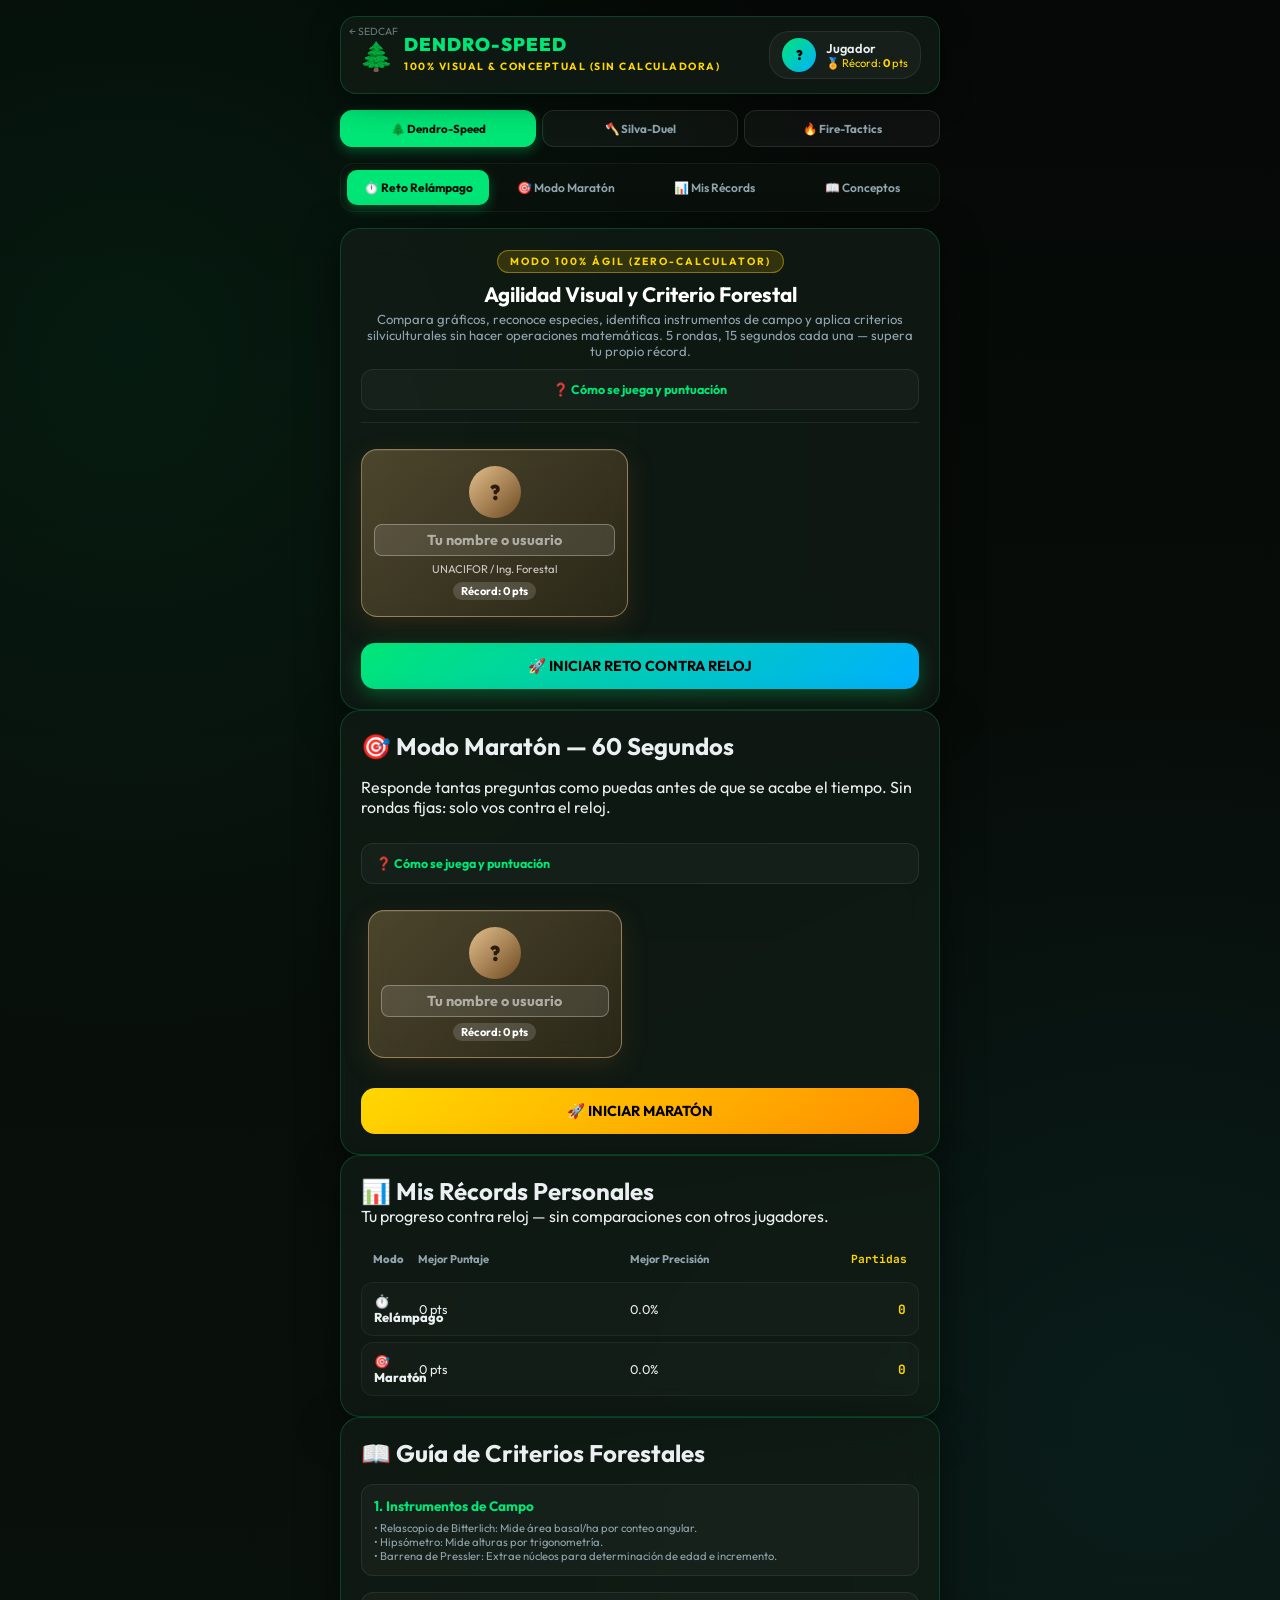
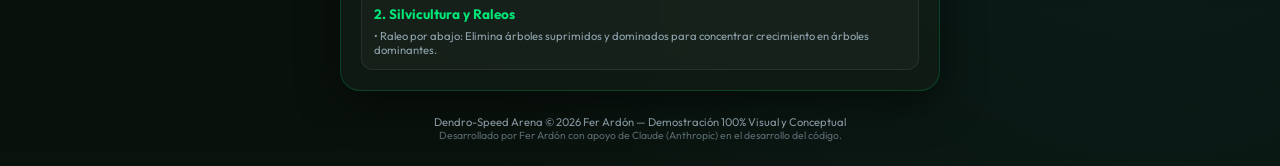
<file: juegos-forestales/index.html>
<!DOCTYPE html>
<html lang="es">
<head>
  <meta charset="UTF-8">
  <meta name="viewport" content="width=device-width, initial-scale=1.0">
  <title>Dendro-Speed & Biometric Arena - Demo Competitiva</title>
  <link rel="preconnect" href="https://fonts.googleapis.com">
  <link rel="preconnect" href="https://fonts.gstatic.com" crossorigin>
  <link href="https://fonts.googleapis.com/css2?family=Outfit:wght@300;400;600;700;900&family=JetBrains+Mono:wght@400;700&display=swap" rel="stylesheet">
  <link rel="stylesheet" href="styles.css">
  <link rel="manifest" href="manifest.json">
  <link rel="icon" href="icon.svg" type="image/svg+xml">
  <link rel="apple-touch-icon" href="icon.svg">
  <meta name="theme-color" content="#070B09">
</head>
<body>
  <div id="app-container">
    <!-- Header -->
    <header class="app-header"><a href="https://ferardon.github.io/sedcaf/#productos" style="position:absolute;top:8px;left:8px;font-size:0.65rem;color:var(--text-muted);text-decoration:none;opacity:0.7;">← SEDCAF</a>
      <div class="logo-area">
        <span class="icon">🌲</span>
        <div>
          <h1 class="app-title">DENDRO-SPEED</h1>
          <span class="app-subtitle">100% VISUAL & CONCEPTUAL (SIN CALCULADORA)</span>
        </div>
      </div>
      <div class="user-profile-badge">
        <div class="avatar">?</div>
        <div class="user-info">
          <span class="user-name">Jugador</span>
          <span class="user-elo">🏅 Récord: <strong id="user-elo-val">0</strong> pts</span>
        </div>
      </div>
    </header>

    <!-- Game Switcher -->
    <nav class="game-switcher">
      <a href="index.html" class="game-switch-btn active">🌲 Dendro-Speed</a>
      <a href="silva_duel.html" class="game-switch-btn">🪓 Silva-Duel</a>
      <a href="fire_tactics.html" class="game-switch-btn">🔥 Fire-Tactics</a>
    </nav>

    <!-- Main Navigation Tabs -->
    <nav class="nav-tabs">
      <button class="tab-btn active" data-tab="arena-tab">⏱️ Reto Relámpago</button>
      <button class="tab-btn" data-tab="timeattack-tab">🎯 Modo Maratón</button>
      <button class="tab-btn" data-tab="leaderboard-tab">📊 Mis Récords</button>
      <button class="tab-btn" data-tab="formulas-tab">📖 Conceptos</button>
    </nav>

    <!-- Main Content -->
    <main id="main-content">
      <!-- TAB 1: RETO RELÁMPAGO (CONTRA RELOJ) -->
      <section id="arena-tab" class="tab-content active">
        <!-- Start Screen -->
        <div id="matchmaking-screen" class="card glass">
          <div class="arena-hero">
            <div class="vs-badge">MODO 100% ÁGIL (ZERO-CALCULATOR)</div>
            <h2>Agilidad Visual y Criterio Forestal</h2>
            <p>Compara gráficos, reconoce especies, identifica instrumentos de campo y aplica criterios silviculturales sin hacer operaciones matemáticas. 5 rondas, 15 segundos cada una — supera tu propio récord.</p>
            <details class="how-to-play">
              <summary>❓ Cómo se juega y puntuación</summary>
              <div class="htp-body">
                Son <strong>5 rondas</strong> de <strong>15 segundos</strong> cada una. En cada ronda aparece una pregunta visual (instrumentos, biometría, silvicultura, dendrología o protección) con 4 opciones — tocá la correcta antes de que se acabe el tiempo.
                <ul>
                  <li><strong>Puntos base:</strong> cada pregunta vale entre 200 y 300 pts según su dificultad.</li>
                  <li><strong>Bono de velocidad:</strong> ganás 8 pts extra por cada segundo que te sobre al responder — contestar rápido y bien suma mucho más.</li>
                  <li><strong>Error o tiempo agotado:</strong> esa ronda vale 0 pts, pero seguís a la siguiente.</li>
                </ul>
                Al final se suman las 5 rondas y se compara contra tu mejor puntaje guardado en este dispositivo.
              </div>
            </details>
          </div>

          <div class="matchmaking-box">
            <div class="player-card">
              <div class="avatar lg">?</div>
              <input type="text" class="player-name-input" placeholder="Tu nombre o usuario" maxlength="24">
              <p class="uni">UNACIFOR / Ing. Forestal</p>
              <span class="badge elo" id="sprint-best-badge">Récord: 0 pts</span>
            </div>
          </div>

          <button id="btn-start-match" class="btn btn-primary btn-block">
            <span>🚀 INICIAR RETO CONTRA RELOJ</span>
          </button>
        </div>

        <!-- Gameplay Screen -->
        <div id="gameplay-screen" class="card glass hidden">
          <!-- Top Match Status Bar -->
          <div class="match-hud">
            <div class="hud-player">
              <span class="hud-name">Puntaje</span>
              <div class="score-pill" id="my-score">0 pts</div>
            </div>
            <div class="hud-timer">
              <div class="timer-circle" id="timer-circle">
                <span id="match-timer">15.0</span>
              </div>
              <span class="round-indicator" id="round-num">Ronda 1/5</span>
            </div>
            <div class="hud-player opp">
              <span class="hud-name">Récord</span>
              <div class="score-pill opp" id="opp-score">0 pts</div>
            </div>
          </div>

          <!-- Progress Bar -->
          <div class="progress-bar-container">
            <div class="progress-fill" id="timer-progress-fill"></div>
          </div>

          <!-- Problem Card Container -->
          <div id="problem-card" class="problem-card">
            <!-- Category Badge -->
            <div class="category-header">
              <span class="badge category" id="problem-category">RECONOCIMIENTO VISUAL</span>
              <span class="badge difficulty" id="problem-diff">+250 PTS</span>
            </div>

            <!-- Problem Description & Visual -->
            <div class="problem-body">
              <div id="problem-visual" class="problem-visual"></div>
              <h3 id="problem-question" class="question-text">Cargando desafío visual...</h3>
              <div id="problem-formula-hint" class="formula-hint"></div>
            </div>

            <!-- Answer Options -->
            <div id="options-grid" class="options-grid">
              <!-- Dynamically populated -->
            </div>
          </div>
        </div>

        <!-- Result Screen -->
        <div id="results-screen" class="card glass hidden">
          <div class="result-header text-center">
            <div id="result-trophy" class="result-trophy">🏆</div>
            <h2 id="result-title">¡NUEVO RÉCORD PERSONAL!</h2>
            <p id="result-subtitle">Has demostrado agilidad visual y criterio forestal.</p>
          </div>

          <div class="result-stats-grid">
            <div class="stat-card">
              <span class="label">Tu Puntaje</span>
              <span class="value" id="res-my-score">1,250</span>
            </div>
            <div class="stat-card">
              <span class="label">Récord Anterior</span>
              <span class="value" id="res-opp-score">980</span>
            </div>
            <div class="stat-card">
              <span class="label">Precisión</span>
              <span class="value" id="res-accuracy">100.0%</span>
            </div>
            <div class="stat-card highlight">
              <span class="label">Mejor Récord</span>
              <span class="value" id="res-new-elo">1,478</span>
            </div>
          </div>

          <div class="breakdown-card">
            <h4>Desglose de Desempeño Técnico</h4>
            <ul id="breakdown-list" class="breakdown-list">
              <!-- Populated dynamically -->
            </ul>
          </div>

          <div class="action-buttons">
            <button id="btn-play-again" class="btn btn-primary">🔁 Jugar Otra Partida</button>
            <button id="btn-view-leaderboard" class="btn btn-secondary">📊 Ver Mis Récords</button>
          </div>
        </div>
      </section>

      <!-- TAB 2: MODO MARATÓN (60s CONTINUOS) -->
      <section id="timeattack-tab" class="tab-content">
        <div class="card glass">
          <h2>🎯 Modo Maratón — 60 Segundos</h2>
          <p>Responde tantas preguntas como puedas antes de que se acabe el tiempo. Sin rondas fijas: solo vos contra el reloj.</p>
          <details class="how-to-play">
            <summary>❓ Cómo se juega y puntuación</summary>
            <div class="htp-body">
              Tenés <strong>60 segundos corridos</strong>. Las preguntas se encadenan una tras otra sin límite de cantidad — mientras te quede tiempo, siguen apareciendo.
              <ul>
                <li><strong>Acierto:</strong> suma directo los puntos base de esa pregunta (200-300 pts), sin bono de velocidad.</li>
                <li><strong>Error:</strong> suma 0 pts, pero no te detiene — pasa a la siguiente pregunta.</li>
              </ul>
              Al acabarse el tiempo ves tu puntaje final, cuántas preguntas respondiste y tu precisión. Como no hay techo de rondas, el récord acá premia pura velocidad de lectura y decisión.
            </div>
          </details>
          <div class="matchmaking-box" style="margin-bottom:14px;">
            <div class="player-card" style="margin:0 auto;">
              <div class="avatar lg">?</div>
              <input type="text" class="player-name-input" placeholder="Tu nombre o usuario" maxlength="24">
              <span class="badge elo" id="marathon-best-badge">Récord: 0 pts</span>
            </div>
          </div>
          <button id="btn-start-timeattack" class="btn btn-accent btn-block">🚀 INICIAR MARATÓN</button>
        </div>

        <!-- Marathon Gameplay -->
        <div id="marathon-gameplay" class="card glass hidden" style="margin-top:12px;">
          <div class="match-hud">
            <div class="hud-player">
              <span class="hud-name">Puntaje</span>
              <div class="score-pill" id="marathon-score">0 pts</div>
            </div>
            <div class="hud-timer">
              <div class="timer-circle" id="marathon-timer-circle">
                <span id="marathon-timer">60.0</span>
              </div>
              <span class="round-indicator" id="marathon-count">Preguntas: 0</span>
            </div>
          </div>
          <div class="progress-bar-container">
            <div class="progress-fill" id="marathon-progress-fill"></div>
          </div>
          <div id="marathon-problem-card" class="problem-card">
            <div class="category-header">
              <span class="badge category" id="marathon-category">RECONOCIMIENTO VISUAL</span>
              <span class="badge difficulty" id="marathon-diff">+250 PTS</span>
            </div>
            <div class="problem-body">
              <div id="marathon-visual" class="problem-visual"></div>
              <h3 id="marathon-question" class="question-text">Cargando desafío visual...</h3>
              <div id="marathon-formula-hint" class="formula-hint"></div>
            </div>
            <div id="marathon-options-grid" class="options-grid"></div>
          </div>
        </div>

        <!-- Marathon Results -->
        <div id="marathon-results" class="card glass hidden" style="margin-top:12px;">
          <div class="result-header text-center">
            <div class="result-trophy">⏱️</div>
            <h2>¡TIEMPO AGOTADO!</h2>
            <p id="marathon-result-subtitle">Buen ritmo de respuesta.</p>
          </div>
          <div class="result-stats-grid">
            <div class="stat-card">
              <span class="label">Puntaje Final</span>
              <span class="value" id="marathon-res-score">0</span>
            </div>
            <div class="stat-card">
              <span class="label">Preguntas Respondidas</span>
              <span class="value" id="marathon-res-count">0</span>
            </div>
            <div class="stat-card">
              <span class="label">Precisión</span>
              <span class="value" id="marathon-res-accuracy">0%</span>
            </div>
            <div class="stat-card highlight">
              <span class="label">Récord Maratón</span>
              <span class="value" id="marathon-res-best">0</span>
            </div>
          </div>
          <div class="action-buttons">
            <button id="btn-marathon-again" class="btn btn-primary">🔁 Otra Maratón</button>
          </div>
        </div>
      </section>

      <!-- TAB 3: MIS RÉCORDS -->
      <section id="leaderboard-tab" class="tab-content">
        <div class="card glass">
          <div class="leaderboard-header">
            <h2>📊 Mis Récords Personales</h2>
            <p>Tu progreso contra reloj — sin comparaciones con otros jugadores.</p>
          </div>

          <div class="leaderboard-table">
            <div class="table-row header">
              <span class="col-rank">Modo</span>
              <span class="col-name">Mejor Puntaje</span>
              <span class="col-uni">Mejor Precisión</span>
              <span class="col-elo">Partidas</span>
            </div>
            <div class="table-row rank-1">
              <span class="col-rank">⏱️ Relámpago</span>
              <span class="col-name" id="records-sprint-score">0 pts</span>
              <span class="col-uni" id="records-sprint-accuracy">0%</span>
              <span class="col-elo" id="records-sprint-plays">0</span>
            </div>
            <div class="table-row rank-2">
              <span class="col-rank">🎯 Maratón</span>
              <span class="col-name" id="records-marathon-score">0 pts</span>
              <span class="col-uni" id="records-marathon-accuracy">0%</span>
              <span class="col-elo" id="records-marathon-plays">0</span>
            </div>
          </div>
        </div>
      </section>

      <!-- TAB 4: CONCEPTOS -->
      <section id="formulas-tab" class="tab-content">
        <div class="card glass">
          <h2>📖 Guía de Criterios Forestales</h2>
          <div class="formula-card">
            <h3>1. Instrumentos de Campo</h3>
            <small>• Relascopio de Bitterlich: Mide área basal/ha por conteo angular.<br>• Hipsómetro: Mide alturas por trigonometría.<br>• Barrena de Pressler: Extrae núcleos para determinación de edad e incremento.</small>
          </div>
          <div class="formula-card">
            <h3>2. Silvicultura y Raleos</h3>
            <small>• Raleo por abajo: Elimina árboles suprimidos y dominados para concentrar crecimiento en árboles dominantes.</small>
          </div>
        </div>
      </section>
    </main>

    <footer class="app-footer">
      <p>Dendro-Speed Arena &copy; 2026 Fer Ardón — Demostración 100% Visual y Conceptual</p>
      <p style="font-size:0.65rem; opacity:0.6;">Desarrollado por Fer Ardón con apoyo de Claude (Anthropic) en el desarrollo del código.</p>
    </footer>
  </div>

  <script src="app.js"></script>
  <script>
    if ("serviceWorker" in navigator) {
      window.addEventListener("load", () => navigator.serviceWorker.register("sw.js"));
    }
  </script>
</body>
</html>
</file>
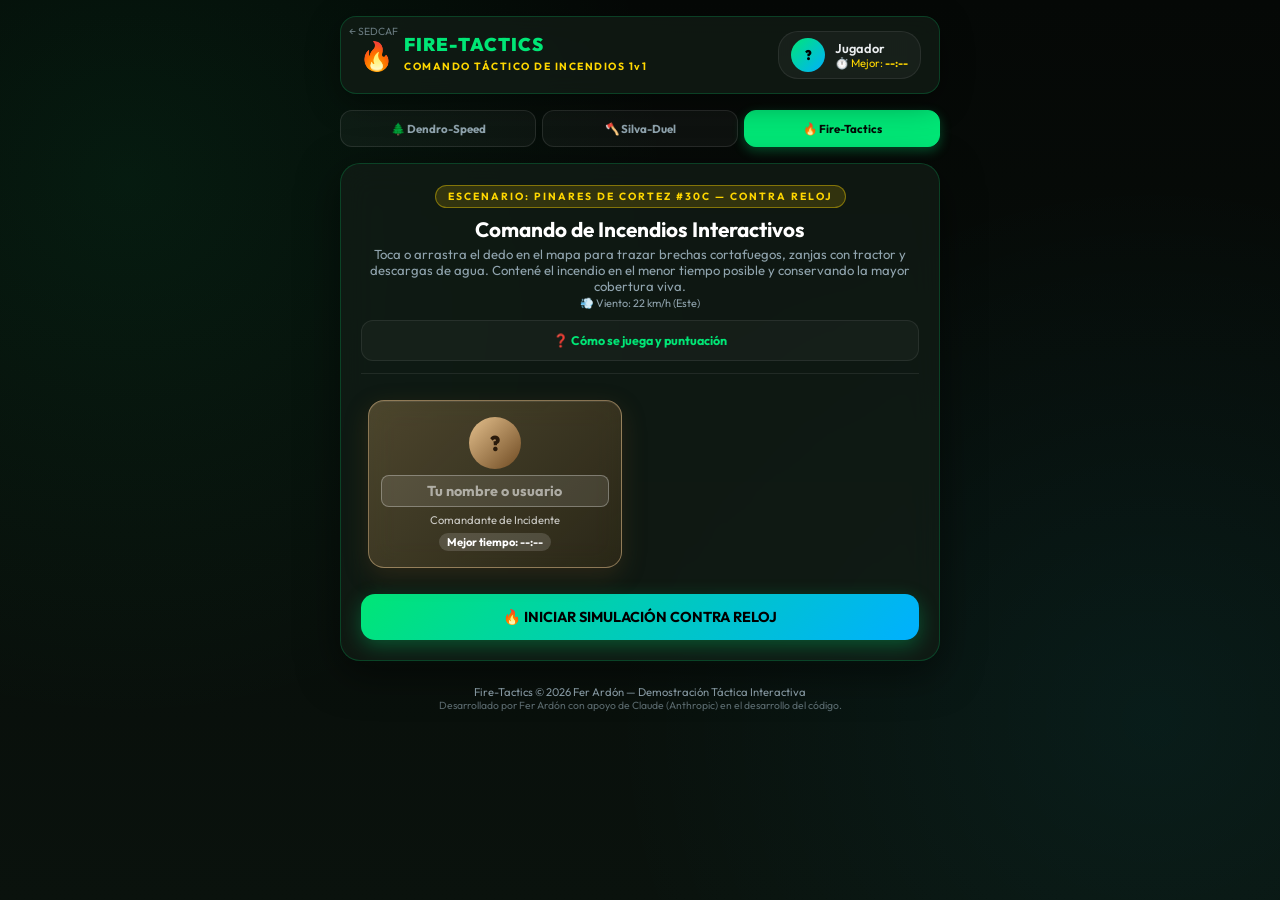
<file: juegos-forestales/fire_tactics.html>
<!DOCTYPE html>
<html lang="es">
<head>
  <meta charset="UTF-8">
  <meta name="viewport" content="width=device-width, initial-scale=1.0">
  <title>FIRE-TACTICS - Liga de Combate de Incendios Forestales</title>
  <link rel="preconnect" href="https://fonts.googleapis.com">
  <link rel="preconnect" href="https://fonts.gstatic.com" crossorigin>
  <link href="https://fonts.googleapis.com/css2?family=Outfit:wght@300;400;600;700;900&family=JetBrains+Mono:wght@400;700&display=swap" rel="stylesheet">
  <link rel="stylesheet" href="styles.css">
  <link rel="manifest" href="manifest.json">
  <link rel="icon" href="icon.svg" type="image/svg+xml">
  <link rel="apple-touch-icon" href="icon.svg">
  <meta name="theme-color" content="#070B09">
  <style>
    .fire-game-layout {
      display: flex;
      flex-direction: column;
      gap: 12px;
    }

    .fire-hud-top {
      display: flex;
      justify-content: space-between;
      align-items: center;
      background: rgba(0, 0, 0, 0.5);
      padding: 10px 14px;
      border-radius: 14px;
      border: 1px solid var(--border-glass);
    }

    .weather-widget {
      display: flex;
      align-items: center;
      gap: 10px;
      font-size: 0.75rem;
      color: var(--accent-gold);
    }

    .canvas-container {
      position: relative;
      width: 100%;
      background: #080D0A;
      border: 1px solid var(--border-glass);
      border-radius: 16px;
      overflow: hidden;
      display: flex;
      flex-direction: column;
      align-items: center;
      padding: 8px;
    }

    canvas#fireCanvas {
      width: 100%;
      max-width: 520px;
      height: 320px;
      background: #101913;
      border-radius: 12px;
      touch-action: none; /* Crucial for touch screens */
      cursor: pointer;
    }

    .tactical-bar {
      display: grid;
      grid-template-columns: repeat(4, 1fr);
      gap: 8px;
    }

    .tactical-btn {
      background: rgba(255, 255, 255, 0.05);
      border: 1px solid rgba(255, 255, 255, 0.12);
      color: var(--text-main);
      padding: 10px 4px;
      border-radius: 10px;
      font-family: var(--font-family);
      font-size: 0.75rem;
      font-weight: 700;
      cursor: pointer;
      display: flex;
      flex-direction: column;
      align-items: center;
      gap: 4px;
      transition: all 0.2s ease;
    }

    .tactical-btn.active {
      background: rgba(0, 230, 118, 0.25);
      border-color: var(--primary-emerald);
      box-shadow: 0 0 12px rgba(0, 230, 118, 0.4);
    }

    .speed-controls {
      display: flex;
      justify-content: center;
      gap: 10px;
      margin-top: 6px;
    }

    .speed-btn {
      background: rgba(255, 255, 255, 0.06);
      border: 1px solid rgba(255, 255, 255, 0.15);
      color: var(--text-main);
      font-family: var(--font-family);
      font-size: 0.7rem;
      font-weight: 700;
      padding: 4px 12px;
      border-radius: 8px;
      cursor: pointer;
    }

    .speed-btn.active {
      background: var(--accent-gold);
      color: #000;
      border-color: var(--accent-gold);
    }

    .budget-flash {
      color: #FF3D00 !important;
      animation: budgetShake 0.25s ease;
    }

    @keyframes budgetShake {
      0%, 100% { transform: translateX(0); }
      25% { transform: translateX(-3px); }
      75% { transform: translateX(3px); }
    }
  </style>
</head>
<body>
  <div id="app-container">
    <!-- Header -->
    <header class="app-header"><a href="https://ferardon.github.io/sedcaf/#productos" style="position:absolute;top:8px;left:8px;font-size:0.65rem;color:var(--text-muted);text-decoration:none;opacity:0.7;">← SEDCAF</a>
      <div class="logo-area">
        <span class="icon">🔥</span>
        <div>
          <h1 class="app-title">FIRE-TACTICS</h1>
          <span class="app-subtitle">COMANDO TÁCTICO DE INCENDIOS 1v1</span>
        </div>
      </div>
      <div class="user-profile-badge">
        <div class="avatar">?</div>
        <div class="user-info">
          <span class="user-name">Jugador</span>
          <span class="user-elo">⏱️ Mejor: <strong id="header-best-time">--:--</strong></span>
        </div>
      </div>
    </header>

    <!-- Game Switcher -->
    <nav class="game-switcher">
      <a href="index.html" class="game-switch-btn">🌲 Dendro-Speed</a>
      <a href="silva_duel.html" class="game-switch-btn">🪓 Silva-Duel</a>
      <a href="fire_tactics.html" class="game-switch-btn active">🔥 Fire-Tactics</a>
    </nav>

    <!-- Main Content -->
    <main id="main-content">
      <!-- LOBBY SCREEN -->
      <section id="fire-lobby" class="card glass">
        <div class="arena-hero">
          <div class="vs-badge">ESCENARIO: PINARES DE CORTEZ #30C — CONTRA RELOJ</div>
          <h2>Comando de Incendios Interactivos</h2>
          <p>Toca o arrastra el dedo en el mapa para trazar brechas cortafuegos, zanjas con tractor y descargas de agua. Contené el incendio en el menor tiempo posible y conservando la mayor cobertura viva.<br><small>💨 Viento: 22 km/h (Este)</small></p>
          <details class="how-to-play">
            <summary>❓ Cómo se juega y puntuación</summary>
            <div class="htp-body">
              El incendio se propaga celda por celda empujado por el viento (Noreste). Arrancás con <strong>$10,000 de presupuesto</strong> y tenés que apagarlo lo antes posible:
              <ul>
                <li><strong>🧑‍🚒 Brecha Cortafuego:</strong> -$500, traza una línea angosta que detiene el fuego.</li>
                <li><strong>🚜 Tractor (Zanja):</strong> -$1,500, zanja más ancha, más efectiva en frentes intensos.</li>
                <li><strong>🚁 Agente Aéreo:</strong> -$2,000, apaga el fuego al instante donde lo tires.</li>
                <li><strong>🔥 Contrafuego:</strong> -$800, quema vegetación controladamente por delante del frente para quitarle combustible al incendio.</li>
              </ul>
              Usá ⏸️ Pausar / ▶️ Normal / ⏩ Rápido para controlar el ritmo mientras planificás.<br><br>
              <strong>Puntuación:</strong> no es un número, es <strong>tiempo</strong> — el cronómetro corre hasta que apagás el último foco. Ganás al llegar a cero focos activos, y el resultado muestra el % de bosque conservado, el presupuesto que te sobró y tu tiempo comparado con tu mejor marca.
            </div>
          </details>
        </div>

        <div class="matchmaking-box">
          <div class="player-card" style="margin:0 auto;">
            <div class="avatar lg">?</div>
            <input type="text" class="player-name-input" placeholder="Tu nombre o usuario" maxlength="24">
            <p class="uni">Comandante de Incidente</p>
            <span class="badge elo" id="fire-best-badge">Mejor tiempo: --:--</span>
          </div>
        </div>

        <button id="btn-start-fire-game" class="btn btn-primary btn-block">
          <span>🔥 INICIAR SIMULACIÓN CONTRA RELOJ</span>
        </button>
      </section>

      <!-- GAMEPLAY SCREEN -->
      <section id="fire-gameplay" class="card glass hidden">
        <!-- Top HUD -->
        <div class="fire-hud-top">
          <div class="weather-widget">
            <span>⏱️ Tiempo: <strong id="mission-timer">00:00</strong></span>
          </div>
          <div>
            <span style="font-size:0.75rem; color:var(--primary-emerald);">Bosque Vivo: <strong id="saved-pct">100.0%</strong></span>
          </div>
          <div>
            <span style="font-size:0.75rem; color:var(--accent-gold);">Presupuesto: <strong id="budget-val">$10,000</strong></span>
          </div>
        </div>

        <!-- Canvas Area -->
        <div class="canvas-container">
          <canvas id="fireCanvas" width="520" height="320"></canvas>
          <div class="speed-controls">
            <button class="speed-btn" id="btn-pause">⏸️ PAUSAR</button>
            <button class="speed-btn active" id="btn-speed-normal">▶️ VELOCIDAD NORMAL</button>
            <button class="speed-btn" id="btn-speed-fast">⏩ RÁPIDO</button>
          </div>
        </div>

        <!-- Tactical Selection Buttons -->
        <div class="tactical-bar">
          <button class="tactical-btn active" data-tool="line">
            <span>🧑‍🚒 Brecha Cortafuego</span>
            <small style="color:var(--primary-emerald);">$-500 | Toca/Arrastra</small>
          </button>
          <button class="tactical-btn" data-tool="dozer">
            <span>🚜 Tractor (Zanja)</span>
            <small style="color:var(--accent-gold);">$-1,500 | Ancha</small>
          </button>
          <button class="tactical-btn" data-tool="air">
            <span>🚁 Agente Aéreo</span>
            <small style="color:var(--accent-neon);">$-2,000 | Apaga Fuego</small>
          </button>
          <button class="tactical-btn" data-tool="backfire">
            <span>🔥 Contrafuego</span>
            <small style="color:var(--danger-red);">$-800 | Quema Previa</small>
          </button>
        </div>
      </section>

      <!-- RESULTS SCREEN -->
      <section id="fire-results" class="card glass hidden">
        <div class="result-header text-center">
          <div id="fire-trophy" class="result-trophy">🏆</div>
          <h2 id="fire-result-title">¡INCENDIO CONTENIDO!</h2>
          <p id="fire-result-subtitle">Has logrado sofocar el frente de avance con éxito.</p>
        </div>

        <div class="result-stats-grid">
          <div class="stat-card">
            <span class="label">Bosque Conservado</span>
            <span class="value" id="res-saved" style="color:var(--primary-emerald);">88.5%</span>
          </div>
          <div class="stat-card">
            <span class="label">Tiempo de Contención</span>
            <span class="value" id="res-time">00:00</span>
          </div>
          <div class="stat-card">
            <span class="label">Presupuesto Remanente</span>
            <span class="value" id="res-budget">$4,200</span>
          </div>
          <div class="stat-card highlight">
            <span class="label">Mejor Tiempo</span>
            <span class="value" id="res-best-time">00:00</span>
          </div>
        </div>

        <div class="action-buttons">
          <button id="btn-fire-again" class="btn btn-primary">🔥 Otra Partida</button>
          <button onclick="window.location.href='silva_duel.html'" class="btn btn-secondary">🌲 Silva-Duel</button>
        </div>
      </section>
    </main>

    <footer class="app-footer">
      <p>Fire-Tactics &copy; 2026 Fer Ardón — Demostración Táctica Interactiva</p>
      <p style="font-size:0.65rem; opacity:0.6;">Desarrollado por Fer Ardón con apoyo de Claude (Anthropic) en el desarrollo del código.</p>
    </footer>
  </div>

  <script src="fire_tactics.js"></script>
  <script>
    if ("serviceWorker" in navigator) {
      window.addEventListener("load", () => navigator.serviceWorker.register("sw.js"));
    }
  </script>
</body>
</html>
</file>
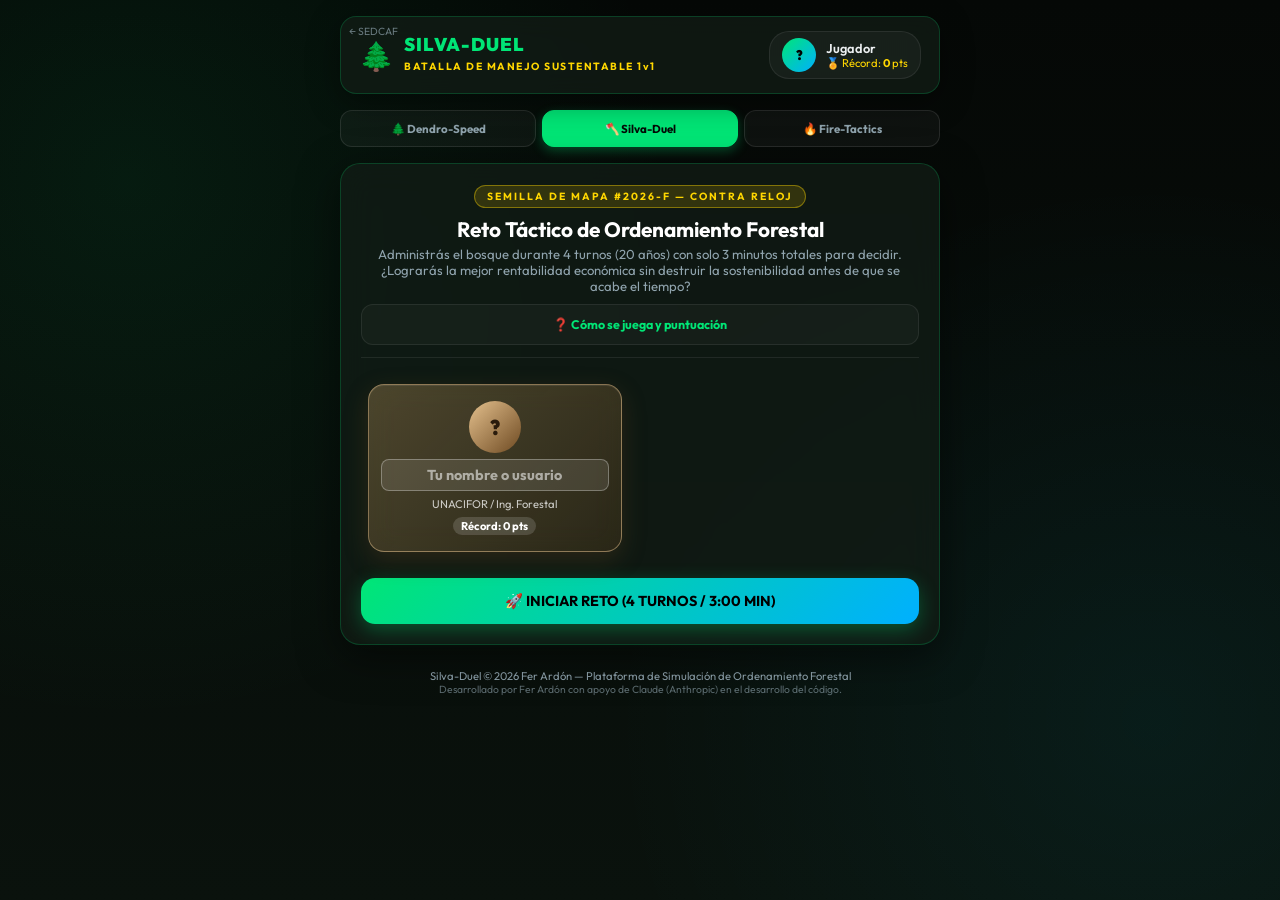
<file: juegos-forestales/silva_duel.html>
<!DOCTYPE html>
<html lang="es">
<head>
  <meta charset="UTF-8">
  <meta name="viewport" content="width=device-width, initial-scale=1.0">
  <title>SILVA-DUEL - Batalla de Manejo Forestal Sostenible</title>
  <link rel="preconnect" href="https://fonts.googleapis.com">
  <link rel="preconnect" href="https://fonts.gstatic.com" crossorigin>
  <link href="https://fonts.googleapis.com/css2?family=Outfit:wght@300;400;600;700;900&family=JetBrains+Mono:wght@400;700&display=swap" rel="stylesheet">
  <link rel="stylesheet" href="styles.css">
  <link rel="manifest" href="manifest.json">
  <link rel="icon" href="icon.svg" type="image/svg+xml">
  <link rel="apple-touch-icon" href="icon.svg">
  <meta name="theme-color" content="#070B09">
  <style>
    /* Silva Duel Specific Styles */
    .duel-grid-layout {
      display: grid;
      grid-template-columns: 1fr;
      gap: 14px;
    }

    .forest-map-container {
      background: rgba(0, 0, 0, 0.4);
      border: 1px solid var(--border-glass);
      border-radius: 16px;
      padding: 12px;
      display: flex;
      flex-direction: column;
      gap: 8px;
    }

    .map-header {
      display: flex;
      justify-content: space-between;
      align-items: center;
      font-size: 0.8rem;
    }

    .grid-6x6 {
      display: grid;
      grid-template-columns: repeat(4, 1fr);
      gap: 8px;
      margin-top: 4px;
    }

    .parcel-cell {
      background: rgba(0, 230, 118, 0.08);
      border: 1px solid rgba(0, 230, 118, 0.2);
      border-radius: 10px;
      aspect-ratio: 1;
      display: flex;
      flex-direction: column;
      align-items: center;
      justify-content: center;
      cursor: pointer;
      padding: 4px;
      transition: all 0.2s ease;
      position: relative;
    }

    .parcel-cell:hover {
      background: rgba(0, 230, 118, 0.2);
      border-color: var(--primary-emerald);
      transform: scale(1.03);
    }

    .parcel-cell.selected {
      border: 2px solid var(--accent-gold);
      box-shadow: 0 0 12px rgba(255, 215, 0, 0.4);
      background: rgba(255, 215, 0, 0.15);
    }

    .parcel-icon {
      font-size: 1.6rem;
      line-height: 1;
    }

    .parcel-label {
      font-size: 0.65rem;
      font-weight: 700;
      color: var(--text-main);
      margin-top: 2px;
      text-align: center;
    }

    .parcel-vol {
      font-size: 0.6rem;
      color: var(--accent-neon);
      font-family: var(--font-mono);
    }

    .parcel-status-tag {
      position: absolute;
      top: 2px;
      right: 2px;
      font-size: 0.55rem;
      padding: 1px 4px;
      border-radius: 4px;
      font-weight: 800;
    }

    .tag-protected { background: rgba(0, 229, 255, 0.3); color: #00E5FF; }
    .tag-harvested { background: rgba(255, 61, 0, 0.3); color: #FF3D00; }
    .tag-thinned { background: rgba(255, 215, 0, 0.3); color: #FFD700; }

    /* Action Panel */
    .action-panel {
      background: rgba(255, 255, 255, 0.03);
      border: 1px solid rgba(255, 255, 255, 0.08);
      border-radius: 14px;
      padding: 12px;
      display: flex;
      flex-direction: column;
      gap: 10px;
    }

    .action-panel h4 {
      font-size: 0.85rem;
      color: var(--primary-emerald);
    }

    .actions-grid {
      display: grid;
      grid-template-columns: 1fr 1fr;
      gap: 8px;
    }

    .act-btn {
      background: rgba(255, 255, 255, 0.05);
      border: 1px solid rgba(255, 255, 255, 0.12);
      color: var(--text-main);
      padding: 10px 8px;
      border-radius: 10px;
      font-family: var(--font-family);
      font-size: 0.75rem;
      font-weight: 700;
      cursor: pointer;
      display: flex;
      flex-direction: column;
      align-items: center;
      gap: 4px;
      transition: all 0.2s ease;
    }

    .act-btn:hover:not(:disabled) {
      background: rgba(0, 230, 118, 0.15);
      border-color: var(--primary-emerald);
    }

    .act-btn:disabled {
      opacity: 0.4;
      cursor: not-allowed;
    }

    .turn-bar {
      display: flex;
      justify-content: space-between;
      align-items: center;
      background: rgba(0, 0, 0, 0.5);
      padding: 10px 14px;
      border-radius: 12px;
      border: 1px solid var(--border-glass);
    }

    .turn-year {
      font-size: 1rem;
      font-weight: 900;
      color: var(--accent-gold);
    }

    /* Comparison metrics HUD */
    .metrics-hud {
      display: grid;
      grid-template-columns: 1fr 1fr 1fr;
      gap: 8px;
      text-align: center;
    }

    .m-card {
      background: rgba(0, 0, 0, 0.3);
      padding: 8px;
      border-radius: 10px;
      border: 1px solid rgba(255, 255, 255, 0.05);
    }

    .m-card .m-label { font-size: 0.65rem; color: var(--text-muted); }
    .m-card .m-val { font-size: 0.85rem; font-weight: 800; color: #FFF; }
  </style>
</head>
<body>
  <div id="app-container">
    <!-- Header -->
    <header class="app-header"><a href="https://ferardon.github.io/sedcaf/#productos" style="position:absolute;top:8px;left:8px;font-size:0.65rem;color:var(--text-muted);text-decoration:none;opacity:0.7;">← SEDCAF</a>
      <div class="logo-area">
        <span class="icon">🌲</span>
        <div>
          <h1 class="app-title">SILVA-DUEL</h1>
          <span class="app-subtitle">BATALLA DE MANEJO SUSTENTABLE 1v1</span>
        </div>
      </div>
      <div class="user-profile-badge">
        <div class="avatar">?</div>
        <div class="user-info">
          <span class="user-name">Jugador</span>
          <span class="user-elo">🏅 Récord: <strong id="user-elo-val">0</strong> pts</span>
        </div>
      </div>
    </header>

    <!-- Game Switcher -->
    <nav class="game-switcher">
      <a href="index.html" class="game-switch-btn">🌲 Dendro-Speed</a>
      <a href="silva_duel.html" class="game-switch-btn active">🪓 Silva-Duel</a>
      <a href="fire_tactics.html" class="game-switch-btn">🔥 Fire-Tactics</a>
    </nav>

    <!-- Main Content -->
    <main id="main-content">
      <!-- LOBBY SCREEN -->
      <section id="lobby-screen" class="card glass">
        <div class="arena-hero">
          <div class="vs-badge">SEMILLA DE MAPA #2026-F — CONTRA RELOJ</div>
          <h2>Reto Táctico de Ordenamiento Forestal</h2>
          <p>Administrás el bosque durante 4 turnos (20 años) con solo 3 minutos totales para decidir. ¿Lograrás la mejor rentabilidad económica sin destruir la sostenibilidad antes de que se acabe el tiempo?</p>
          <details class="how-to-play">
            <summary>❓ Cómo se juega y puntuación</summary>
            <div class="htp-body">
              Administrás un rodal de <strong>16 parcelas</strong> durante <strong>4 turnos de 5 años</strong> cada uno (20 años simulados), con <strong>3 minutos totales</strong> para tomar todas tus decisiones antes de que se acabe el reloj.
              <ul>
                <li><strong>🪓 Raleo (30%):</strong> +$1,200 y preserva el ecosistema, pero reduce el volumen de esa parcela un 30%.</li>
                <li><strong>🚜 Corta Final:</strong> +$22 por cada m³ de la parcela, pero baja tu sostenibilidad -8.5% y deja la parcela en 0.</li>
                <li><strong>🌱 Reforestar:</strong> cuesta -$800, solo en parcelas ya cortadas, sube tu sostenibilidad +6%.</li>
                <li><strong>🛡️ Zona Reserva:</strong> protege la parcela de cualquier tratamiento futuro y suma +10% de sostenibilidad.</li>
              </ul>
              Las franjas de río vienen protegidas por ley desde el inicio — no se pueden tocar. Al presionar "Avanzar 5 años" los árboles crecen solos y pasás al siguiente turno.<br><br>
              <strong>Puntaje final</strong> = (VAN total en $ × 0.5) + (Sostenibilidad % × 150), comparado contra tu mejor marca. Si se acaba el reloj antes del turno 4, la partida termina con lo que llevabas hasta ahí.
            </div>
          </details>
        </div>

        <div class="matchmaking-box">
          <div class="player-card" style="margin:0 auto;">
            <div class="avatar lg">?</div>
            <input type="text" class="player-name-input" placeholder="Tu nombre o usuario" maxlength="24">
            <p class="uni">UNACIFOR / Ing. Forestal</p>
            <span class="badge elo" id="silva-best-badge">Récord: 0 pts</span>
          </div>
        </div>

        <button id="btn-start-duel" class="btn btn-primary btn-block">
          <span>🚀 INICIAR RETO (4 TURNOS / 3:00 MIN)</span>
        </button>
      </section>

      <!-- GAMEPLAY DUEL SCREEN -->
      <section id="duel-gameplay-screen" class="card glass hidden">
        <!-- Turn Header Bar -->
        <div class="turn-bar">
          <div>
            <span style="font-size:0.7rem; color:var(--text-muted);">SIMULACIÓN ACADÉMICA</span>
            <div class="turn-year" id="current-year-display">AÑO 2026 (Turno 1/4)</div>
          </div>
          <div style="text-align:center;">
            <span style="font-size:0.7rem; color:var(--text-muted);">TIEMPO RESTANTE</span>
            <div class="turn-year" id="duel-timer" style="color:var(--danger-red);">03:00</div>
          </div>
          <button id="btn-next-turn" class="btn btn-accent">
            ▶️ AVANZAR 5 AÑOS
          </button>
        </div>

        <!-- Metrics Comparison HUD -->
        <div class="metrics-hud">
          <div class="m-card">
            <div class="m-label">VAN (Ganancia $)</div>
            <div class="m-val" id="my-van">$0.00</div>
          </div>
          <div class="m-card">
            <div class="m-label">Sostenibilidad</div>
            <div class="m-val" id="my-sost" style="color:var(--primary-emerald);">100%</div>
          </div>
          <div class="m-card">
            <div class="m-label">CO₂ Capturado</div>
            <div class="m-val" id="my-co2">120.0 t</div>
          </div>
        </div>

        <div class="duel-grid-layout">
          <!-- Forest Grid Map -->
          <div class="forest-map-container">
            <div class="map-header">
              <span><strong>RODAL FORESTAL (16 PARCELAS)</strong></span>
              <span id="selected-parcel-info" style="color:var(--accent-gold);">Selecciona una parcela</span>
            </div>

            <div class="grid-6x6" id="forest-grid">
              <!-- 16 Parcels populated dynamically -->
            </div>
          </div>

          <!-- Action Panel for Selected Parcel -->
          <div class="action-panel">
            <h4 id="action-panel-title">Acción sobre Parcela Seleccionada</h4>
            <p id="action-panel-desc" style="font-size:0.75rem; color:var(--text-muted);">
              Toca cualquier parcela del mapa para aplicar tratamientos silviculturales.
            </p>

            <div class="actions-grid">
              <button class="act-btn" id="act-thin" disabled>
                <span>🪓 Raleo (30%)</span>
                <small style="color:var(--primary-emerald);">$+1,200.00 | Preserva ecosistema</small>
              </button>
              <button class="act-btn" id="act-harvest" disabled>
                <span>🚜 Corta Final</span>
                <small style="color:var(--accent-gold);">$+4,500.00 | Reduce Sostenibilidad</small>
              </button>
              <button class="act-btn" id="act-reforest" disabled>
                <span>🌱 Reforestar</span>
                <small style="color:var(--accent-neon);">$-800.00 | Recupera Bosque</small>
              </button>
              <button class="act-btn" id="act-protect" disabled>
                <span>🛡️ Zona Reserva</span>
                <small style="color:var(--primary-emerald); font-weight:800;">Protección Microcuenca</small>
              </button>
            </div>
          </div>
        </div>
      </section>

      <!-- RESULTS DUEL SCREEN -->
      <section id="duel-results-screen" class="card glass hidden">
        <div class="result-header text-center">
          <div id="duel-trophy" class="result-trophy">🏆</div>
          <h2 id="duel-result-title">¡VICTORIA EN ORDENAMIENTO!</h2>
          <p id="duel-result-subtitle">Has logrado el Índice de Manejo Sostenible más alto en los 20 años simulados.</p>
        </div>

        <div class="result-stats-grid">
          <div class="stat-card">
            <span class="label">Tu VAN Total</span>
            <span class="value" id="res-my-van">$12,400.00</span>
          </div>
          <div class="stat-card">
            <span class="label">Récord Anterior</span>
            <span class="value" id="res-opp-van">$9,800.00</span>
          </div>
          <div class="stat-card">
            <span class="label">Tu Sostenibilidad</span>
            <span class="value" id="res-my-sost" style="color:var(--primary-emerald);">92.5%</span>
          </div>
          <div class="stat-card highlight">
            <span class="label">Mejor Puntaje</span>
            <span class="value" id="res-new-elo">1,548</span>
          </div>
        </div>

        <div class="action-buttons">
          <button id="btn-duel-again" class="btn btn-primary">⚔️ Volver a Jugar</button>
          <button onclick="window.location.href='index.html'" class="btn btn-secondary">⚡ Ir a Arena Dendro</button>
        </div>
      </section>
    </main>

    <footer class="app-footer">
      <p>Silva-Duel &copy; 2026 Fer Ardón — Plataforma de Simulación de Ordenamiento Forestal</p>
      <p style="font-size:0.65rem; opacity:0.6;">Desarrollado por Fer Ardón con apoyo de Claude (Anthropic) en el desarrollo del código.</p>
    </footer>
  </div>

  <script src="silva_duel.js"></script>
  <script>
    if ("serviceWorker" in navigator) {
      window.addEventListener("load", () => navigator.serviceWorker.register("sw.js"));
    }
  </script>
</body>
</html>
</file>
<file: iurishn/style.css>
/* ==========================================
   IURIS HN — SISTEMA DE ESTILOS PROFESIONAL
   Diseño Premium: Azul Espacio Profundo y Oro
   ========================================== */

/* --- Variables de Diseño --- */
:root {
    --bg-primary: #060b11;
    --bg-secondary: #0b131f;
    --bg-tertiary: #121e2f;
    --bg-card: rgba(18, 30, 47, 0.7);
    
    --accent-gold: #d4af37;
    --accent-gold-hover: #f1c40f;
    --accent-gold-glow: rgba(212, 175, 55, 0.2);
    --accent-blue: #3b82f6;
    --accent-blue-glow: rgba(59, 130, 246, 0.15);
    
    --text-primary: #ffffff;
    --text-secondary: #94a3b8;
    --text-muted: #64748b;
    
    --border-gold: rgba(212, 175, 55, 0.15);
    --border-soft: rgba(255, 255, 255, 0.08);
    
    --font-title: 'Outfit', sans-serif;
    --font-body: 'Inter', sans-serif;
    
    --transition-fast: 0.2s ease;
    --transition-normal: 0.3s ease;
    --transition-slow: 0.5s cubic-bezier(0.16, 1, 0.3, 1);
    
    --container-width: 1200px;
    --header-height: 96px;
}

/* --- Reseteo Estándar --- */
* {
    box-sizing: border-box;
    margin: 0;
    padding: 0;
    scroll-behavior: smooth;
}

body {
    background-color: var(--bg-primary);
    color: var(--text-primary);
    font-family: var(--font-body);
    line-height: 1.6;
    overflow-x: hidden;
    -webkit-font-smoothing: antialiased;
}

/* --- Estructura y Contenedores --- */
.container {
    max-width: var(--container-width);
    margin: 0 auto;
    padding: 0 24px;
}

.sub-label {
    display: inline-block;
    color: var(--accent-gold);
    font-family: var(--font-title);
    font-size: 0.85rem;
    font-weight: 600;
    text-transform: uppercase;
    letter-spacing: 2px;
    margin-bottom: 12px;
}

.section-title {
    font-family: var(--font-title);
    font-size: 2.25rem;
    font-weight: 700;
    line-height: 1.25;
    margin-bottom: 16px;
    letter-spacing: -0.02em;
}

.section-desc {
    color: var(--text-secondary);
    font-size: 1.1rem;
    max-width: 600px;
    margin-bottom: 40px;
}

/* --- Botones --- */
.btn {
    display: inline-flex;
    align-items: center;
    justify-content: center;
    gap: 10px;
    padding: 14px 28px;
    border-radius: 8px;
    font-family: var(--font-title);
    font-size: 0.95rem;
    font-weight: 600;
    text-decoration: none;
    transition: all var(--transition-normal);
    cursor: pointer;
}

.btn-primary {
    background: linear-gradient(135deg, var(--accent-gold) 0%, #b8860b 100%);
    color: #000000;
    box-shadow: 0 4px 20px var(--accent-gold-glow);
    border: none;
}

.btn-primary:hover {
    background: linear-gradient(135deg, var(--accent-gold-hover) 0%, var(--accent-gold) 100%);
    box-shadow: 0 6px 24px rgba(212, 175, 55, 0.4);
    transform: translateY(-2px);
}

.btn-outline {
    background: transparent;
    color: var(--text-primary);
    border: 1px solid var(--border-soft);
}

.btn-outline:hover {
    border-color: var(--accent-gold);
    background: rgba(212, 175, 55, 0.05);
    color: var(--accent-gold);
    transform: translateY(-2px);
}

.btn-secondary {
    background: linear-gradient(135deg, #25D366 0%, #1aa650 100%) !important;
    color: #ffffff !important;
    border: none;
    box-shadow: 0 4px 20px rgba(37, 211, 102, 0.4);
    font-weight: 700;
}

.btn-secondary:hover {
    background: linear-gradient(135deg, #34e37a 0%, #25D366 100%) !important;
    box-shadow: 0 6px 26px rgba(37, 211, 102, 0.55);
    transform: translateY(-2px);
}

.btn-whatsapp {
    background: #25D366 !important;
    color: #ffffff !important;
    border: none;
    width: 48px;
    height: 48px;
    padding: 0 !important;
    border-radius: 50%;
    box-shadow: 0 4px 16px rgba(37, 211, 102, 0.4);
}

.btn-whatsapp:hover {
    background: #1eb85a !important;
    box-shadow: 0 6px 20px rgba(37, 211, 102, 0.55);
    transform: translateY(-2px);
}

/* --- Barra de Navegación --- */
.navbar {
    height: var(--header-height);
    background: rgba(6, 11, 17, 0.85);
    backdrop-filter: blur(12px);
    border-bottom: 1px solid var(--border-soft);
    position: fixed;
    top: 0;
    left: 0;
    right: 0;
    z-index: 1000;
    transition: all var(--transition-normal);
}

.nav-container {
    display: flex;
    align-items: center;
    justify-content: space-between;
    height: 100%;
}

.logo-wrap {
    display: flex;
    align-items: center;
    gap: 12px;
    text-decoration: none;
}

.logo-img {
    height: 76px;
    width: auto;
    object-fit: contain;
}

.logo-text {
    font-family: var(--font-title);
    font-size: 1.5rem;
    font-weight: 800;
    color: var(--text-primary);
    letter-spacing: -0.01em;
}

.accent-gold {
    color: var(--accent-gold);
}

.nav-links {
    display: flex;
    align-items: center;
    list-style: none;
    gap: 32px;
}

.nav-links a {
    color: var(--text-secondary);
    text-decoration: none;
    font-size: 0.95rem;
    font-weight: 500;
    transition: color var(--transition-fast);
}

.nav-links a:hover,
.nav-links a.active {
    color: var(--accent-gold);
}

.nav-links a.back-to-sedcaf {
    color: var(--accent-blue);
    font-weight: 600;
    display: flex;
    align-items: center;
    gap: 6px;
}

.nav-links a.back-to-sedcaf:hover {
    color: #60a5fa;
}

.nav-links a.btn-primary {
    color: #000000 !important;
}

.btn-nav {
    background: rgba(212, 175, 55, 0.1);
    color: var(--accent-gold) !important;
    border: 1px solid var(--border-gold);
    padding: 8px 18px;
    border-radius: 6px;
}

.btn-nav:hover {
    background: var(--accent-gold) !important;
    color: #000000 !important;
    box-shadow: 0 4px 15px var(--accent-gold-glow);
}

.hamburger {
    display: none;
    background: transparent;
    border: none;
    cursor: pointer;
    flex-direction: column;
    gap: 6px;
}

.hamburger .bar {
    width: 25px;
    height: 2px;
    background-color: var(--text-primary);
    transition: all var(--transition-normal);
}

/* --- Hero Section --- */
.hero-section {
    padding-top: calc(var(--header-height) + 60px);
    padding-bottom: 80px;
    position: relative;
}

.hero-bg-glow {
    position: absolute;
    top: -20%;
    left: 30%;
    width: 600px;
    height: 600px;
    background: radial-gradient(circle, rgba(212,175,55,0.08) 0%, rgba(6,11,17,0) 70%);
    z-index: -1;
    pointer-events: none;
}

.hero-grid {
    display: grid;
    grid-template-columns: 1.1fr 0.9fr;
    gap: 48px;
    align-items: center;
}

.badge-fema {
    display: inline-flex;
    align-items: center;
    gap: 8px;
    background: rgba(59, 130, 246, 0.1);
    border: 1px solid rgba(59, 130, 246, 0.2);
    color: #60a5fa;
    padding: 6px 14px;
    border-radius: 20px;
    font-size: 0.8rem;
    font-weight: 600;
    margin-bottom: 24px;
}

.badge-dot {
    width: 8px;
    height: 8px;
    background-color: #3b82f6;
    border-radius: 50%;
    display: inline-block;
    box-shadow: 0 0 8px #3b82f6;
}

.hero-title {
    font-family: var(--font-title);
    font-size: 3.5rem;
    font-weight: 800;
    line-height: 1.15;
    letter-spacing: -0.03em;
    margin-bottom: 20px;
}

.gradient-text {
    background: linear-gradient(135deg, var(--text-primary) 30%, var(--accent-gold) 100%);
    -webkit-background-clip: text;
    -webkit-text-fill-color: transparent;
}

.hero-subtitle {
    color: var(--text-secondary);
    font-size: 1.2rem;
    line-height: 1.6;
    margin-bottom: 36px;
}

.hero-actions {
    display: flex;
    gap: 16px;
}

.hero-visual {
    display: flex;
    justify-content: center;
    position: relative;
}

/* Mockup de Celular CSS */
.phone-mockup {
    width: 290px;
    height: 580px;
    background-color: #000000;
    border-radius: 40px;
    padding: 10px;
    border: 4px solid #1a222f;
    box-shadow: 0 25px 50px -12px rgba(0, 0, 0, 0.7), 
                0 0 30px rgba(212,175,55,0.08);
    position: relative;
    overflow: hidden;
    animation: floatAnimation 6s ease-in-out infinite;
}

.phone-notch {
    width: 110px;
    height: 25px;
    background-color: #000000;
    border-radius: 0 0 15px 15px;
    position: absolute;
    top: 0;
    left: 50%;
    transform: translateX(-50%);
    z-index: 10;
}

.phone-screen {
    background-color: var(--bg-secondary);
    width: 100%;
    height: 100%;
    border-radius: 32px;
    padding: 30px 16px 16px;
    display: flex;
    flex-direction: column;
    gap: 16px;
}

.mock-header {
    display: flex;
    align-items: center;
    gap: 8px;
    border-bottom: 1px solid var(--border-soft);
    padding-bottom: 10px;
}

.mock-icon {
    color: var(--accent-gold);
    font-size: 1rem;
}

.mock-title {
    font-family: var(--font-title);
    font-weight: 700;
    font-size: 0.95rem;
}

.mock-search-bar {
    background-color: var(--bg-tertiary);
    border-radius: 8px;
    padding: 8px 12px;
    display: flex;
    align-items: center;
    gap: 10px;
    color: var(--text-muted);
    font-size: 0.8rem;
    border: 1px solid var(--border-soft);
}

.mock-result-card {
    background-color: var(--bg-card);
    border: 1px solid var(--border-gold);
    border-radius: 10px;
    padding: 12px;
    display: flex;
    flex-direction: column;
    gap: 4px;
}

.mock-tag {
    color: var(--accent-gold);
    font-size: 0.65rem;
    font-weight: 600;
    text-transform: uppercase;
}

.mock-art {
    font-family: var(--font-title);
    font-weight: 700;
    font-size: 0.8rem;
}

.mock-snippet {
    color: var(--text-secondary);
    font-size: 0.7rem;
}

.mock-ai-assistant {
    background-color: rgba(59, 130, 246, 0.05);
    border: 1px solid rgba(59, 130, 246, 0.2);
    border-radius: 10px;
    padding: 12px;
    margin-top: auto;
}

.mock-ai-header {
    display: flex;
    align-items: center;
    gap: 6px;
    color: var(--accent-blue);
    font-size: 0.75rem;
    font-weight: 700;
    margin-bottom: 4px;
}

.mock-ai-text {
    color: var(--text-secondary);
    font-size: 0.68rem;
    line-height: 1.4;
}

@keyframes floatAnimation {
    0% { transform: translateY(0); }
    50% { transform: translateY(-10px); }
    100% { transform: translateY(0); }
}

/* --- Características --- */
.features-section {
    background-color: var(--bg-secondary);
    padding: 100px 0;
    border-top: 1px solid var(--border-soft);
    border-bottom: 1px solid var(--border-soft);
}

.section-header {
    text-align: center;
    display: flex;
    flex-direction: column;
    align-items: center;
    margin-bottom: 60px;
}

.features-grid {
    display: grid;
    grid-template-columns: repeat(auto-fit, minmax(260px, 1fr));
    gap: 24px;
}

.feature-card {
    background: var(--bg-card);
    border: 1px solid var(--border-soft);
    border-radius: 12px;
    padding: 36px 28px;
    transition: all var(--transition-normal);
}

.feature-card:hover {
    border-color: var(--accent-gold);
    transform: translateY(-5px);
    box-shadow: 0 12px 30px rgba(212,175,55,0.05);
}

.feature-icon {
    width: 50px;
    height: 50px;
    background: rgba(212, 175, 55, 0.1);
    border: 1px solid var(--border-gold);
    color: var(--accent-gold);
    border-radius: 10px;
    display: flex;
    align-items: center;
    justify-content: center;
    font-size: 1.3rem;
    margin-bottom: 24px;
    transition: all var(--transition-normal);
}

.feature-card:hover .feature-icon {
    background: var(--accent-gold);
    color: #000000;
}

.feature-card h3 {
    font-family: var(--font-title);
    font-size: 1.25rem;
    margin-bottom: 12px;
}

.feature-card p {
    color: var(--text-secondary);
    font-size: 0.95rem;
    line-height: 1.5;
}

/* --- Simulador Sección --- */
.simulator-section {
    padding: 100px 0;
}

.simulator-layout {
    display: grid;
    grid-template-columns: 0.9fr 1.1fr;
    gap: 60px;
    align-items: center;
}

.query-options {
    display: flex;
    flex-direction: column;
    gap: 12px;
    margin-top: 24px;
    margin-bottom: 30px;
}

.query-btn {
    background: var(--bg-secondary);
    border: 1px solid var(--border-soft);
    color: var(--text-secondary);
    padding: 14px 20px;
    border-radius: 8px;
    text-align: left;
    font-family: var(--font-title);
    font-size: 1rem;
    font-weight: 600;
    cursor: pointer;
    display: flex;
    align-items: center;
    gap: 12px;
    transition: all var(--transition-normal);
}

.query-btn:hover {
    border-color: rgba(212, 175, 55, 0.4);
    color: var(--text-primary);
}

.query-btn.active {
    background: rgba(212, 175, 55, 0.05);
    border-color: var(--accent-gold);
    color: var(--accent-gold);
}

.device-specs {
    display: flex;
    gap: 24px;
}

.spec-item {
    display: flex;
    align-items: center;
    gap: 8px;
    color: var(--text-muted);
    font-size: 0.85rem;
}

.spec-item i {
    color: var(--accent-gold);
}

/* Mockup de Navegador del Simulador */
.browser-mockup {
    background-color: var(--bg-secondary);
    border-radius: 12px;
    border: 1px solid var(--border-soft);
    overflow: hidden;
    box-shadow: 0 20px 40px rgba(0, 0, 0, 0.5);
}

.browser-header {
    background-color: #0b1119;
    padding: 12px 18px;
    display: flex;
    align-items: center;
    gap: 16px;
    border-bottom: 1px solid var(--border-soft);
}

.browser-dots {
    display: flex;
    gap: 6px;
}

.browser-dots span {
    width: 10px;
    height: 10px;
    border-radius: 50%;
    display: inline-block;
}

.browser-dots span:nth-child(1) { background-color: #ff5f56; }
.browser-dots span:nth-child(2) { background-color: #ffbd2e; }
.browser-dots span:nth-child(3) { background-color: #27c93f; }

.browser-tab {
    background-color: var(--bg-secondary);
    color: var(--text-secondary);
    padding: 4px 16px;
    border-radius: 6px 6px 0 0;
    font-size: 0.78rem;
    font-weight: 500;
    border: 1px solid var(--border-soft);
    border-bottom: none;
    margin-bottom: -13px;
}

.browser-body {
    padding: 24px;
    display: flex;
    flex-direction: column;
    gap: 18px;
}

.sim-search-container {
    background-color: var(--bg-tertiary);
    border: 1px solid var(--border-soft);
    border-radius: 8px;
    padding: 12px 16px;
    display: flex;
    align-items: center;
    gap: 12px;
    position: relative;
}

.sim-search-container input {
    background: transparent;
    border: none;
    color: var(--text-primary);
    font-family: var(--font-body);
    font-size: 0.95rem;
    width: 100%;
    outline: none;
}

.search-icon {
    color: var(--accent-gold);
    font-size: 1.1rem;
}

.search-speed {
    font-size: 0.75rem;
    color: var(--accent-gold);
    font-weight: 600;
}

.sim-results {
    display: flex;
    flex-direction: column;
    gap: 14px;
}

.result-header-text {
    font-size: 0.8rem;
    color: var(--text-muted);
    font-weight: 600;
    text-transform: uppercase;
}

.sim-result-card {
    background-color: var(--bg-card);
    border: 1px solid var(--border-soft);
    border-radius: 10px;
    padding: 20px;
    position: relative;
}

.result-meta {
    display: flex;
    justify-content: space-between;
    font-size: 0.75rem;
    margin-bottom: 8px;
}

.law-title {
    color: var(--accent-gold);
    font-weight: 700;
}

.law-decreto {
    color: var(--text-muted);
}

.result-article {
    font-family: var(--font-title);
    font-weight: 700;
    font-size: 1.1rem;
    margin-bottom: 8px;
}

.result-text {
    color: var(--text-secondary);
    font-size: 0.9rem;
    border-left: 3px solid var(--accent-gold);
    padding-left: 12px;
    font-style: italic;
    margin-bottom: 16px;
}

.result-actions {
    display: flex;
    align-items: center;
    gap: 12px;
}

.action-btn {
    background-color: rgba(255,255,255,0.04);
    border: 1px solid var(--border-soft);
    color: var(--text-secondary);
    padding: 6px 14px;
    border-radius: 4px;
    font-size: 0.78rem;
    cursor: pointer;
    display: inline-flex;
    align-items: center;
    gap: 6px;
    transition: all var(--transition-fast);
}

.action-btn:hover {
    border-color: var(--accent-gold);
    color: var(--accent-gold);
    background-color: rgba(212,175,55,0.05);
}

.citation-toast {
    font-size: 0.75rem;
    color: #4ade80;
    opacity: 0;
    transition: opacity 0.3s;
}

.citation-toast.show {
    opacity: 1;
}

/* Tarjeta IA */
.sim-ai-card {
    background-color: rgba(59, 130, 246, 0.03);
    border: 1px solid rgba(59, 130, 246, 0.15);
    border-radius: 10px;
    padding: 18px;
}

.ai-header {
    display: flex;
    align-items: center;
    gap: 8px;
    color: var(--accent-blue);
    font-family: var(--font-title);
    font-weight: 700;
    font-size: 0.88rem;
    margin-bottom: 10px;
}

.ai-status {
    margin-left: auto;
    font-size: 0.7rem;
    color: #4ade80;
    display: flex;
    align-items: center;
    gap: 6px;
}

.pulse-dot {
    width: 6px;
    height: 6px;
    background-color: #4ade80;
    border-radius: 50%;
    box-shadow: 0 0 6px #4ade80;
    animation: pulse 1.8s infinite;
}

.ai-body-text {
    color: var(--text-secondary);
    font-size: 0.85rem;
    line-height: 1.5;
}

@keyframes pulse {
    0% { transform: scale(0.9); opacity: 0.6; }
    50% { transform: scale(1.1); opacity: 1; }
    100% { transform: scale(0.9); opacity: 0.6; }
}

/* --- Sección FEMA --- */
.fema-section {
    background-color: var(--bg-secondary);
    padding: 100px 0;
    position: relative;
    border-top: 1px solid var(--border-soft);
    border-bottom: 1px solid var(--border-soft);
}

.fema-grid {
    display: grid;
    grid-template-columns: 0.8fr 1.2fr;
    gap: 60px;
    align-items: center;
}

.fema-visual {
    display: flex;
    justify-content: center;
}

.fema-img {
    max-width: 100%;
    height: auto;
    border-radius: 12px;
    box-shadow: 0 15px 35px rgba(0, 0, 0, 0.6);
    border: 1px solid var(--border-soft);
}

.fema-content {
    display: flex;
    flex-direction: column;
    justify-content: center;
}

.fema-content p {
    color: var(--text-secondary);
    font-size: 1.1rem;
    margin-bottom: 20px;
}

.fema-quote {
    border-left: 3px solid var(--accent-gold);
    padding-left: 20px;
    margin-top: 20px;
}

.fema-quote blockquote {
    font-size: 1.15rem;
    font-style: italic;
    color: var(--text-primary);
    margin-bottom: 6px;
}

.fema-quote cite {
    font-family: var(--font-title);
    font-size: 0.85rem;
    font-weight: 600;
    color: var(--accent-gold);
    text-transform: uppercase;
    letter-spacing: 1px;
}

/* --- Contacto / Acceso --- */
.contact-section {
    padding: 100px 0;
}

.contact-card {
    background: radial-gradient(circle at 0% 0%, var(--bg-tertiary) 0%, var(--bg-secondary) 100%);
    border: 1px solid var(--border-gold);
    border-radius: 20px;
    padding: 60px 40px;
    text-align: center;
    box-shadow: 0 15px 40px rgba(0,0,0,0.5);
    max-width: 800px;
    margin: 0 auto;
}

.contact-icon {
    font-size: 2.5rem;
    color: var(--accent-gold);
    margin-bottom: 24px;
}

.contact-header h2 {
    font-family: var(--font-title);
    font-size: 2.25rem;
    font-weight: 700;
    margin-bottom: 12px;
}

.contact-header p {
    color: var(--text-secondary);
    font-size: 1.05rem;
    max-width: 600px;
    margin: 0 auto 36px;
}

.email-label {
    font-size: 0.95rem;
    color: var(--text-muted);
    margin-bottom: 12px;
}

.email-display-container {
    display: inline-flex;
    align-items: center;
    background: #060b11;
    border: 1px solid var(--border-soft);
    padding: 8px 8px 8px 24px;
    border-radius: 30px;
    margin-bottom: 30px;
    gap: 16px;
}

.email-address {
    font-family: var(--font-title);
    font-size: 1.15rem;
    font-weight: 600;
    color: var(--text-primary);
}

.btn-copy-email {
    background-color: rgba(212,175,55,0.1);
    border: 1px solid var(--border-gold);
    color: var(--accent-gold);
    padding: 8px 18px;
    border-radius: 20px;
    font-family: var(--font-title);
    font-weight: 600;
    font-size: 0.85rem;
    cursor: pointer;
    transition: all var(--transition-fast);
}

.btn-copy-email:hover {
    background-color: var(--accent-gold);
    color: #000000;
}

.contact-actions {
    display: flex;
    justify-content: center;
    align-items: center;
    gap: 16px;
    flex-wrap: wrap;
}

.link-gold {
    display: inline-flex;
    align-items: center;
    gap: 6px;
    color: var(--accent-gold) !important;
    font-size: 0.85rem;
    font-weight: 600;
    text-decoration: none !important;
    transition: color var(--transition-fast);
}

.link-gold:hover {
    color: var(--accent-gold-hover) !important;
    text-decoration: underline !important;
}

/* --- Footer --- */
.footer {
    background-color: #030508;
    border-top: 1px solid var(--border-soft);
    padding: 60px 0 20px;
}

.footer-grid {
    display: grid;
    grid-template-columns: 1.2fr 0.8fr 1fr;
    gap: 48px;
    margin-bottom: 40px;
}

.footer-brand .logo-wrap {
    margin-bottom: 16px;
}

.footer-brand p {
    color: var(--text-secondary);
    font-size: 0.9rem;
}

.footer-links h4,
.footer-info h4 {
    font-family: var(--font-title);
    font-size: 1.05rem;
    font-weight: 600;
    margin-bottom: 20px;
    text-transform: uppercase;
    letter-spacing: 1px;
    color: var(--accent-gold);
}

.footer-links ul {
    list-style: none;
    display: flex;
    flex-direction: column;
    gap: 10px;
}

.footer-links a {
    color: var(--text-secondary);
    text-decoration: none;
    font-size: 0.9rem;
    transition: color var(--transition-fast);
}

.footer-links a:hover {
    color: var(--accent-gold);
}

.footer-info p {
    color: var(--text-secondary);
    font-size: 0.9rem;
    margin-bottom: 12px;
}

.gaceta-note {
    font-size: 0.8rem !important;
    color: var(--text-muted) !important;
    line-height: 1.5;
}

.footer-bottom {
    text-align: center;
    border-top: 1px solid var(--border-soft);
    padding-top: 20px;
    color: var(--text-muted);
    font-size: 0.82rem;
}

/* --- Responsive Adaptability --- */
@media (max-width: 992px) {
    .hamburger {
        display: flex;
    }
    
    .nav-links {
        display: none;
        flex-direction: column;
        background-color: var(--bg-primary);
        position: absolute;
        top: var(--header-height);
        left: 0;
        right: 0;
        padding: 24px;
        border-bottom: 1px solid var(--border-soft);
        gap: 20px;
    }
    
    .nav-links.show {
        display: flex;
    }
    
    .hero-grid {
        grid-template-columns: 1fr;
        text-align: center;
    }
    
    .hero-title {
        font-size: 2.75rem;
    }
    
    .hero-actions {
        justify-content: center;
    }
    
    .hero-visual {
        margin-top: 40px;
    }
    
    .simulator-layout {
        grid-template-columns: 1fr;
    }
    
    .fema-grid {
        grid-template-columns: 1fr;
    }
    
    .footer-grid {
        grid-template-columns: 1fr;
        gap: 32px;
    }
}

/* ── BOTÓN FLOTANTE WHATSAPP ─────────────────────────────── */
.wa-float-btn {
    position: fixed;
    bottom: 24px;
    right: 24px;
    width: 60px;
    height: 60px;
    background: #25D366;
    border-radius: 50%;
    display: flex;
    align-items: center;
    justify-content: center;
    box-shadow: 0 4px 16px rgba(0,0,0,0.35);
    z-index: 9999;
    text-decoration: none;
    transition: transform 0.2s ease, box-shadow 0.2s ease;
}
.wa-float-btn:hover { transform: scale(1.08); box-shadow: 0 6px 24px rgba(37,211,102,0.5); }
/* Ajustes de celular: evitar que la página se ensanche */
.hero-actions { flex-wrap: wrap; }
.hero-bg-glow { width: min(600px, 70%); }
@media (max-width: 600px) {
    .hero-bg-glow { left: 0; width: 100%; max-width: 100%; }
    .email-display-container { display: flex; flex-wrap: wrap; justify-content: center; max-width: 100%; box-sizing: border-box; padding: 12px 16px; gap: 10px; }
    .email-address { font-size: 0.9rem; overflow-wrap: anywhere; min-width: 0; text-align: center; }
}
@media (max-width: 600px) {
    .wa-float-btn { width: 52px; height: 52px; bottom: 16px; right: 16px; }
    .wa-float-btn svg { width: 24px; height: 24px; }
}
</file>
<file: juegos-forestales/styles.css>
:root {
  --bg-dark: #070B09;
  --panel-bg: rgba(18, 28, 22, 0.75);
  --border-glass: rgba(0, 230, 118, 0.2);
  --primary-emerald: #00E676;
  --primary-hover: #00C853;
  --accent-gold: #FFD700;
  --accent-neon: #00E5FF;
  --danger-red: #FF3D00;
  --text-main: #ECEFF1;
  --text-muted: #90A4AE;
  --bronze: #B08D57;
  --bronze-light: #E4C08D;
  --bronze-dark: #6E4A22;
  --font-family: 'Outfit', -apple-system, BlinkMacSystemFont, sans-serif;
  --font-mono: 'JetBrains Mono', monospace;
}

* {
  box-sizing: border-box;
  margin: 0;
  padding: 0;
}

body {
  background-color: var(--bg-dark);
  background-image: 
    radial-gradient(circle at 10% 20%, rgba(0, 230, 118, 0.08) 0%, transparent 40%),
    radial-gradient(circle at 90% 80%, rgba(0, 229, 255, 0.06) 0%, transparent 40%),
    linear-gradient(180deg, #050806 0%, #0A120D 100%);
  color: var(--text-main);
  font-family: var(--font-family);
  min-height: 100vh;
  display: flex;
  justify-content: center;
  align-items: flex-start;
  padding: 16px;
}

#app-container {
  width: 100%;
  max-width: 600px;
  display: flex;
  flex-direction: column;
  gap: 16px;
}

/* Header */
.app-header {
  position: relative;
  background: var(--panel-bg);
  backdrop-filter: blur(12px);
  border: 1px solid var(--border-glass);
  border-radius: 16px;
  padding: 14px 18px;
  display: flex;
  justify-content: space-between;
  align-items: center;
  box-shadow: 0 8px 32px rgba(0, 0, 0, 0.4);
}

.logo-area {
  display: flex;
  align-items: center;
  gap: 10px;
}

.logo-area .icon {
  font-size: 28px;
}

.app-title {
  font-size: 1.15rem;
  font-weight: 900;
  letter-spacing: 1px;
  color: var(--primary-emerald);
  line-height: 1;
}

.app-subtitle {
  font-size: 0.65rem;
  font-weight: 700;
  letter-spacing: 1.5px;
  color: var(--accent-gold);
}

.user-profile-badge {
  display: flex;
  align-items: center;
  gap: 10px;
  background: rgba(255, 255, 255, 0.04);
  padding: 6px 12px;
  border-radius: 20px;
  border: 1px solid rgba(255, 255, 255, 0.08);
}

.avatar {
  width: 34px;
  height: 34px;
  border-radius: 50%;
  background: linear-gradient(135deg, #00E676, #00B0FF);
  color: #000;
  font-weight: 900;
  font-size: 0.85rem;
  display: flex;
  align-items: center;
  justify-content: center;
}

.user-info {
  display: flex;
  flex-direction: column;
}

.user-name {
  font-size: 0.8rem;
  font-weight: 600;
}

.user-elo {
  font-size: 0.7rem;
  color: var(--accent-gold);
}

/* Game Switcher (navigate between the 3 games) */
.game-switcher {
  display: grid;
  grid-template-columns: repeat(3, 1fr);
  gap: 6px;
}

.game-switch-btn {
  display: flex;
  align-items: center;
  justify-content: center;
  gap: 6px;
  background: rgba(255, 255, 255, 0.04);
  border: 1px solid rgba(255, 255, 255, 0.1);
  color: var(--text-muted);
  font-family: var(--font-family);
  font-size: 0.72rem;
  font-weight: 700;
  padding: 10px 6px;
  border-radius: 12px;
  text-decoration: none;
  text-align: center;
  transition: all 0.2s ease;
}

.game-switch-btn:hover {
  color: var(--text-main);
  border-color: var(--primary-emerald);
}

.game-switch-btn.active {
  background: var(--primary-emerald);
  color: #050B07;
  border-color: var(--primary-emerald);
  box-shadow: 0 4px 12px rgba(0, 230, 118, 0.3);
  cursor: default;
  pointer-events: none;
}

/* Tabs */
.nav-tabs {
  display: grid;
  grid-template-columns: repeat(4, 1fr);
  gap: 6px;
  background: rgba(10, 18, 13, 0.8);
  padding: 6px;
  border-radius: 14px;
  border: 1px solid rgba(255, 255, 255, 0.05);
}

.tab-btn {
  background: transparent;
  border: none;
  color: var(--text-muted);
  font-family: var(--font-family);
  font-size: 0.75rem;
  font-weight: 600;
  padding: 10px 4px;
  border-radius: 10px;
  cursor: pointer;
  transition: all 0.2s ease;
}

.tab-btn:hover {
  color: var(--text-main);
}

.tab-btn.active {
  background: var(--primary-emerald);
  color: #050B07;
  font-weight: 700;
  box-shadow: 0 4px 12px rgba(0, 230, 118, 0.3);
}

/* Card glass */
.card {
  background: var(--panel-bg);
  backdrop-filter: blur(16px);
  border: 1px solid var(--border-glass);
  border-radius: 20px;
  padding: 20px;
  box-shadow: 0 12px 40px rgba(0, 0, 0, 0.5);
  display: flex;
  flex-direction: column;
  gap: 16px;
}

.hidden {
  display: none !important;
}

/* Arena Tab */
.arena-hero {
  text-align: center;
  padding-bottom: 12px;
  border-bottom: 1px solid rgba(255, 255, 255, 0.08);
}

.vs-badge {
  display: inline-block;
  font-size: 0.65rem;
  font-weight: 700;
  letter-spacing: 2px;
  background: rgba(255, 215, 0, 0.15);
  color: var(--accent-gold);
  border: 1px solid rgba(255, 215, 0, 0.4);
  padding: 4px 12px;
  border-radius: 12px;
  margin-bottom: 8px;
}

.arena-hero h2 {
  font-size: 1.3rem;
  color: #FFF;
  margin-bottom: 4px;
}

.arena-hero p {
  font-size: 0.82rem;
  color: var(--text-muted);
}

/* How to play (collapsible) */
.how-to-play {
  margin-top: 10px;
  background: rgba(255, 255, 255, 0.03);
  border: 1px solid rgba(255, 255, 255, 0.08);
  border-radius: 12px;
  padding: 2px 14px;
}

.how-to-play summary {
  cursor: pointer;
  font-size: 0.78rem;
  font-weight: 700;
  color: var(--primary-emerald);
  padding: 10px 0;
  list-style: none;
}

.how-to-play summary::-webkit-details-marker {
  display: none;
}

.how-to-play summary::marker {
  content: "";
}

.how-to-play[open] summary {
  border-bottom: 1px solid rgba(255, 255, 255, 0.08);
}

.how-to-play .htp-body {
  font-size: 0.76rem;
  color: var(--text-muted);
  line-height: 1.6;
  padding: 10px 0 14px;
}

.how-to-play .htp-body strong {
  color: var(--text-main);
}

.how-to-play .htp-body ul {
  margin: 6px 0 10px 18px;
}

.how-to-play .htp-body li {
  margin-bottom: 4px;
}

.matchmaking-box {
  display: grid;
  grid-template-columns: 1fr auto 1fr;
  align-items: center;
  gap: 12px;
  margin: 10px 0;
}

.player-card {
  background: linear-gradient(135deg, rgba(176, 141, 87, 0.38), rgba(110, 74, 34, 0.28));
  backdrop-filter: blur(14px);
  border: 1px solid rgba(228, 192, 141, 0.5);
  border-radius: 16px;
  padding: 16px 12px;
  text-align: center;
  display: flex;
  flex-direction: column;
  align-items: center;
  gap: 6px;
  box-shadow: 0 8px 24px rgba(110, 74, 34, 0.3), inset 0 1px 0 rgba(255, 255, 255, 0.08);
}

.avatar.lg {
  width: 52px;
  height: 52px;
  font-size: 1.3rem;
  background: linear-gradient(135deg, var(--bronze-light), var(--bronze-dark));
  color: #2A1B0C;
}

.player-card h3 {
  font-size: 0.9rem;
  color: #FFFFFF;
}

.player-card .uni {
  font-size: 0.7rem;
  color: rgba(255, 255, 255, 0.75);
}

.player-card .badge.elo {
  background: rgba(255, 255, 255, 0.15);
  color: #FFFFFF;
}

.player-name-input {
  width: 100%;
  background: rgba(255, 255, 255, 0.1);
  border: 1px solid rgba(255, 255, 255, 0.3);
  border-radius: 8px;
  padding: 6px 10px;
  color: #FFFFFF;
  font-family: var(--font-family);
  font-size: 0.9rem;
  font-weight: 700;
  text-align: center;
}

.player-name-input::placeholder {
  color: rgba(255, 255, 255, 0.55);
}

.player-name-input:focus {
  outline: none;
  border-color: var(--bronze-light);
  box-shadow: 0 0 0 2px rgba(228, 192, 141, 0.3);
}

.badge.elo, .badge.elo-opp {
  font-size: 0.7rem;
  font-weight: 700;
  background: rgba(0, 230, 118, 0.15);
  color: var(--primary-emerald);
  padding: 2px 8px;
  border-radius: 10px;
}

.badge.elo-opp {
  background: rgba(0, 229, 255, 0.15);
  color: var(--accent-neon);
}

.vs-divider {
  display: flex;
  flex-direction: column;
  align-items: center;
  justify-content: center;
  position: relative;
}

.vs-text {
  font-size: 1.2rem;
  font-weight: 900;
  color: var(--danger-red);
  font-style: italic;
}

.pulse-ring {
  position: absolute;
  width: 45px;
  height: 45px;
  border-radius: 50%;
  border: 2px solid var(--danger-red);
  animation: pulse 1.5s infinite;
  opacity: 0.5;
}

@keyframes pulse {
  0% { transform: scale(0.8); opacity: 0.8; }
  100% { transform: scale(1.6); opacity: 0; }
}

.arena-settings-grid {
  display: flex;
  flex-direction: column;
  gap: 10px;
}

.setting-group {
  display: flex;
  flex-direction: column;
  gap: 4px;
}

.setting-group label {
  font-size: 0.75rem;
  color: var(--text-muted);
  font-weight: 600;
}

.setting-group select {
  background: rgba(0, 0, 0, 0.4);
  border: 1px solid var(--border-glass);
  color: var(--text-main);
  padding: 10px 14px;
  border-radius: 12px;
  font-family: var(--font-family);
  font-size: 0.85rem;
  outline: none;
}

/* Powerups bar */
.powerups-bar {
  display: flex;
  align-items: center;
  gap: 8px;
  background: rgba(0, 0, 0, 0.3);
  padding: 8px 12px;
  border-radius: 12px;
  border: 1px solid rgba(255, 255, 255, 0.05);
}

.powerup-title {
  font-size: 0.65rem;
  font-weight: 800;
  color: var(--accent-gold);
  letter-spacing: 1px;
}

.btn-powerup {
  background: rgba(255, 255, 255, 0.06);
  border: 1px solid rgba(255, 255, 255, 0.15);
  color: #FFF;
  font-family: var(--font-family);
  font-size: 0.75rem;
  font-weight: 700;
  padding: 6px 10px;
  border-radius: 10px;
  cursor: pointer;
  display: flex;
  align-items: center;
  gap: 4px;
  transition: all 0.2s ease;
}

.btn-powerup:hover:not(:disabled) {
  background: rgba(0, 230, 118, 0.2);
  border-color: var(--primary-emerald);
}

.btn-powerup:disabled {
  opacity: 0.4;
  cursor: not-allowed;
}

.badge-count {
  background: var(--accent-gold);
  color: #000;
  font-size: 0.65rem;
  font-weight: 900;
  padding: 1px 5px;
  border-radius: 8px;
}

.btn {
  border: none;
  font-family: var(--font-family);
  font-weight: 700;
  font-size: 0.9rem;
  padding: 14px 20px;
  border-radius: 14px;
  cursor: pointer;
  transition: all 0.2s ease;
  display: inline-flex;
  align-items: center;
  justify-content: center;
  gap: 8px;
}

.btn-primary {
  background: linear-gradient(135deg, var(--primary-emerald), #00B0FF);
  color: #000;
  box-shadow: 0 6px 20px rgba(0, 230, 118, 0.3);
}

.btn-secondary {
  background: rgba(255, 255, 255, 0.08);
  color: var(--text-main);
  border: 1px solid rgba(255, 255, 255, 0.1);
}

.btn-accent {
  background: linear-gradient(135deg, var(--accent-gold), #FF9100);
  color: #000;
}

.btn-block {
  width: 100%;
}

/* Gameplay HUD */
.match-hud {
  display: flex;
  justify-content: space-between;
  align-items: center;
  background: rgba(0, 0, 0, 0.4);
  padding: 10px 16px;
  border-radius: 16px;
  border: 1px solid rgba(255, 255, 255, 0.06);
}

.hud-player {
  display: flex;
  flex-direction: column;
  align-items: flex-start;
  gap: 4px;
}

.hud-player.opp {
  align-items: flex-end;
}

.hud-name {
  font-size: 0.75rem;
  font-weight: 700;
  color: var(--text-muted);
}

.score-pill {
  background: rgba(0, 230, 118, 0.2);
  color: var(--primary-emerald);
  border: 1px solid var(--primary-emerald);
  font-weight: 800;
  font-size: 0.9rem;
  padding: 2px 10px;
  border-radius: 12px;
}

.score-pill.opp {
  background: rgba(0, 229, 255, 0.2);
  color: var(--accent-neon);
  border-color: var(--accent-neon);
}

.hud-timer {
  display: flex;
  flex-direction: column;
  align-items: center;
}

.timer-circle {
  width: 44px;
  height: 44px;
  border-radius: 50%;
  border: 3px solid var(--accent-gold);
  display: flex;
  align-items: center;
  justify-content: center;
  font-family: var(--font-mono);
  font-weight: 800;
  font-size: 0.95rem;
  color: var(--accent-gold);
  background: rgba(255, 215, 0, 0.1);
}

.round-indicator {
  font-size: 0.65rem;
  color: var(--text-muted);
  margin-top: 2px;
}

.progress-bar-container {
  height: 6px;
  background: rgba(255, 255, 255, 0.05);
  border-radius: 3px;
  overflow: hidden;
}

.progress-fill {
  height: 100%;
  width: 100%;
  background: linear-gradient(90deg, var(--primary-emerald), var(--accent-gold), var(--danger-red));
  transition: width 0.1s linear;
}

/* Problem Card */
.problem-card {
  background: rgba(255, 255, 255, 0.02);
  border: 1px solid rgba(255, 255, 255, 0.08);
  border-radius: 16px;
  padding: 16px;
  display: flex;
  flex-direction: column;
  gap: 14px;
}

.category-header {
  display: flex;
  justify-content: space-between;
  align-items: center;
}

.badge.category {
  font-size: 0.65rem;
  font-weight: 700;
  background: rgba(0, 229, 255, 0.15);
  color: var(--accent-neon);
  padding: 4px 10px;
  border-radius: 10px;
}

.badge.difficulty {
  font-size: 0.65rem;
  font-weight: 800;
  background: rgba(255, 215, 0, 0.15);
  color: var(--accent-gold);
  padding: 4px 10px;
  border-radius: 10px;
}

.question-text {
  font-size: 1.05rem;
  font-weight: 600;
  line-height: 1.4;
  color: #FFF;
}

.problem-visual {
  background: rgba(0, 0, 0, 0.3);
  border-radius: 12px;
  padding: 12px;
  display: flex;
  justify-content: center;
  align-items: center;
  min-height: 90px;
  border: 1px dashed rgba(255, 255, 255, 0.15);
}

.formula-hint {
  font-family: var(--font-mono);
  font-size: 0.8rem;
  color: var(--accent-gold);
  background: rgba(255, 215, 0, 0.08);
  padding: 8px 12px;
  border-radius: 8px;
  border-left: 3px solid var(--accent-gold);
}

.options-grid {
  display: grid;
  grid-template-columns: 1fr 1fr;
  gap: 10px;
}

.option-btn {
  background: rgba(255, 255, 255, 0.05);
  border: 1px solid rgba(255, 255, 255, 0.12);
  color: var(--text-main);
  padding: 14px 12px;
  border-radius: 12px;
  font-family: var(--font-family);
  font-size: 0.95rem;
  font-weight: 600;
  cursor: pointer;
  transition: all 0.15s ease;
  text-align: center;
}

.option-btn:hover {
  background: rgba(0, 230, 118, 0.15);
  border-color: var(--primary-emerald);
  color: #FFF;
}

.option-btn.correct {
  background: var(--primary-emerald) !important;
  color: #000 !important;
  font-weight: 800;
  border-color: var(--primary-emerald) !important;
}

.option-btn.wrong {
  background: var(--danger-red) !important;
  color: #FFF !important;
  border-color: var(--danger-red) !important;
}

.option-btn.hidden-op {
  opacity: 0.2;
  pointer-events: none;
}

/* Results */
.result-trophy {
  font-size: 3.5rem;
  margin-bottom: 6px;
}

.result-stats-grid {
  display: grid;
  grid-template-columns: 1fr 1fr;
  gap: 10px;
  margin: 10px 0;
}

.stat-card {
  background: rgba(255, 255, 255, 0.04);
  border: 1px solid rgba(255, 255, 255, 0.08);
  border-radius: 14px;
  padding: 12px;
  text-align: center;
  display: flex;
  flex-direction: column;
}

.stat-card .label {
  font-size: 0.7rem;
  color: var(--text-muted);
}

.stat-card .value {
  font-size: 1.1rem;
  font-weight: 800;
  color: #FFF;
}

.stat-card.highlight .value {
  color: var(--accent-gold);
}

.breakdown-card {
  background: rgba(0, 0, 0, 0.3);
  padding: 12px;
  border-radius: 12px;
  border: 1px solid rgba(255, 255, 255, 0.05);
}

.breakdown-card h4 {
  font-size: 0.8rem;
  color: var(--accent-neon);
  margin-bottom: 8px;
}

.breakdown-list {
  list-style: none;
  display: flex;
  flex-direction: column;
  gap: 6px;
  font-size: 0.75rem;
}

.breakdown-list li {
  display: flex;
  justify-content: space-between;
  color: var(--text-muted);
}

.breakdown-list li span.ok {
  color: var(--primary-emerald);
  font-weight: 700;
}

.breakdown-list li span.err {
  color: var(--danger-red);
  font-weight: 700;
}

.action-buttons {
  display: flex;
  gap: 10px;
}

.action-buttons .btn {
  flex: 1;
}

/* Leaderboard */
.leaderboard-table {
  display: flex;
  flex-direction: column;
  gap: 6px;
}

.table-row {
  display: grid;
  grid-template-columns: 45px 1fr 1fr 65px;
  align-items: center;
  padding: 10px 12px;
  background: rgba(255, 255, 255, 0.02);
  border: 1px solid rgba(255, 255, 255, 0.05);
  border-radius: 12px;
  font-size: 0.8rem;
}

.table-row.header {
  background: transparent;
  border: none;
  font-weight: 700;
  color: var(--text-muted);
  font-size: 0.7rem;
}

.table-row.my-rank {
  background: rgba(0, 230, 118, 0.15);
  border-color: var(--primary-emerald);
  font-weight: 700;
}

.col-rank {
  font-weight: 800;
}

.col-elo {
  font-family: var(--font-mono);
  color: var(--accent-gold);
  text-align: right;
  font-weight: 700;
}

/* Formulas */
.formula-card {
  background: rgba(255, 255, 255, 0.03);
  border: 1px solid rgba(255, 255, 255, 0.08);
  padding: 12px;
  border-radius: 12px;
  display: flex;
  flex-direction: column;
  gap: 6px;
}

.formula-card h3 {
  font-size: 0.85rem;
  color: var(--primary-emerald);
}

.math-expr {
  font-family: var(--font-mono);
  background: rgba(0, 0, 0, 0.4);
  padding: 8px;
  border-radius: 8px;
  font-size: 0.9rem;
  color: var(--accent-gold);
  text-align: center;
}

.formula-card small {
  font-size: 0.7rem;
  color: var(--text-muted);
}

.app-footer {
  text-align: center;
  font-size: 0.7rem;
  color: var(--text-muted);
  padding: 8px 0;
}
</file>
